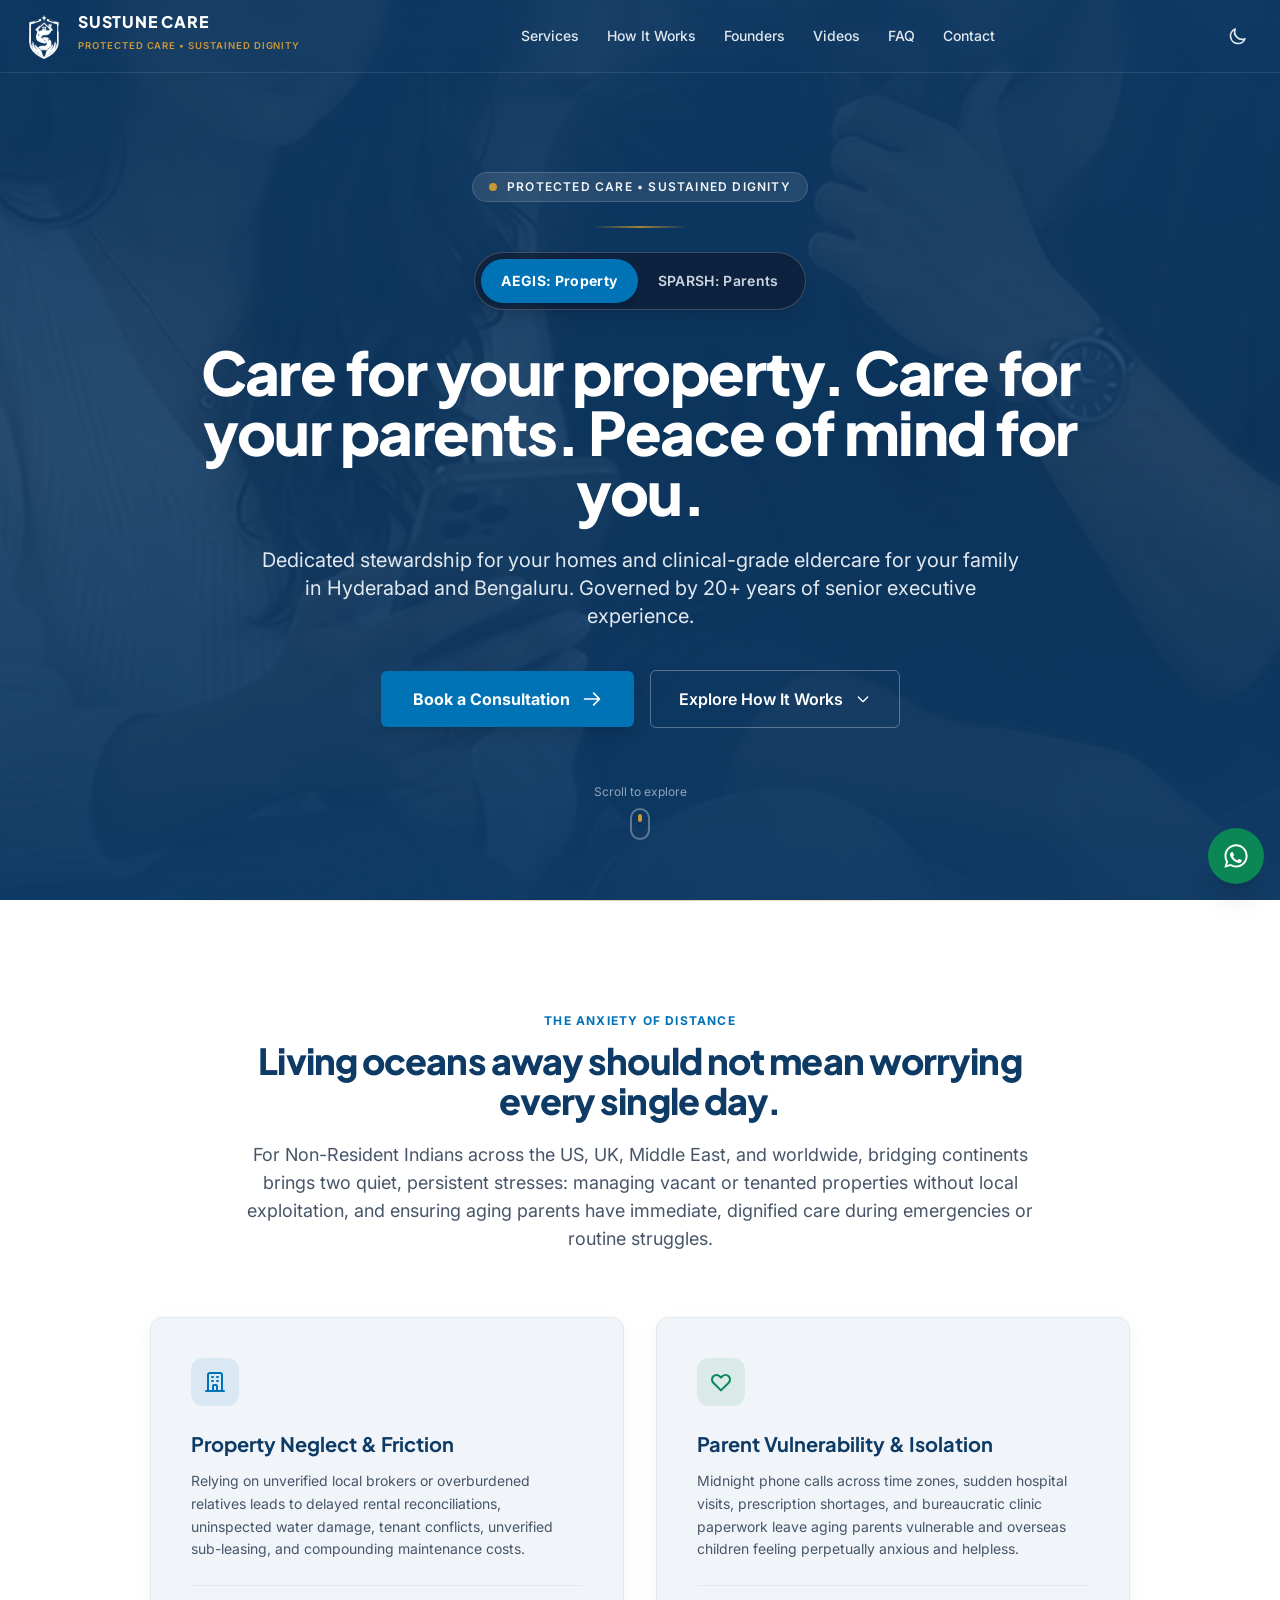
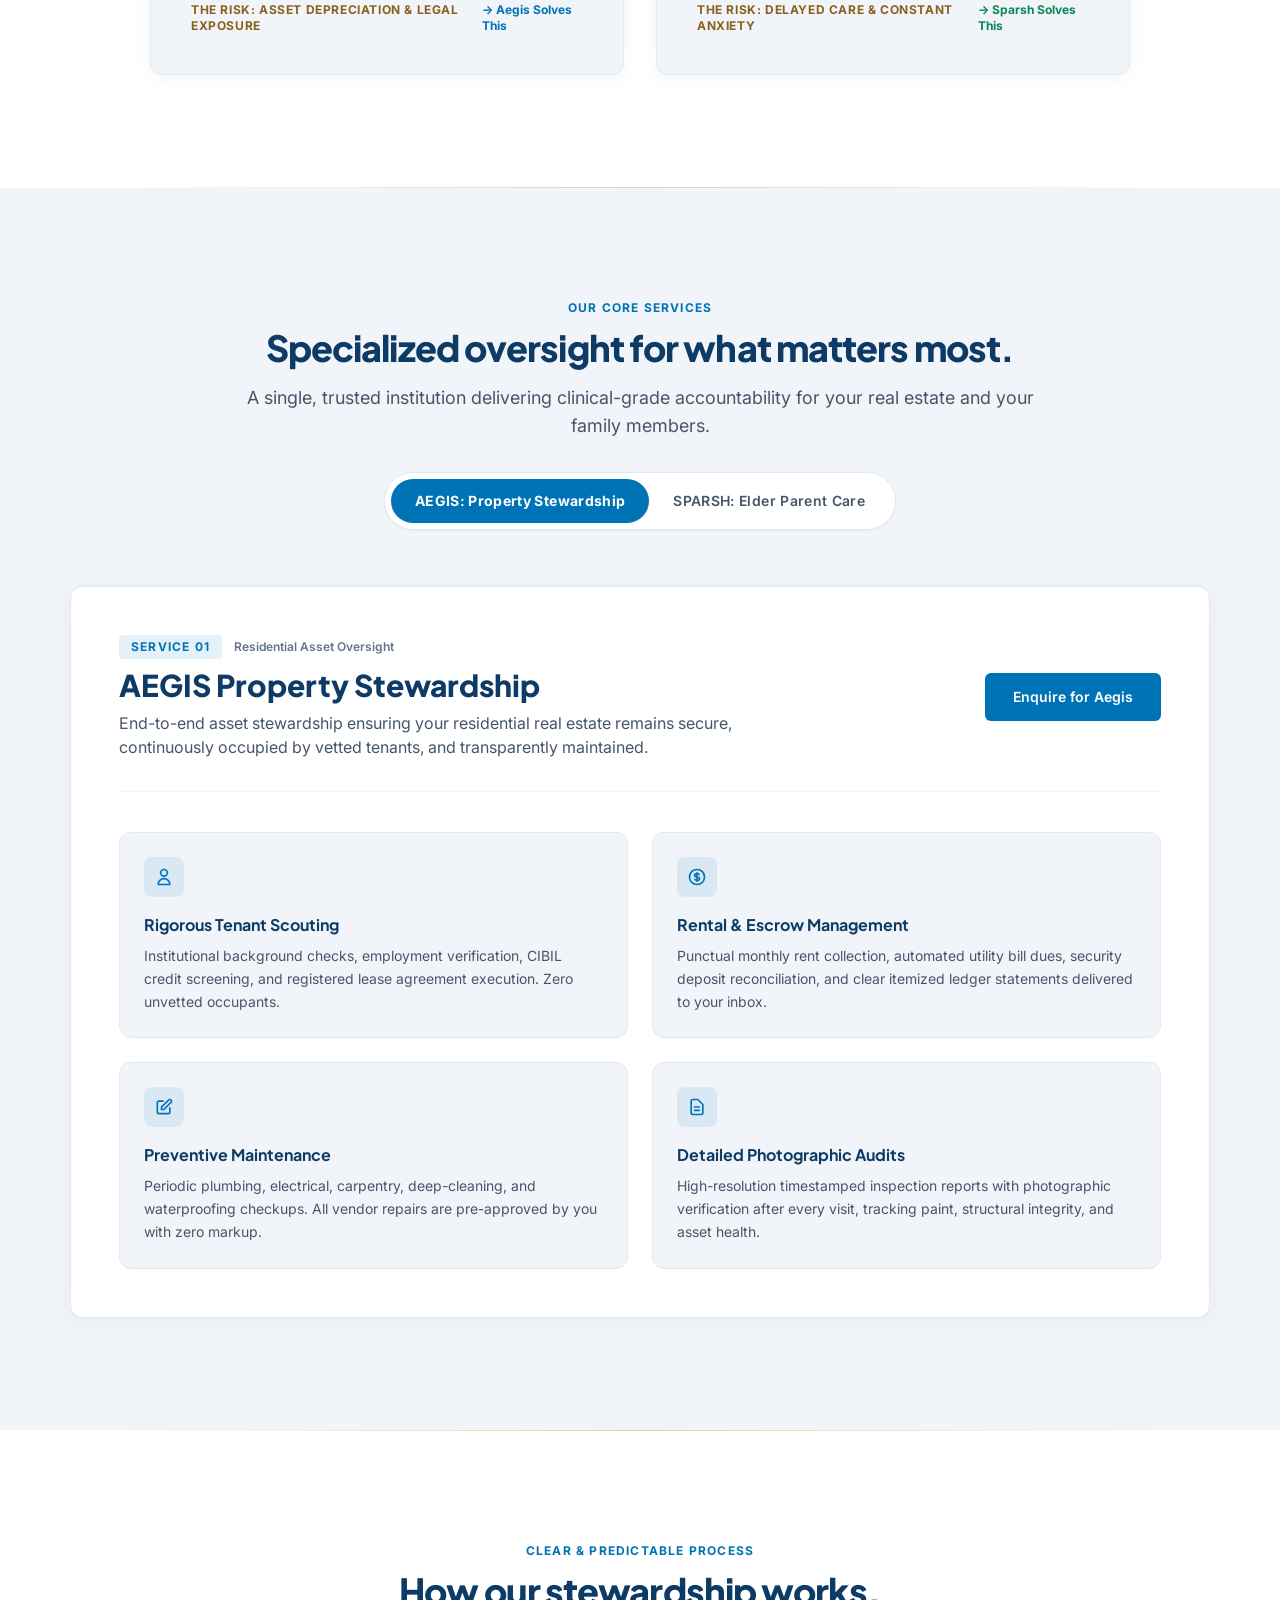
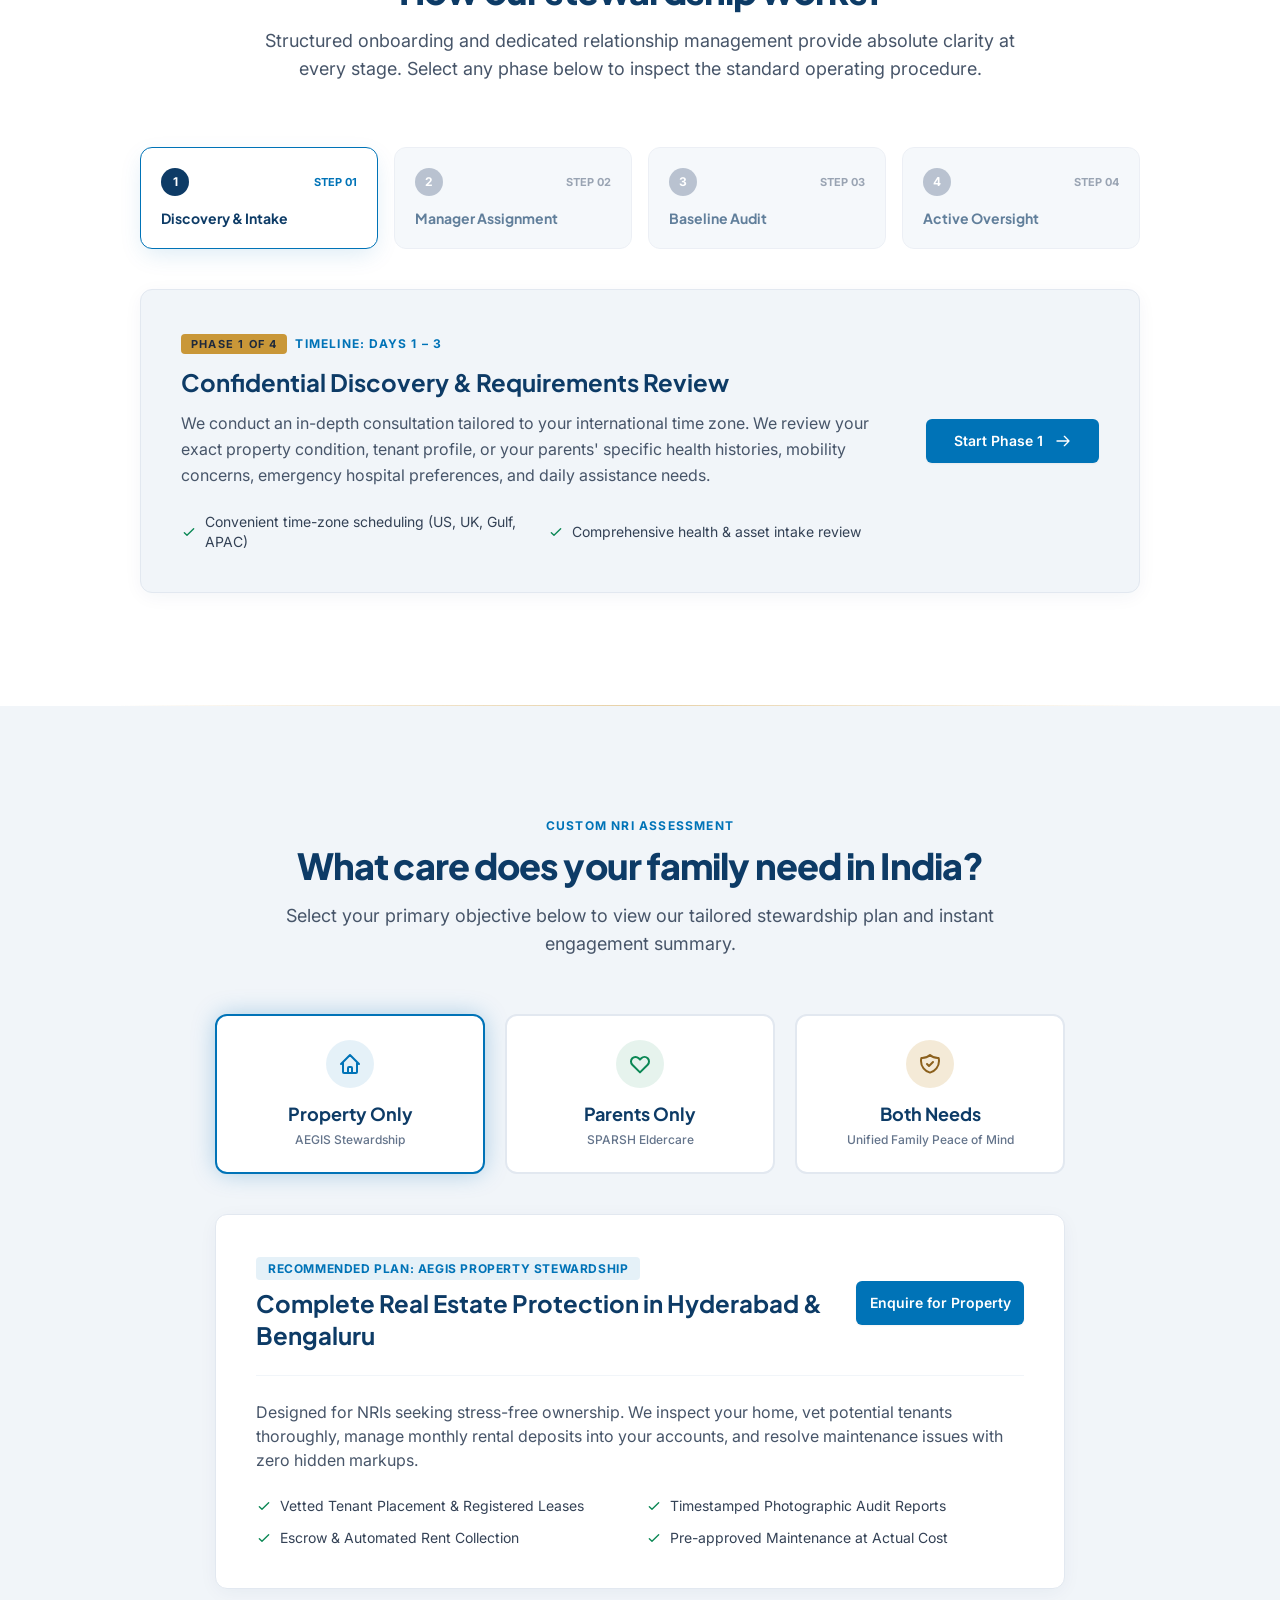
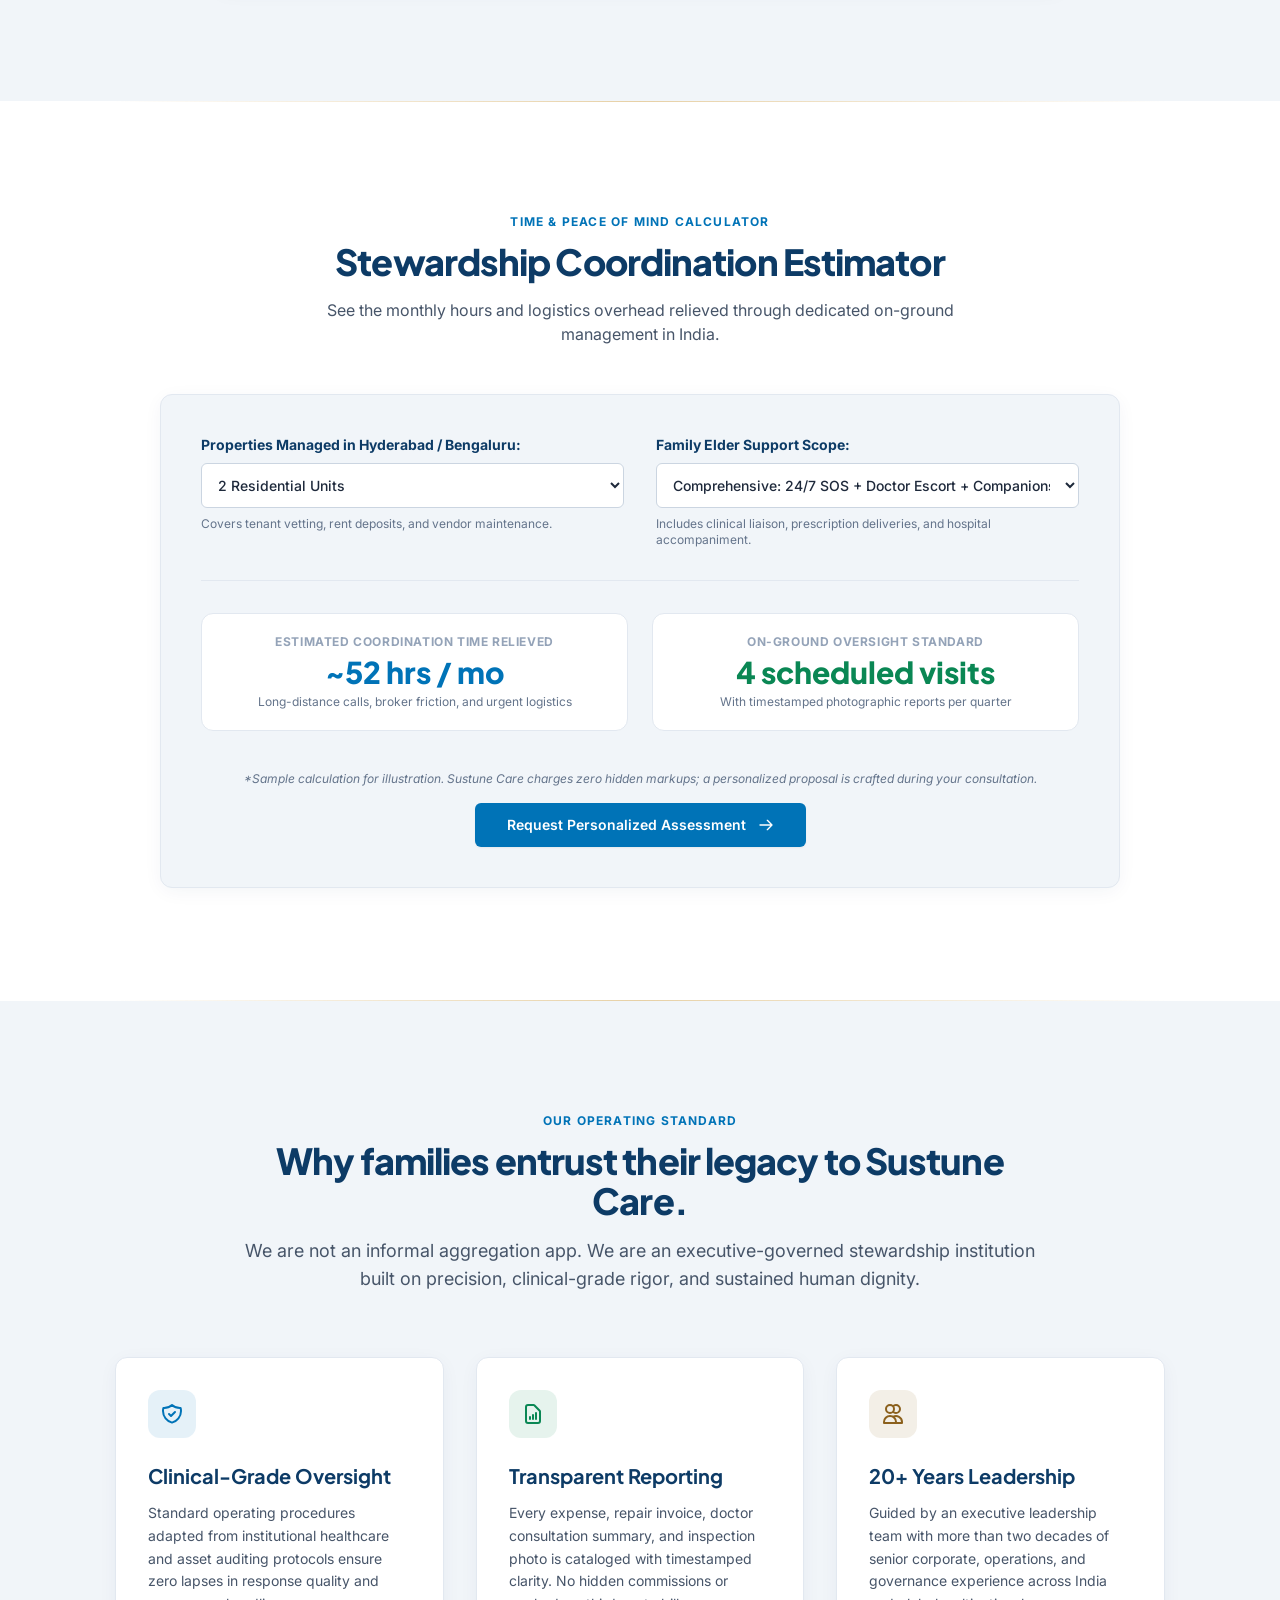
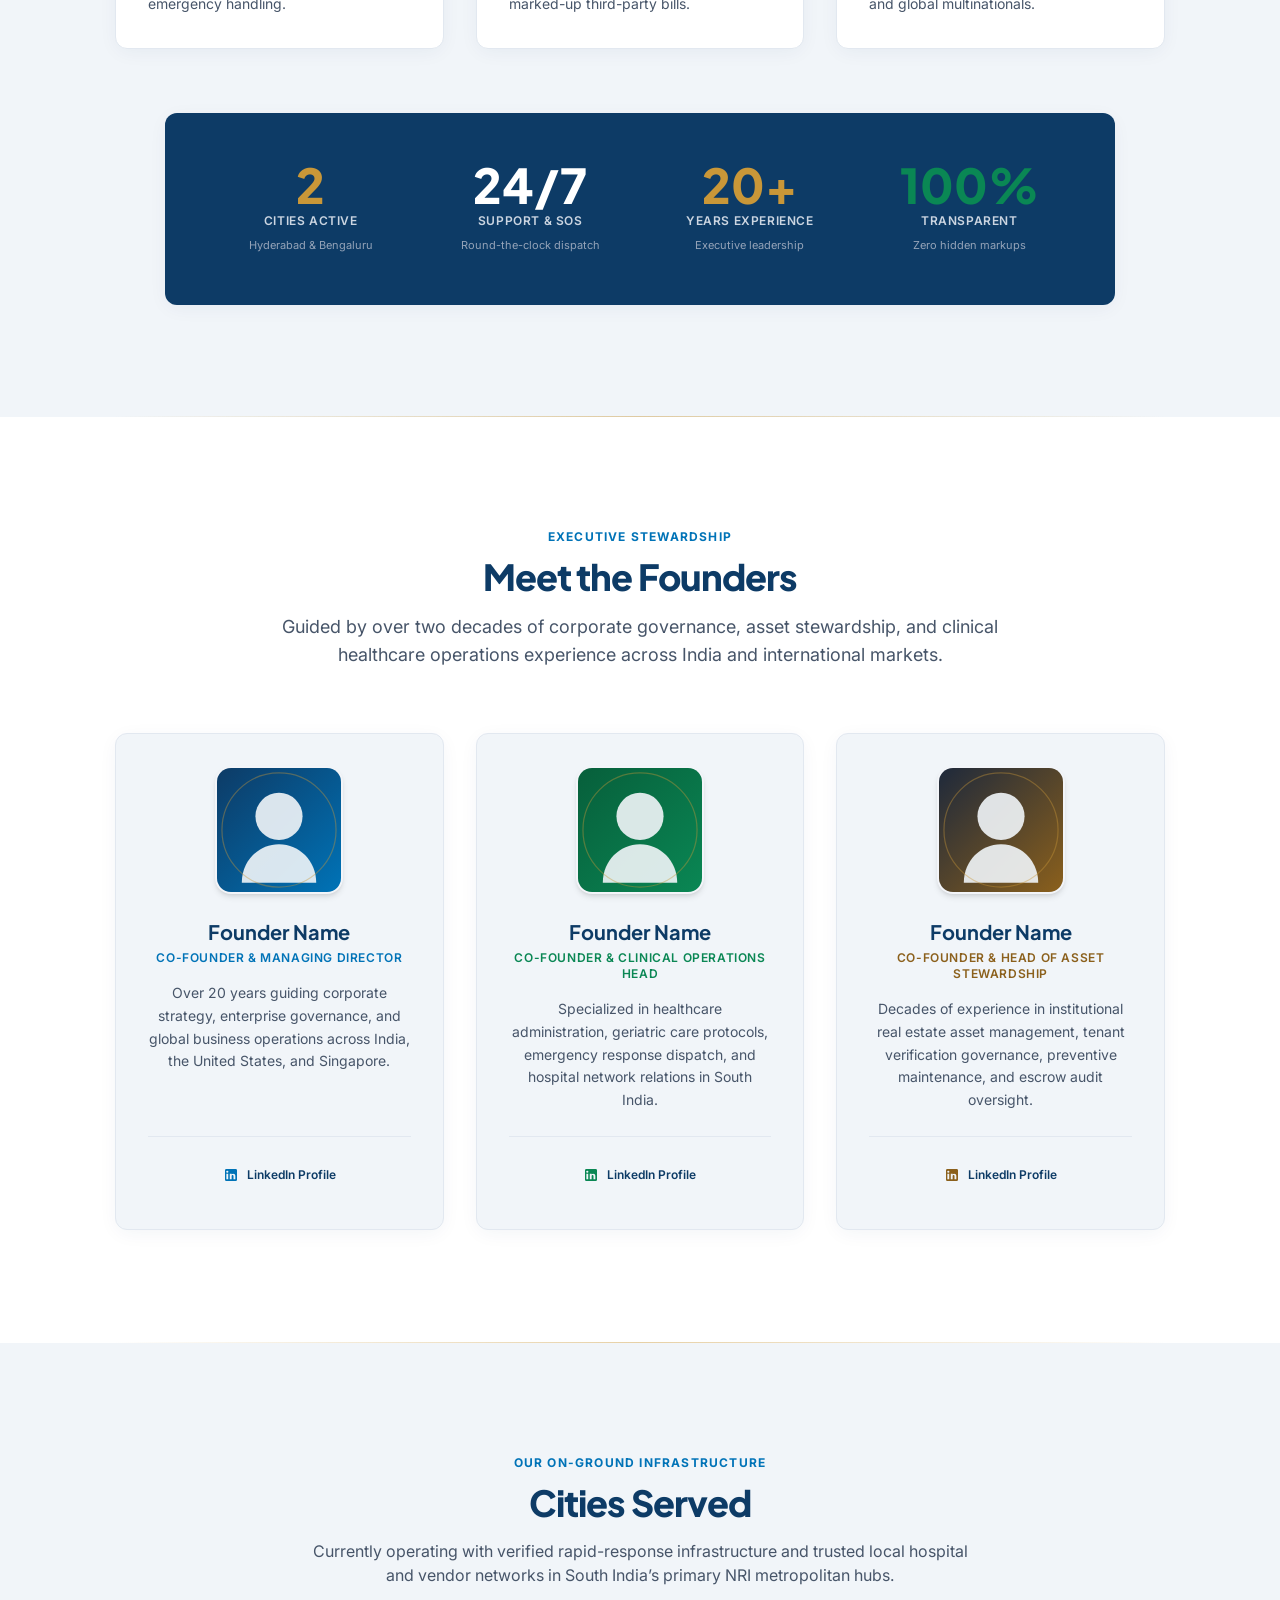
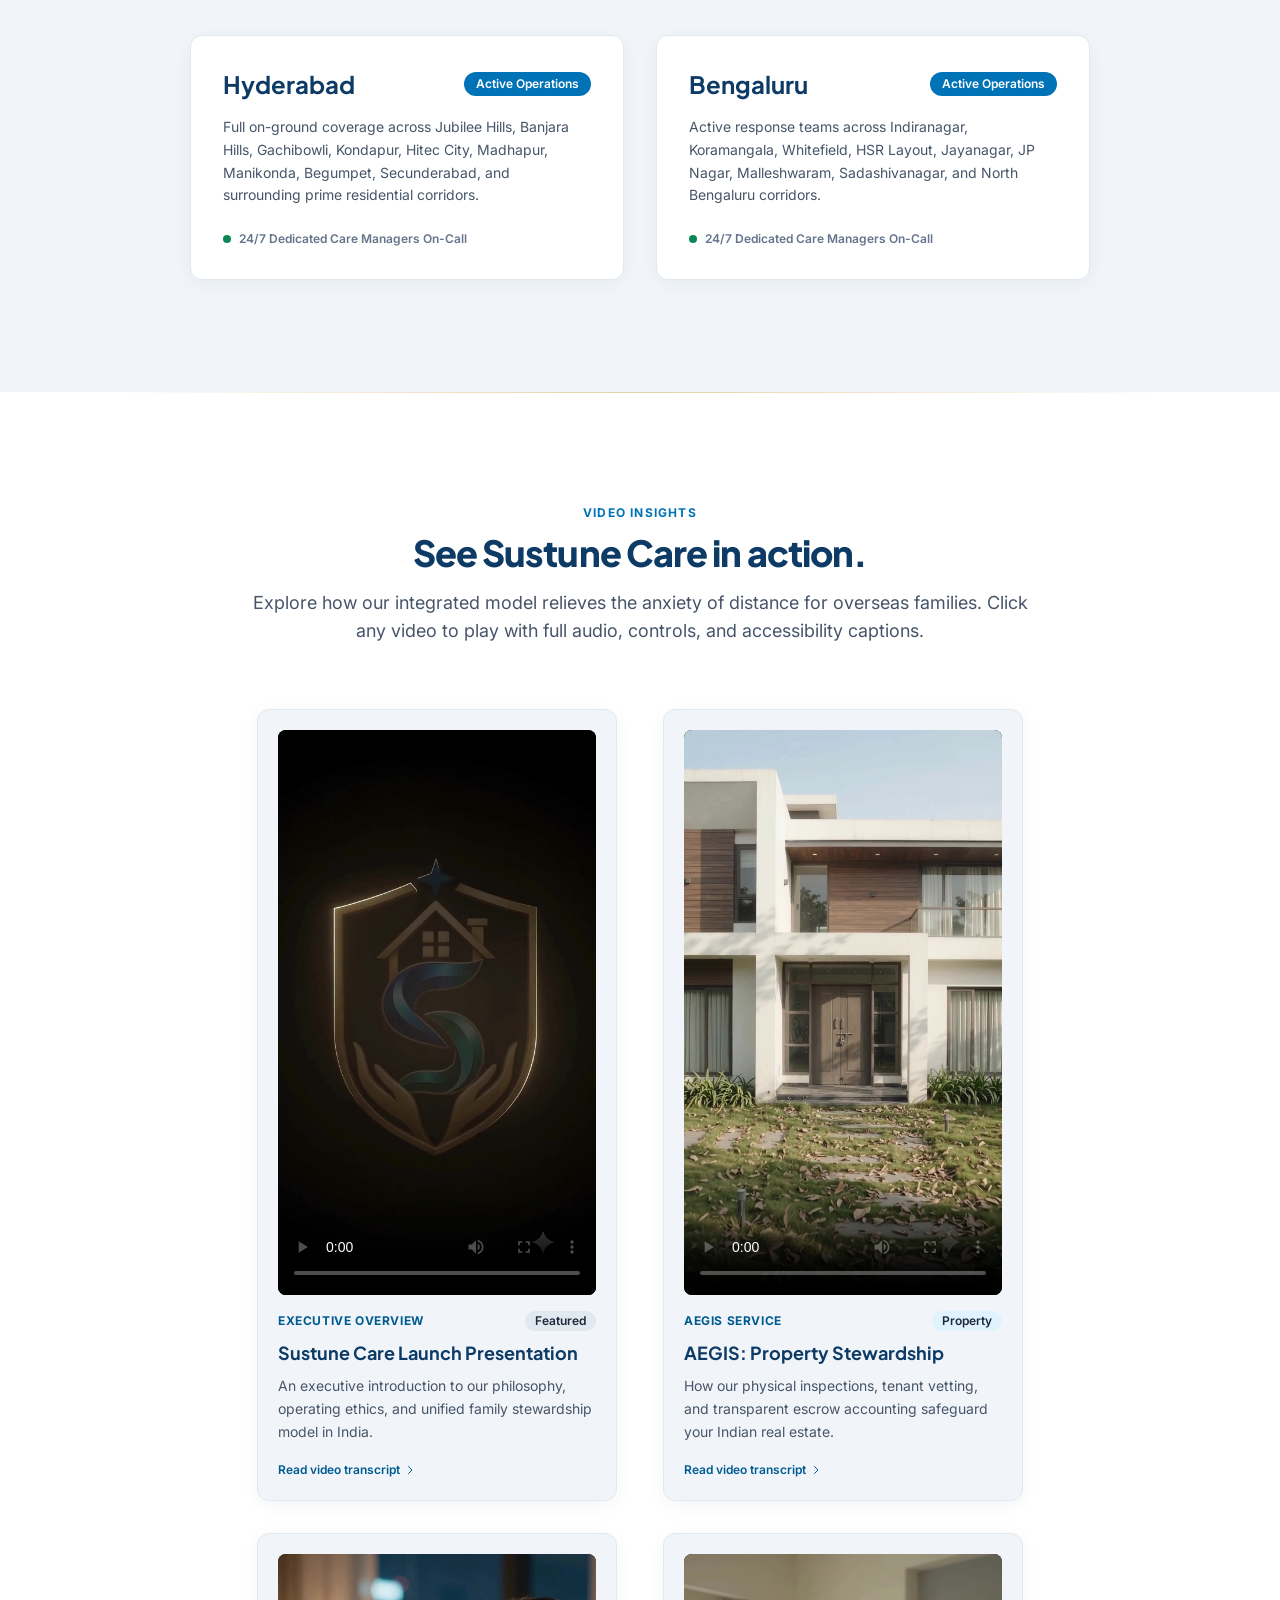
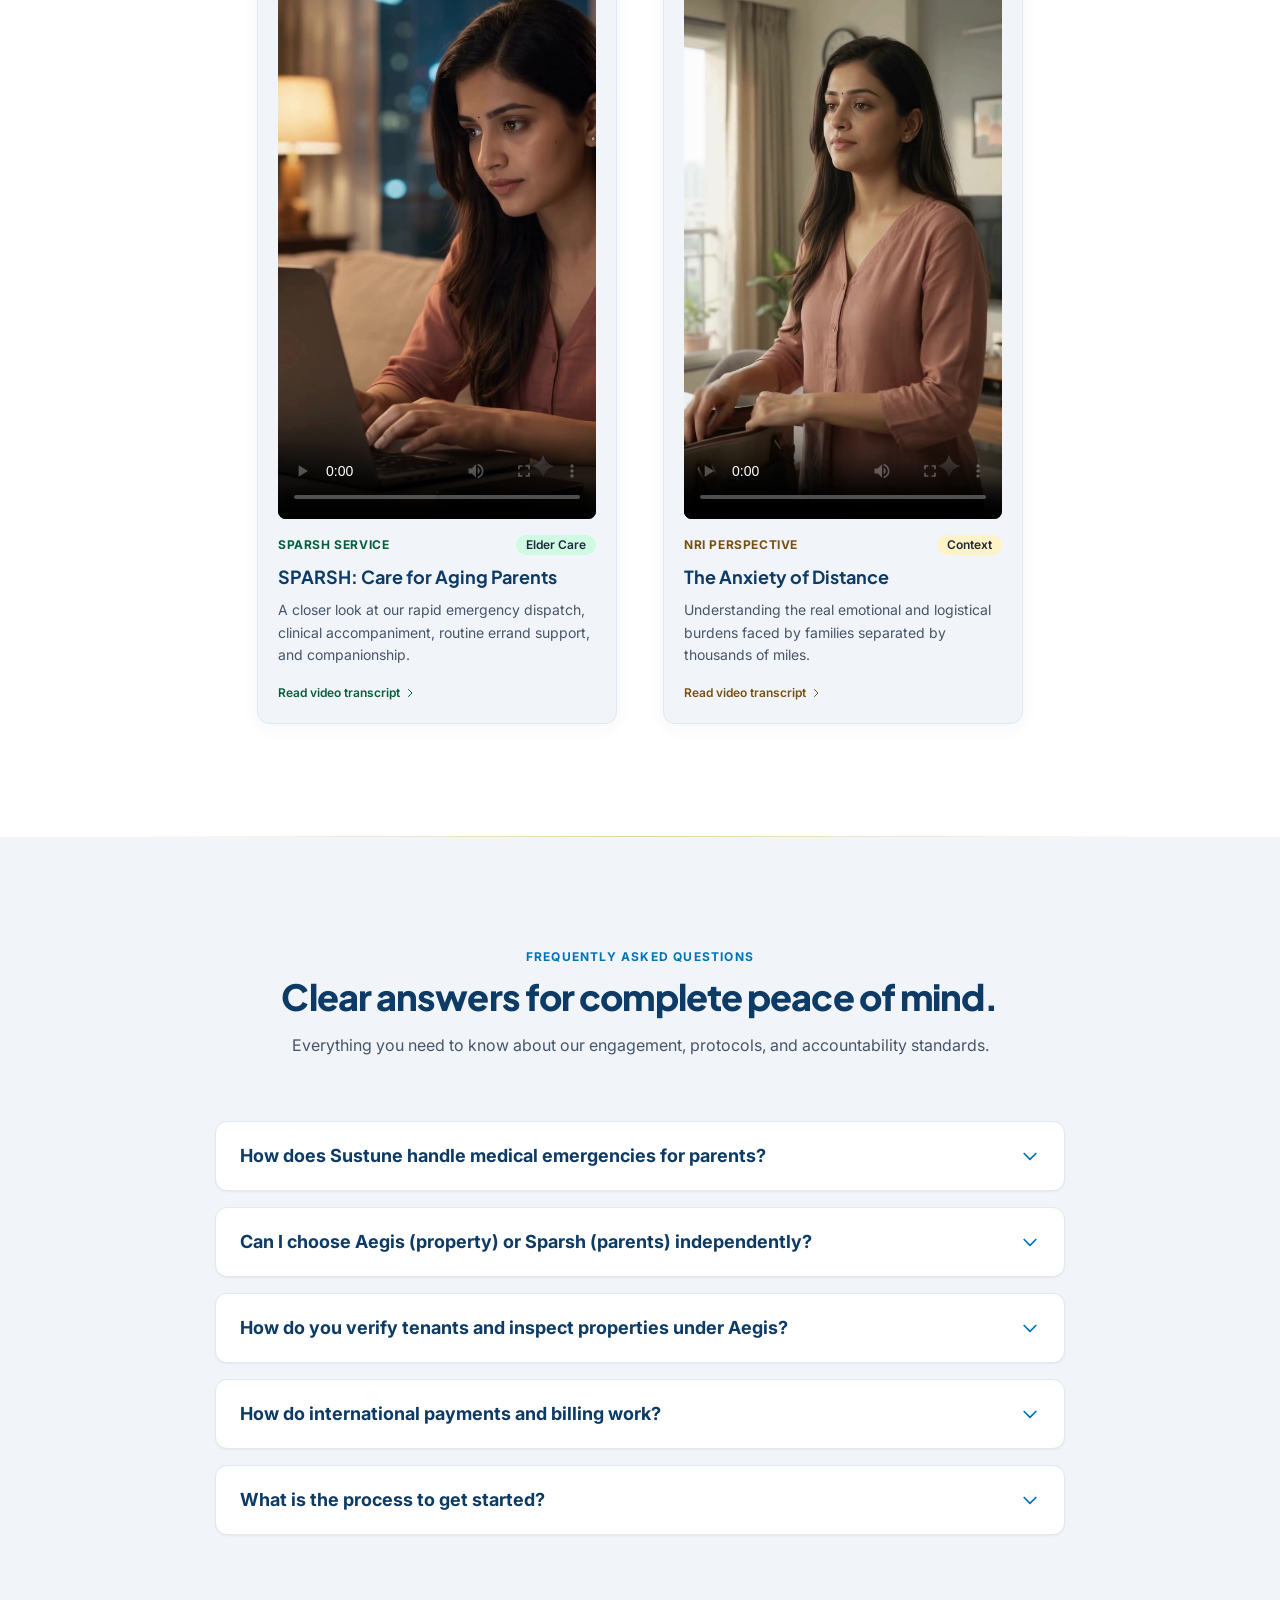
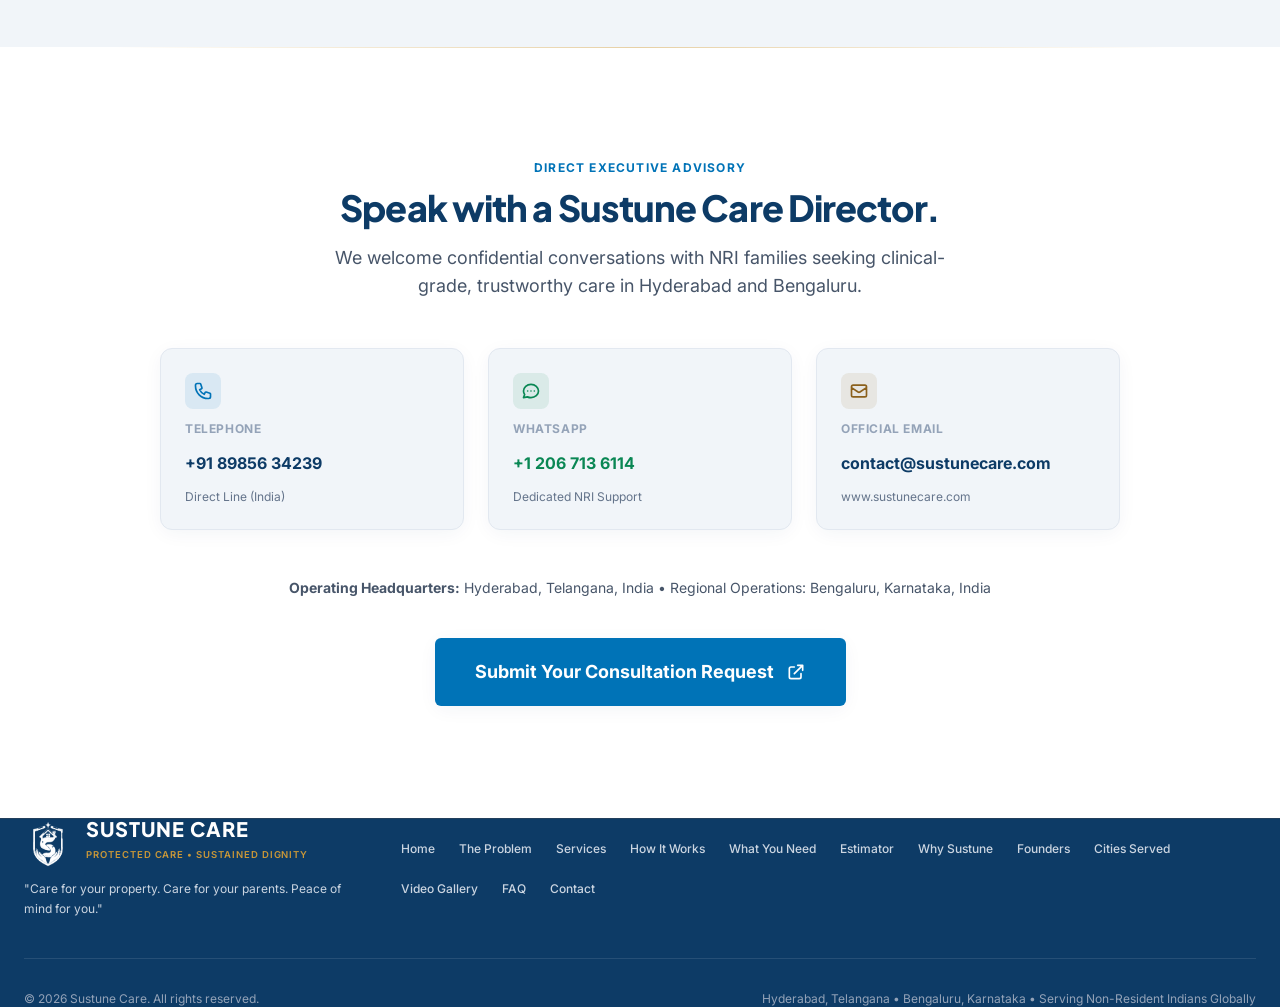
<file: index.html>
<!DOCTYPE html>
<html lang="en">
<head>
  <meta charset="UTF-8">
  <meta http-equiv="refresh" content="0; url=v2-modern/">
  <script>window.location.replace("v2-modern/");</script>
  <title>Sustune Care</title>
</head>
<body style="font-family: sans-serif; text-align: center; padding-top: 50px;">
  <p>Redirecting to <a href="v2-modern/">Sustune Care (Modern Version)</a>...</p>
</body>
</html>
</file>
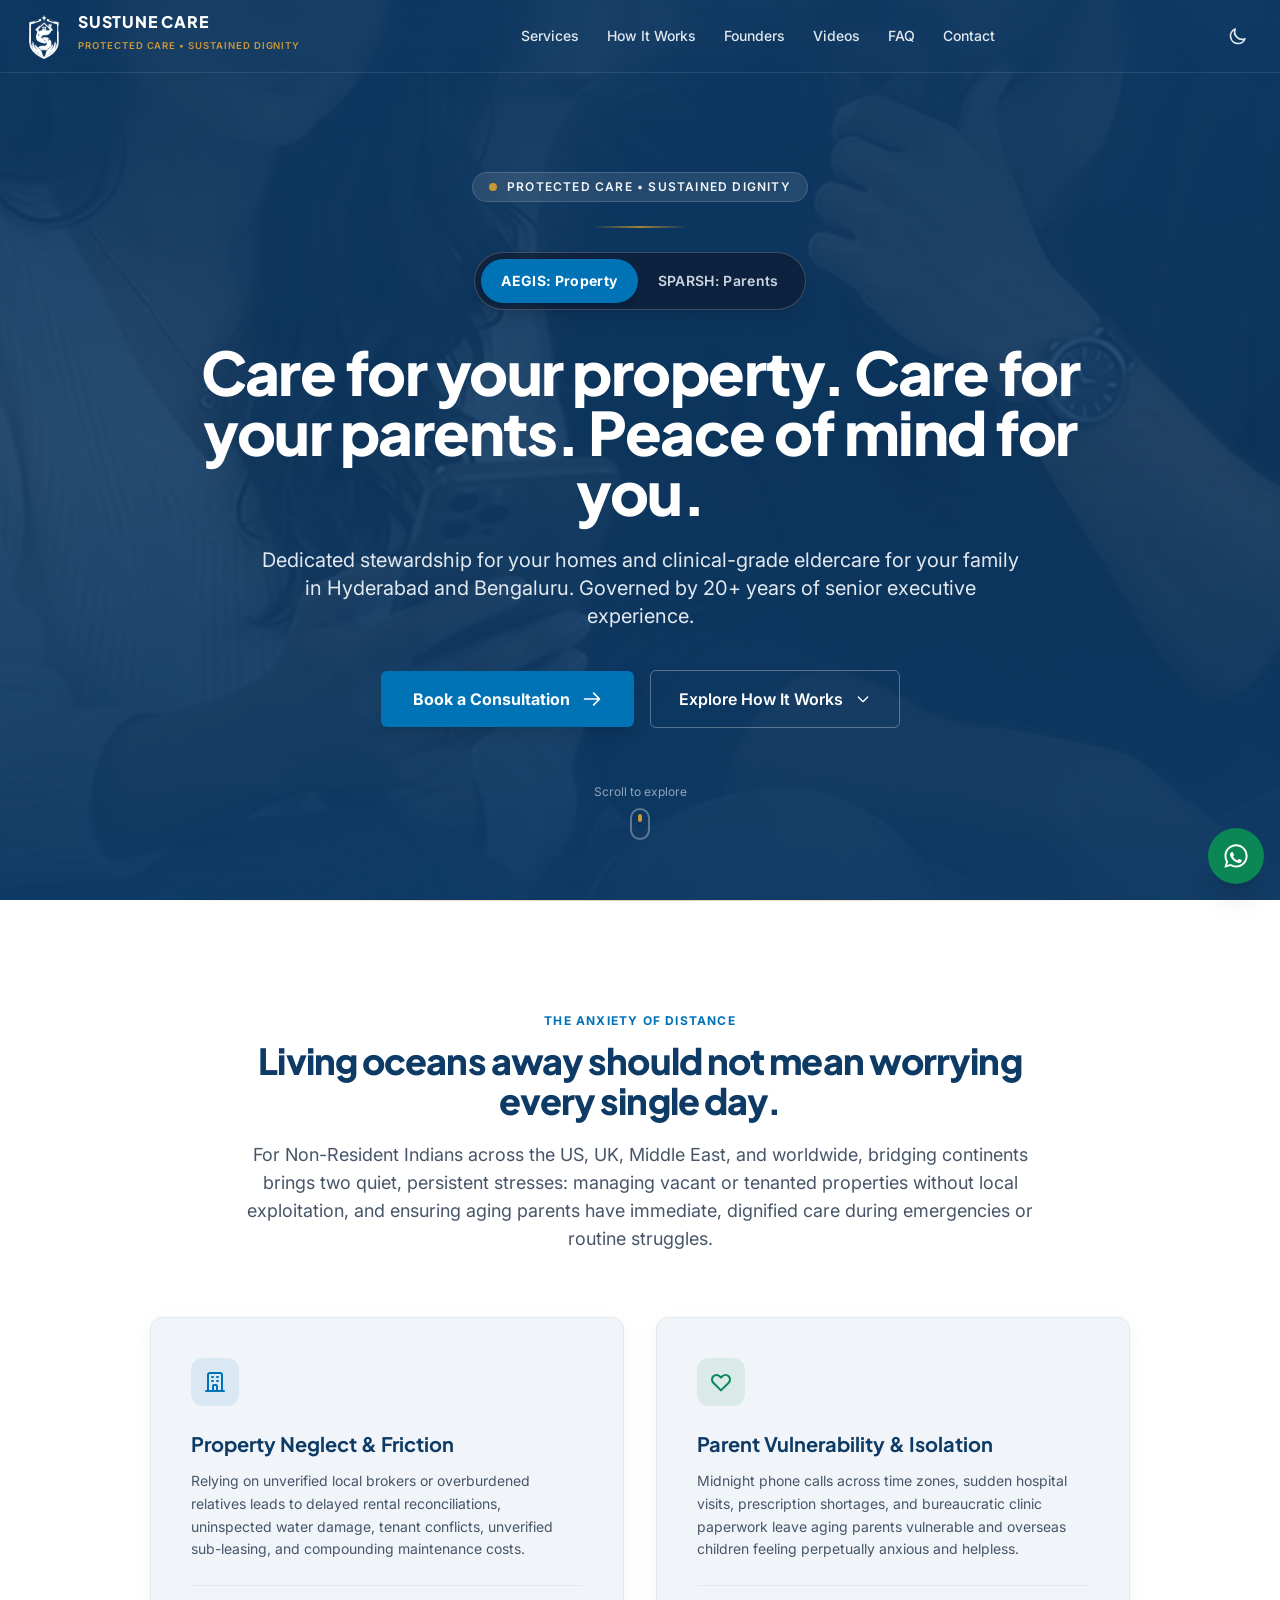
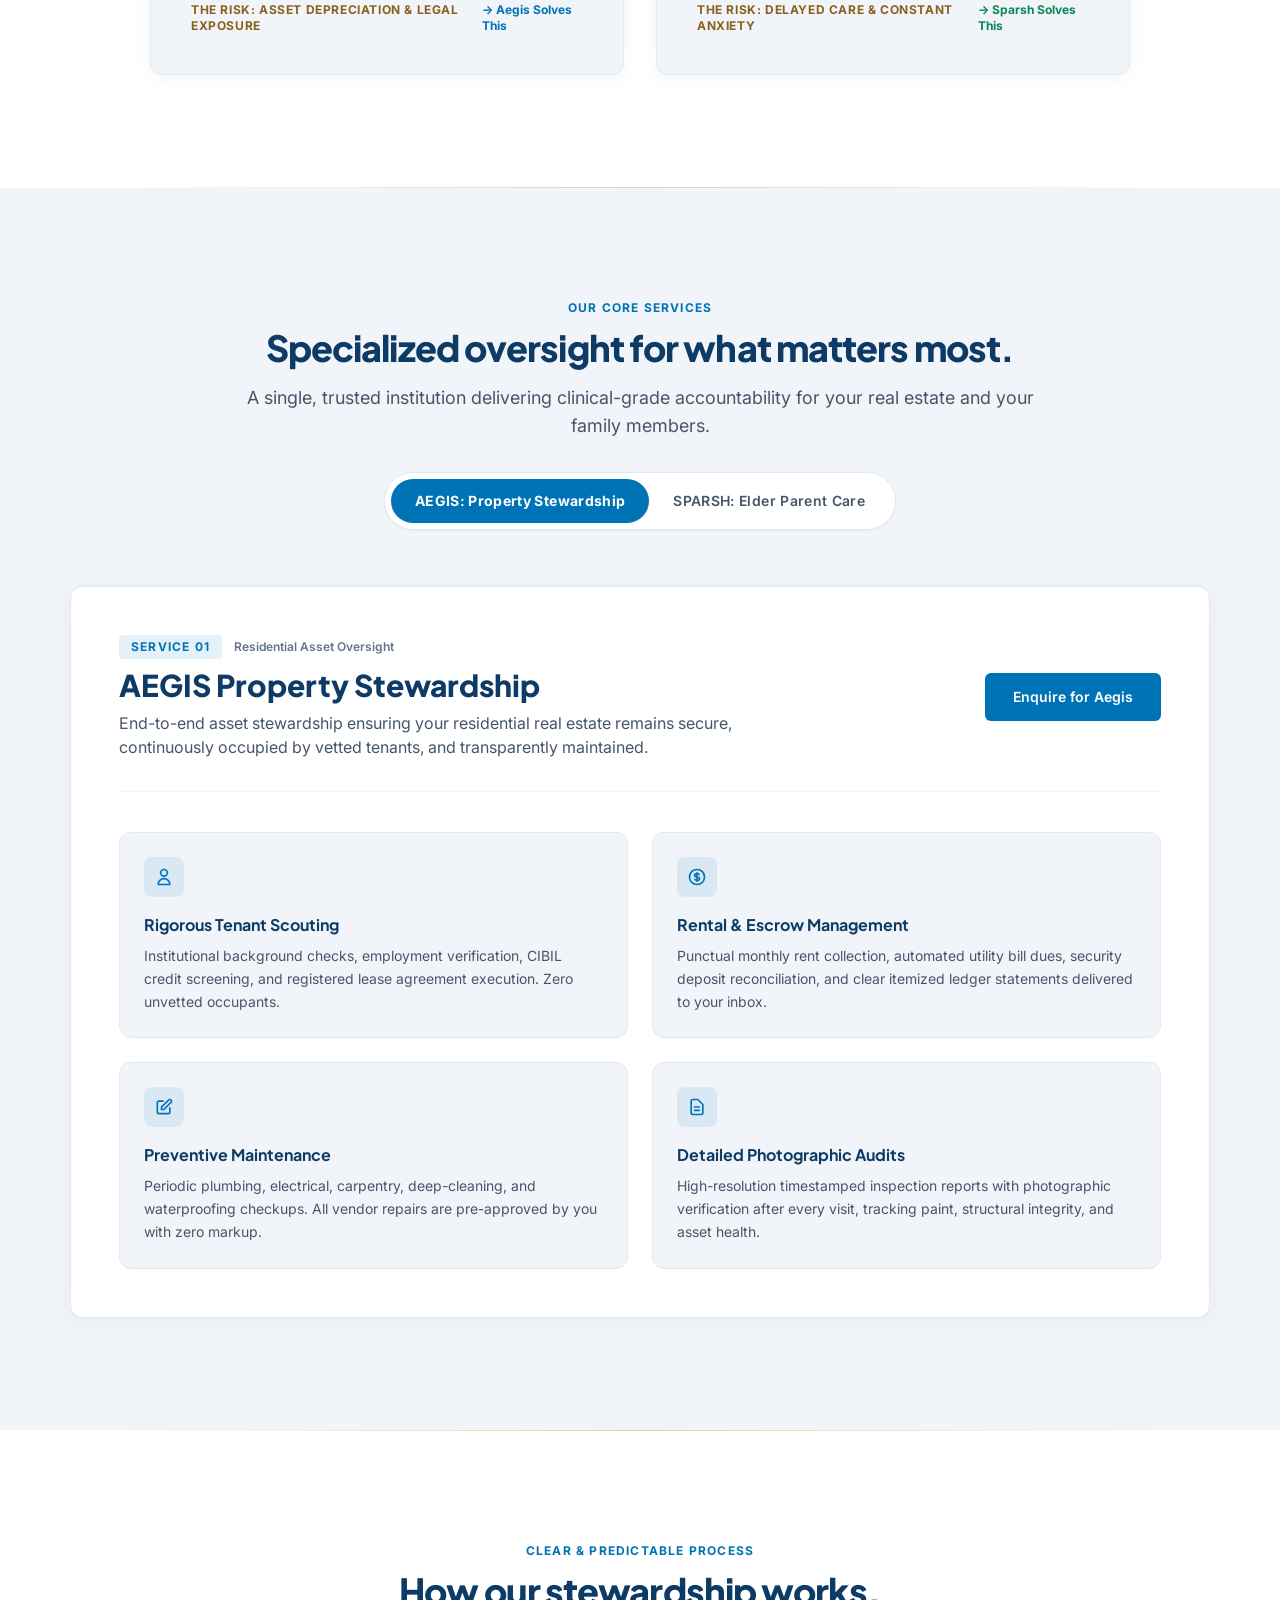
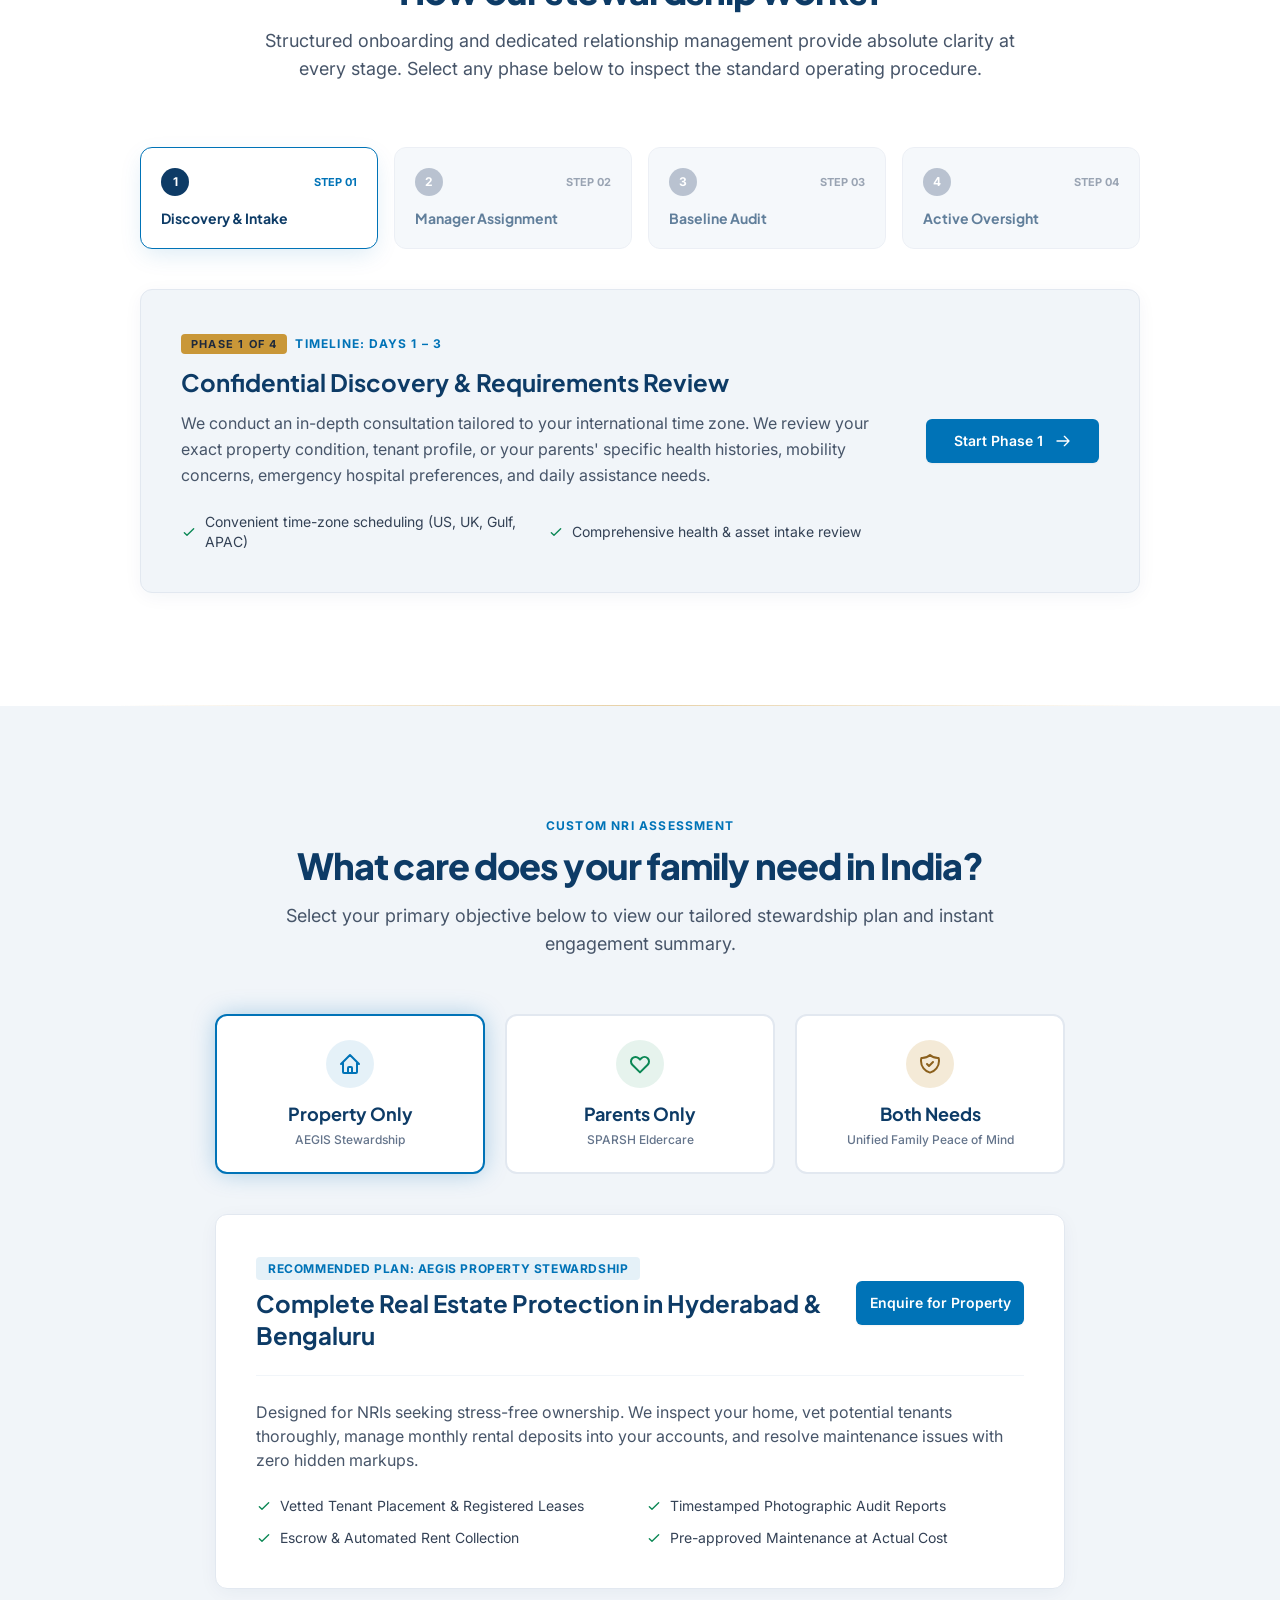
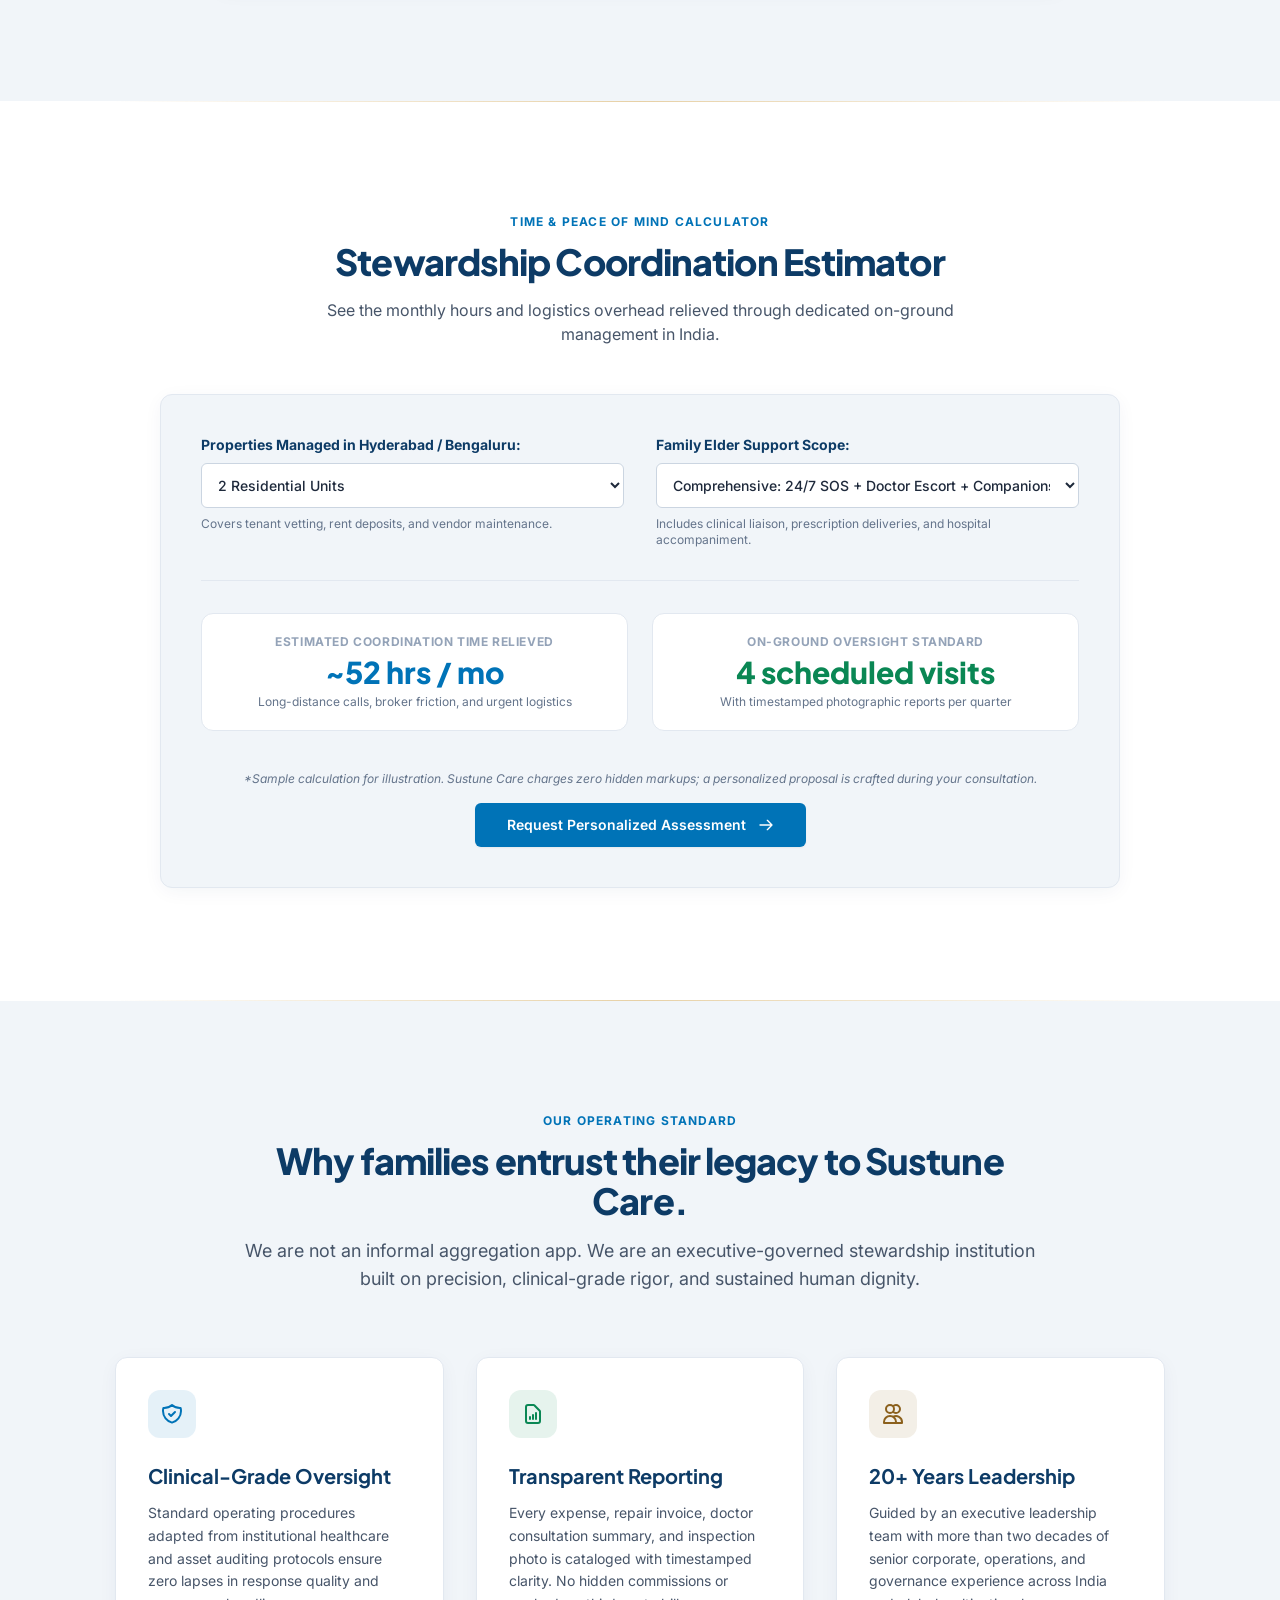
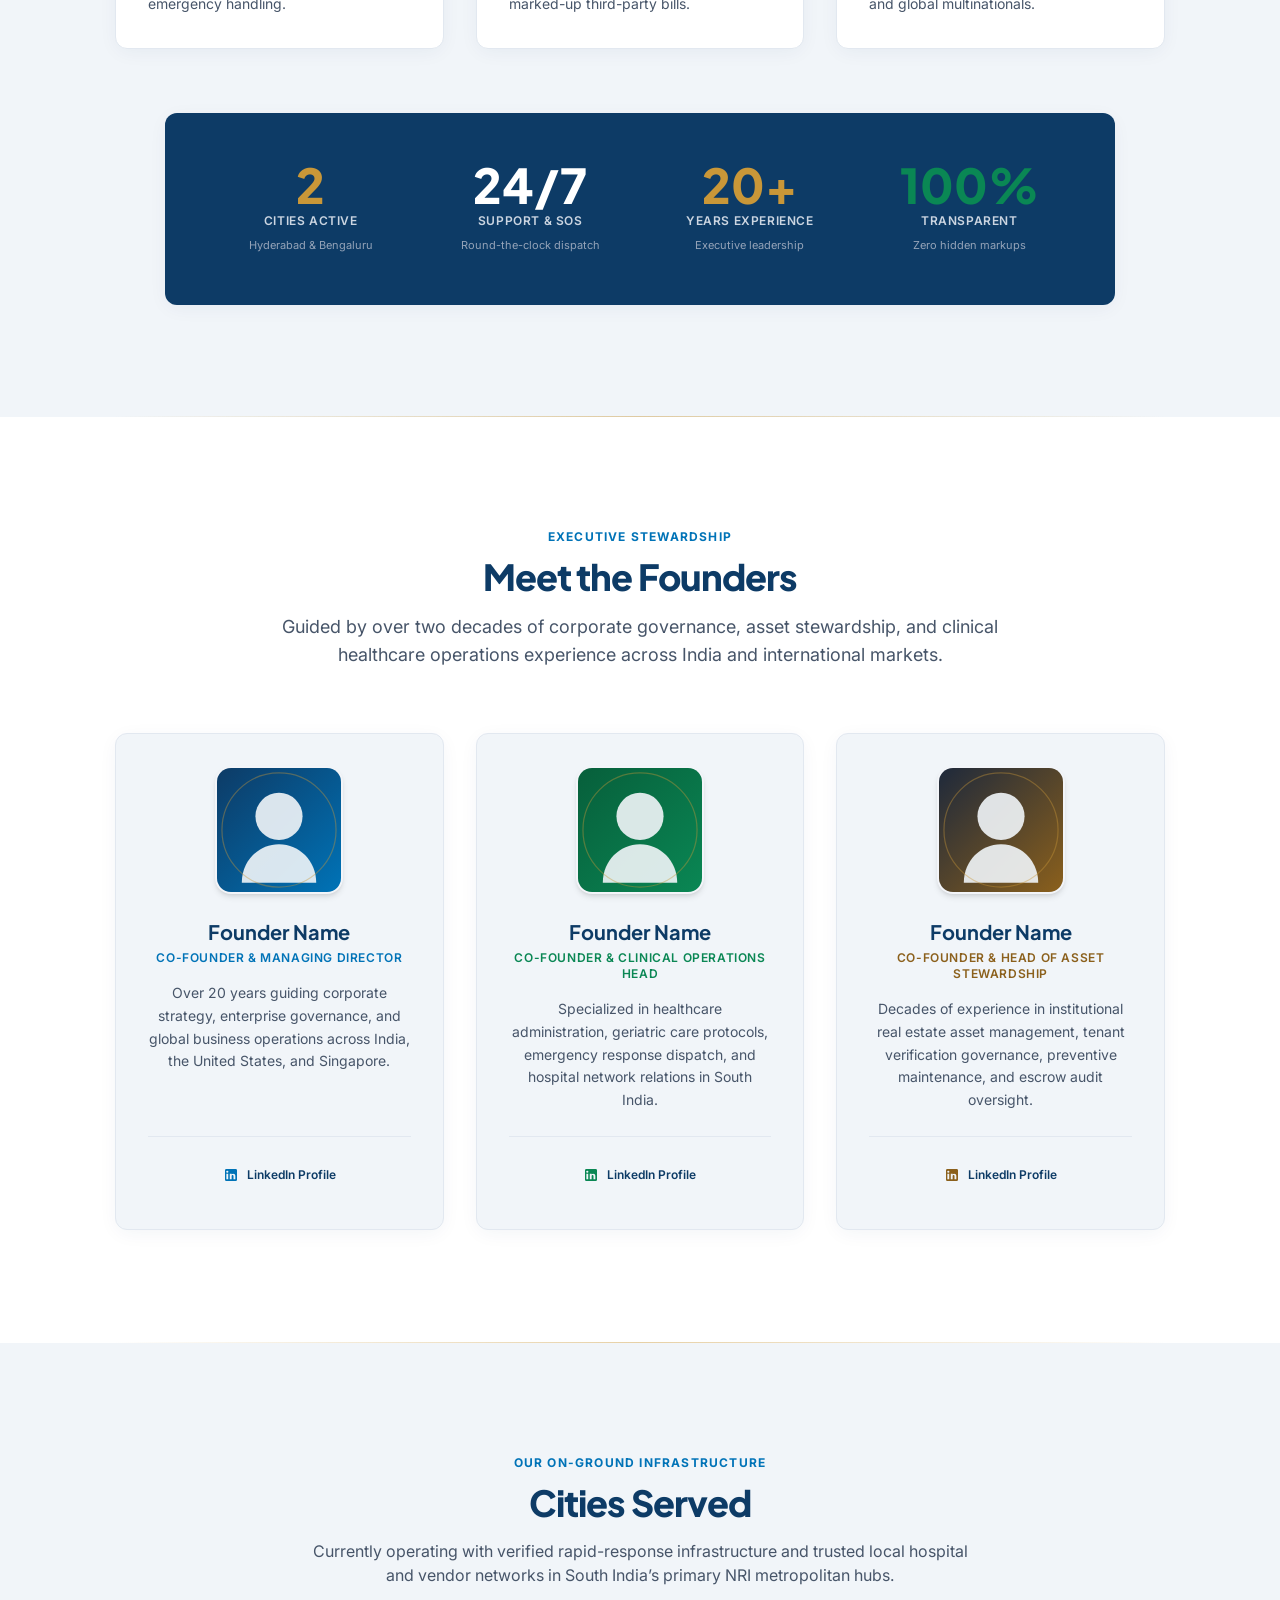
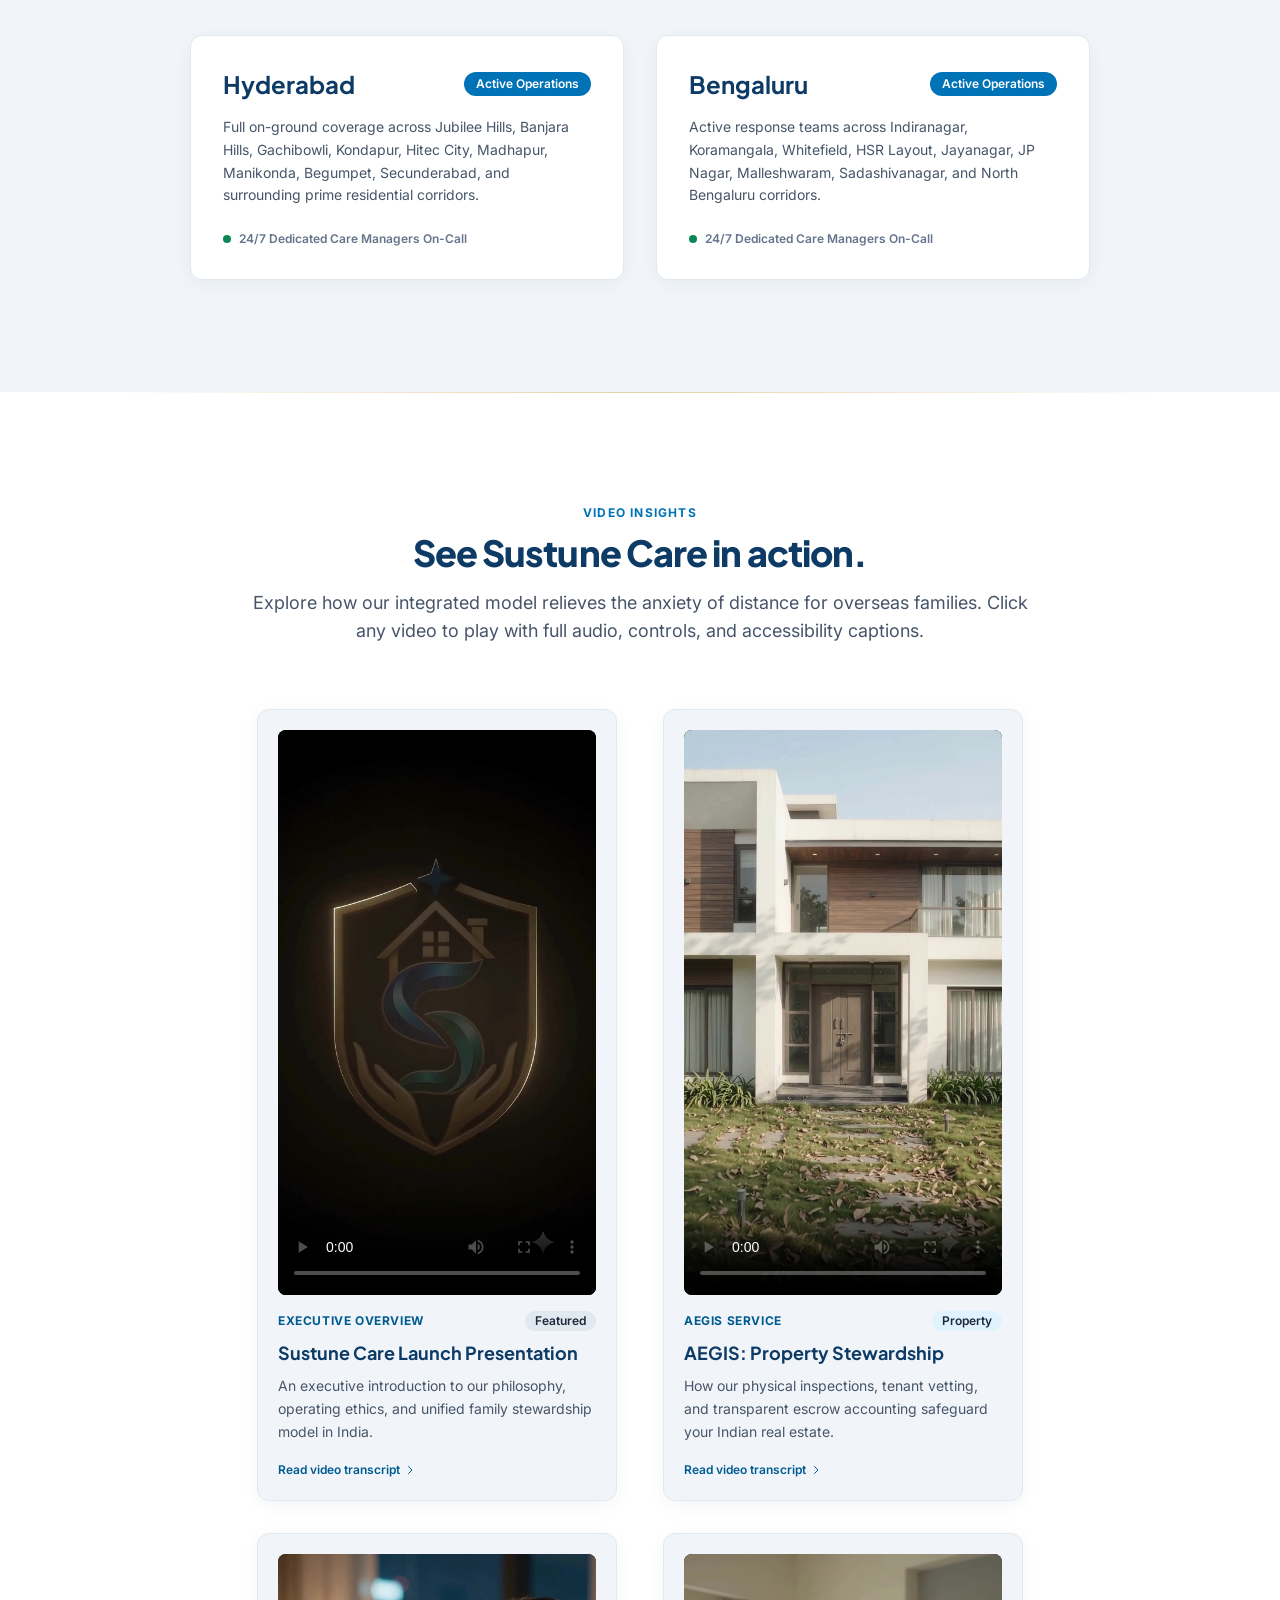
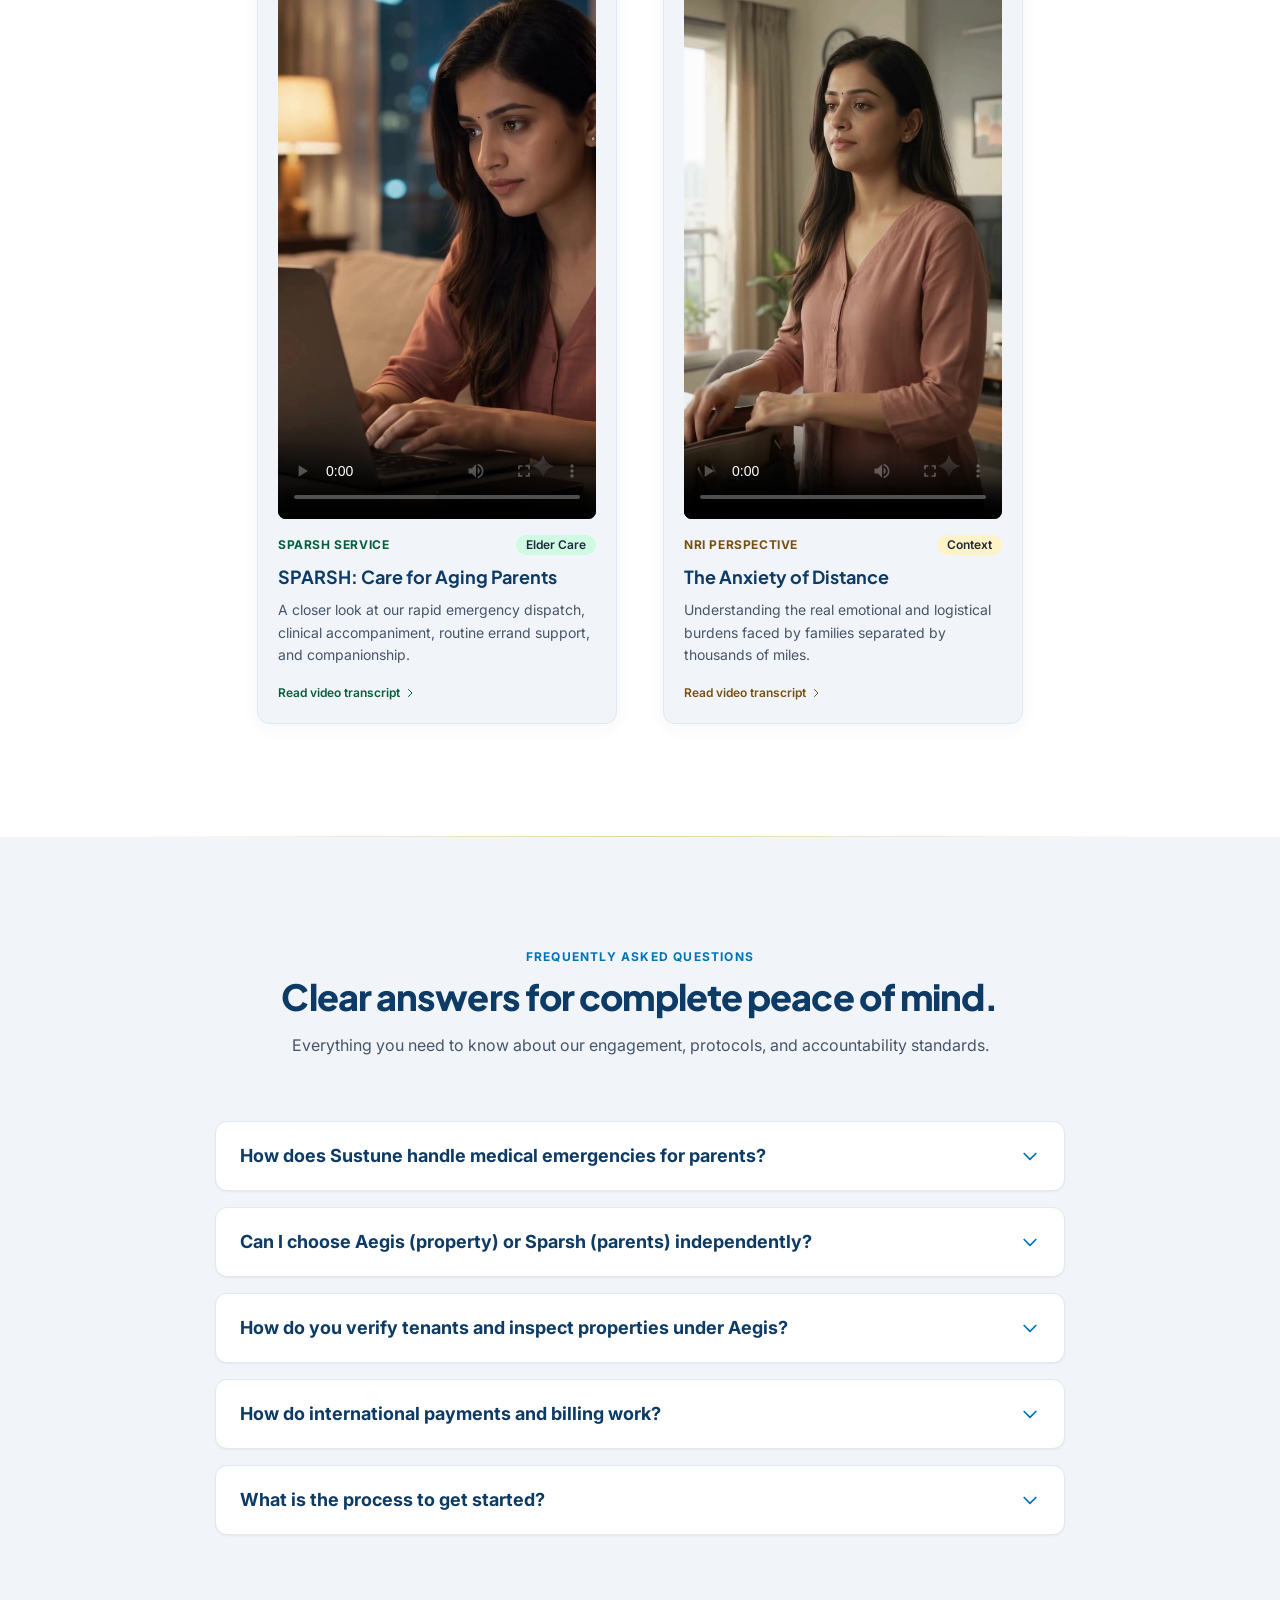
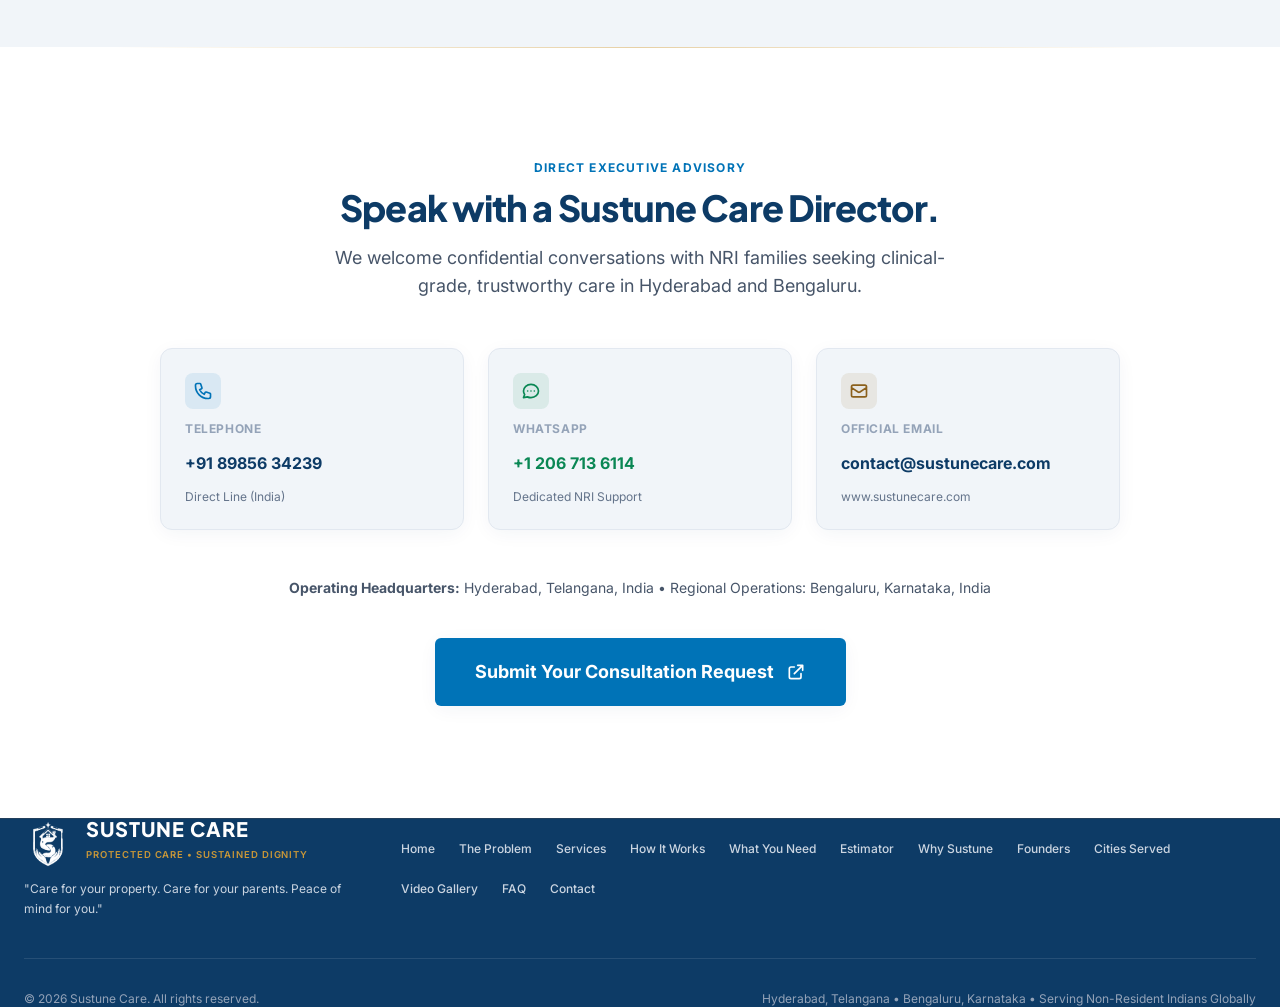
<file: v2-modern/index.html>
<!DOCTYPE html>
<html lang="en" class="scroll-smooth">
<head>
  <meta charset="UTF-8">
  <meta name="viewport" content="width=device-width, initial-scale=1.0">
  <title>Sustune Care | Protected Care. Sustained Dignity.</title>
  
  <!-- Primary Meta Tags -->
  <meta name="title" content="Sustune Care | Protected Care. Sustained Dignity.">
  <meta name="description" content="Dedicated property stewardship (Aegis) and comprehensive parent eldercare (Sparsh) for NRIs in Hyderabad and Bengaluru. Care for your property. Care for your parents. Peace of mind for you.">
  <meta name="keywords" content="NRI property management, elder care Hyderabad, elder care Bengaluru, parent care India, Aegis property stewardship, Sparsh parent care, Sustune Care">
  <meta name="author" content="Sustune Care">
  <meta name="robots" content="index, follow">

  <!-- Canonical URL Placeholder -->
  <link rel="canonical" href="https://www.sustunecare.com/v2-modern/">

  <!-- Open Graph / Facebook -->
  <meta property="og:type" content="website">
  <meta property="og:url" content="https://www.sustunecare.com/v2-modern/">
  <meta property="og:title" content="Sustune Care | Protected Care. Sustained Dignity.">
  <meta property="og:description" content="Dedicated property stewardship (Aegis) and comprehensive parent eldercare (Sparsh) for NRIs in Hyderabad and Bengaluru.">
  <meta property="og:image" content="https://www.sustunecare.com/assets/logo/sustune_emblem_@2x.webp">

  <!-- Twitter Card -->
  <meta name="twitter:card" content="summary_large_image">
  <meta name="twitter:url" content="https://www.sustunecare.com/v2-modern/">
  <meta name="twitter:title" content="Sustune Care | Protected Care. Sustained Dignity.">
  <meta name="twitter:description" content="Dedicated property stewardship (Aegis) and comprehensive parent eldercare (Sparsh) for NRIs in Hyderabad and Bengaluru.">
  <meta name="twitter:image" content="https://www.sustunecare.com/assets/logo/sustune_emblem_@2x.webp">

  <!-- Favicons -->
  <link rel="icon" type="image/x-icon" href="../assets/logo/favicon_32x32.ico">
  <link rel="icon" type="image/png" sizes="192x192" href="../assets/logo/favicon_192x192.png">
  <link rel="icon" type="image/x-icon" href="assets/logo/favicon_32x32.ico">
  <link rel="icon" type="image/png" sizes="192x192" href="assets/logo/favicon_192x192.png">

  <!-- Preconnect to Google Fonts for Performance -->
  <link rel="preconnect" href="https://fonts.googleapis.com">
  <link rel="preconnect" href="https://fonts.gstatic.com" crossorigin>
  <link href="https://fonts.googleapis.com/css2?family=Inter:wght@400;500;600;700&family=Plus+Jakarta+Sans:wght@700;800&display=swap" rel="stylesheet">

  <!-- Compiled, Minified Local CSS (No Runtime CDN / No Host Build Step Required) -->
  <link rel="stylesheet" href="assets/css/style.css">

  <!-- JSON-LD Structured Data Schema for Search Engines -->
  <script type="application/ld+json">
  {
    "@context": "https://schema.org",
    "@type": "Organization",
    "name": "Sustune Care",
    "url": "https://www.sustunecare.com",
    "logo": "https://www.sustunecare.com/assets/logo/sustune_logo_horizontal_lockup.svg",
    "description": "Protected Care. Sustained Dignity. Dedicated property stewardship and clinical-grade parent eldercare for Non-Resident Indians.",
    "telephone": "+91-89856-34239",
    "email": "contact@sustunecare.com",
    "address": {
      "@type": "PostalAddress",
      "addressLocality": "Hyderabad",
      "addressRegion": "Telangana",
      "addressCountry": "IN"
    },
    "areaServed": [
      {
        "@type": "City",
        "name": "Hyderabad"
      },
      {
        "@type": "City",
        "name": "Bengaluru"
      }
    ]
  }
  </script>
</head>
<body class="min-h-screen flex flex-col bg-white text-slate-dark text-base selection:bg-cerulean/20 selection:text-deep-marine overflow-x-hidden">

  <!-- ============================================================ -->
  <!-- ACCESSIBILITY: SKIP TO MAIN CONTENT LINK                     -->
  <!-- ============================================================ -->
  <a href="#main-content" class="skip-link">Skip to main content</a>

  <!-- ============================================================ -->
  <!-- SCROLL PROGRESS INDICATOR                                    -->
  <!-- ============================================================ -->
  <div id="scrollProgressBar" class="fixed top-0 left-0 h-[3px] bg-gradient-to-r from-cerulean via-imperial-gold to-emerald-care z-[60] transition-all duration-75 w-0" role="progressbar" aria-label="Reading progress" aria-valuemin="0" aria-valuemax="100"></div>

  <!-- ============================================================ -->
  <!-- STICKY GLASS-EFFECT NAVBAR                                   -->
  <!-- ============================================================ -->
  <header 
    id="mainNavbar" 
    class="fixed top-0 left-0 right-0 z-50 transition-all duration-300 py-3 md:py-4 px-4 sm:px-6 bg-[#0D3B66]/90 backdrop-blur-md border-b border-white/10"
    role="banner">
    <div class="max-w-[1240px] mx-auto flex items-center justify-between gap-3 min-w-0">
      
      <!-- Brand Logo Lockup (Reversed white version on dark header) -->
      <a href="#hero" class="flex items-center gap-2.5 sm:gap-3.5 focus-visible:ring-2 focus-visible:ring-cerulean rounded group min-w-0 flex-shrink" aria-label="Sustune Care Home">
        <img 
          src="../assets/logo/sustune_emblem_reversed_white.png" 
          onerror="this.onerror=null; this.src='assets/logo/sustune_emblem_reversed_white.png';" 
          alt="Sustune Care Logo" 
          width="48" 
          height="48"
          class="h-12 w-auto object-contain block transition-transform group-hover:scale-105 flex-shrink-0"
          style="min-height: 48px;"
        />
        <div class="flex flex-col text-left min-w-0">
          <span class="font-heading font-extrabold text-[17px] sm:text-xl tracking-wider text-white leading-none whitespace-nowrap">SUSTUNE CARE</span>
          <span class="hidden xl:inline-block text-[9.5px] font-semibold text-imperial-gold tracking-widest uppercase mt-1 whitespace-nowrap">Protected Care &bull; Sustained Dignity</span>
        </div>
      </a>

      <!-- Desktop Navigation Links (6 top-level links with whitespace-nowrap) -->
      <nav class="hidden lg:flex items-center gap-5 xl:gap-7" aria-label="Main Navigation">
        <a href="#services" class="text-sm font-medium text-slate-200 hover:text-white transition-colors whitespace-nowrap">Services</a>
        <a href="#how-it-works" class="text-sm font-medium text-slate-200 hover:text-white transition-colors whitespace-nowrap">How It Works</a>
        <a href="#founders" class="text-sm font-medium text-slate-200 hover:text-white transition-colors whitespace-nowrap">Founders</a>
        <a href="#videos" class="text-sm font-medium text-slate-200 hover:text-white transition-colors whitespace-nowrap">Videos</a>
        <a href="#faq" class="text-sm font-medium text-slate-200 hover:text-white transition-colors whitespace-nowrap">FAQ</a>
        <a href="#contact" class="text-sm font-medium text-slate-200 hover:text-white transition-colors whitespace-nowrap">Contact</a>
      </nav>

      <!-- Theme Toggle & Navigation Controls -->
      <div class="flex items-center gap-2 sm:gap-3 flex-shrink-0">
        
        <!-- Light / Dark Theme Toggle Button (44px target) -->
        <button 
          type="button" 
          id="themeToggleBtn" 
          class="p-2.5 rounded-full text-slate-200 hover:text-white hover:bg-white/10 transition-colors focus-visible:ring-2 focus-visible:ring-imperial-gold w-11 h-11 min-w-[44px] min-h-[44px] flex items-center justify-center flex-shrink-0"
          aria-label="Toggle color theme">
          <!-- Sun Icon (shown in dark mode) -->
          <svg id="themeSunIcon" class="w-5 h-5 hidden" fill="none" stroke="currentColor" viewBox="0 0 24 24">
            <path stroke-linecap="round" stroke-linejoin="round" stroke-width="2" d="M12 3v1m0 16v1m9-9h-1M4 12H3m15.364 6.364l-.707-.707M6.343 6.343l-.707-.707m12.728 0l-.707.707M6.343 17.657l-.707.707M16 12a4 4 0 11-8 0 4 4 0 018 0z" />
          </svg>
          <!-- Moon Icon (shown in light mode) -->
          <svg id="themeMoonIcon" class="w-5 h-5" fill="none" stroke="currentColor" viewBox="0 0 24 24">
            <path stroke-linecap="round" stroke-linejoin="round" stroke-width="2" d="M20.354 15.354A9 9 0 018.646 3.646 9.003 9.003 0 0012 21a9.003 9.003 0 008.354-5.646z" />
          </svg>
        </button>

        <!-- Desktop Enquire CTA (Hidden on mobile under md / 768px) -->
        <a 
          href="https://forms.gle/o1y5bqXmaM8fCLvF8" 
          target="_blank" 
          rel="noopener noreferrer" 
          class="hidden md:inline-flex enquiry-cta btn-primary px-5 py-2.5 text-sm font-semibold shadow-sm focus-visible:ring-2 focus-visible:ring-offset-2 focus-visible:ring-cerulean whitespace-nowrap items-center">
          <span>Enquire Now</span>
          <svg class="w-4 h-4 ml-1.5" fill="none" stroke="currentColor" viewBox="0 0 24 24"><path stroke-linecap="round" stroke-linejoin="round" stroke-width="2" d="M14 5l7 7m0 0l-7 7m7-7H3"/></svg>
        </a>

        <!-- Mobile Menu Toggle Button (Visible below 1024px, 44px touch target) -->
        <button 
          type="button" 
          id="mobileMenuToggle" 
          class="lg:hidden p-2 text-white hover:text-cerulean hover:bg-white/10 focus-visible:ring-2 focus-visible:ring-cerulean rounded w-11 h-11 min-h-[44px] min-w-[44px] flex items-center justify-center flex-shrink-0" 
          aria-expanded="false" 
          aria-haspopup="true" 
          aria-controls="mobileMenu" 
          aria-label="Open menu">
          <svg class="w-6 h-6" fill="none" stroke="currentColor" viewBox="0 0 24 24">
            <path id="hamburgerIcon" stroke-linecap="round" stroke-linejoin="round" stroke-width="2" d="M4 6h16M4 12h16M4 18h16" />
            <path id="closeIcon" class="hidden" stroke-linecap="round" stroke-linejoin="round" stroke-width="2" d="M6 18L18 6M6 6l12 12" />
          </svg>
        </button>
      </div>

    </div>

    <!-- Mobile Navigation Drawer (Visible below 1024px when expanded, max-height scrollable) -->
    <div 
      id="mobileMenu" 
      class="hidden lg:hidden border-t border-white/10 bg-[#0D3B66]/98 backdrop-blur-xl px-4 py-4 space-y-2 overflow-y-auto max-h-[calc(100vh-68px)] shadow-2xl">
      
      <!-- Top Full-Width Enquire CTA Button (First in drawer) -->
      <div class="pb-2.5 border-b border-white/10">
        <a 
          href="https://forms.gle/o1y5bqXmaM8fCLvF8" 
          target="_blank" 
          rel="noopener noreferrer" 
          class="enquiry-cta btn-primary w-full py-3.5 px-4 text-center text-sm font-bold shadow-md whitespace-nowrap min-h-[48px] flex items-center justify-center gap-2 rounded-lg">
          <span>Enquire Now (Free Consultation)</span>
          <svg class="w-4 h-4" fill="none" stroke="currentColor" viewBox="0 0 24 24"><path stroke-linecap="round" stroke-linejoin="round" stroke-width="2" d="M14 5l7 7m0 0l-7 7m7-7H3"/></svg>
        </a>
      </div>

      <!-- ALL Section Links as Large 48px Touch Targets with >= 4.5:1 Contrast -->
      <nav class="flex flex-col space-y-1" aria-label="Mobile Section Navigation">
        <a href="#problem" class="mobile-nav-link min-h-[48px] flex items-center px-3.5 rounded-lg text-[15px] font-semibold text-slate-100 hover:text-white hover:bg-white/10 transition-colors border-b border-white/5">
          <span>The Problem</span>
        </a>
        <a href="#services" class="mobile-nav-link min-h-[48px] flex items-center px-3.5 rounded-lg text-[15px] font-semibold text-slate-100 hover:text-white hover:bg-white/10 transition-colors border-b border-white/5">
          <span>Services (Aegis &amp; Sparsh)</span>
        </a>
        <a href="#how-it-works" class="mobile-nav-link min-h-[48px] flex items-center px-3.5 rounded-lg text-[15px] font-semibold text-slate-100 hover:text-white hover:bg-white/10 transition-colors border-b border-white/5">
          <span>How It Works</span>
        </a>
        <a href="#what-you-need" class="mobile-nav-link min-h-[48px] flex items-center px-3.5 rounded-lg text-[15px] font-semibold text-slate-100 hover:text-white hover:bg-white/10 transition-colors border-b border-white/5">
          <span>What You Need</span>
        </a>
        <a href="#estimator" class="mobile-nav-link min-h-[48px] flex items-center px-3.5 rounded-lg text-[15px] font-semibold text-slate-100 hover:text-white hover:bg-white/10 transition-colors border-b border-white/5">
          <span>Estimator</span>
        </a>
        <a href="#why-sustune" class="mobile-nav-link min-h-[48px] flex items-center px-3.5 rounded-lg text-[15px] font-semibold text-slate-100 hover:text-white hover:bg-white/10 transition-colors border-b border-white/5">
          <span>Why Sustune</span>
        </a>
        <a href="#founders" class="mobile-nav-link min-h-[48px] flex items-center px-3.5 rounded-lg text-[15px] font-semibold text-slate-100 hover:text-white hover:bg-white/10 transition-colors border-b border-white/5">
          <span>Meet the Founders</span>
        </a>
        <a href="#cities" class="mobile-nav-link min-h-[48px] flex items-center px-3.5 rounded-lg text-[15px] font-semibold text-slate-100 hover:text-white hover:bg-white/10 transition-colors border-b border-white/5">
          <span>Cities Served</span>
        </a>
        <a href="#videos" class="mobile-nav-link min-h-[48px] flex items-center px-3.5 rounded-lg text-[15px] font-semibold text-slate-100 hover:text-white hover:bg-white/10 transition-colors border-b border-white/5">
          <span>Video Gallery</span>
        </a>
        <a href="#faq" class="mobile-nav-link min-h-[48px] flex items-center px-3.5 rounded-lg text-[15px] font-semibold text-slate-100 hover:text-white hover:bg-white/10 transition-colors border-b border-white/5">
          <span>Frequently Asked Questions</span>
        </a>
        <a href="#contact" class="mobile-nav-link min-h-[48px] flex items-center px-3.5 rounded-lg text-[15px] font-semibold text-slate-100 hover:text-white hover:bg-white/10 transition-colors">
          <span>Contact Director</span>
        </a>
      </nav>

      <!-- Bottom Secondary Form Link -->
      <div class="pt-2.5 border-t border-white/10">
        <a 
          href="https://forms.gle/o1y5bqXmaM8fCLvF8" 
          target="_blank" 
          rel="noopener noreferrer" 
          class="enquiry-cta btn-secondary w-full py-3.5 px-4 text-center text-sm font-bold block shadow-sm whitespace-nowrap min-h-[48px] flex items-center justify-center rounded-lg">
          <span>Submit Consultation Request</span>
        </a>
      </div>

    </div>
  </header>

  <!-- ============================================================ -->
  <!-- MAIN CONTENT LANDMARK                                        -->
  <!-- ============================================================ -->
  <main id="main-content" class="flex-grow pt-0">

    <!-- ============================================================ -->
    <!-- 1. FULL-SCREEN HERO WITH VIDEO BG & INTERACTIVE TOGGLE       -->
    <!-- ============================================================ -->
    <section id="hero" class="relative min-h-screen flex items-center justify-center px-6 pt-28 pb-28 sm:pb-20 overflow-hidden bg-deep-marine text-white">
      
      <!-- Decorative Video Background with Muted Looping and Dark Marine Overlay -->
      <div class="absolute inset-0 overflow-hidden pointer-events-none z-0" aria-hidden="true">
        <video 
          id="heroVideo" 
          autoplay 
          loop 
          muted 
          playsinline 
          preload="auto"
          poster="assets/video/hero-poster.jpg"
          aria-hidden="true"
          tabindex="-1"
          class="w-full h-full object-cover"
          style="object-fit: cover; object-position: center; width: 100%; height: 100%;">
          <source src="assets/video/hero-landscape.mp4" type="video/mp4">
          <source src="assets/videos/hero-landscape.mp4" type="video/mp4">
          <source src="../assets/videos/hero-landscape.mp4" type="video/mp4">
        </video>
        <!-- Layered Dark Marine overlays for deep contrast & luxury atmosphere -->
        <div class="absolute inset-0 bg-gradient-to-b from-[#0D3B66]/90 via-[#0D3B66]/80 to-[#0D3B66]/95"></div>
        <div class="absolute inset-0 bg-[#0D3B66]/40 backdrop-blur-[1px]"></div>
      </div>

      <!-- Hero Main Content -->
      <div class="relative z-10 max-w-[1020px] mx-auto text-center flex flex-col items-center">
        
        <!-- Short Brand Tagline Badge -->
        <div class="inline-flex items-center gap-2.5 px-4 py-1.5 rounded-full bg-white/10 border border-white/15 backdrop-blur-md mb-6">
          <span class="w-2 h-2 rounded-full bg-imperial-gold animate-pulse"></span>
          <span class="text-xs uppercase tracking-widest font-semibold text-slate-100">
            Protected Care &bull; Sustained Dignity
          </span>
        </div>

        <!-- Gold Accent Line Above Headline -->
        <div class="w-24 h-[2px] bg-gradient-to-r from-transparent via-imperial-gold to-transparent mb-6 opacity-80"></div>

        <!-- INTERACTIVE SERVICE TOGGLE (AEGIS | SPARSH) -->
        <div class="mb-8 p-1.5 rounded-full bg-slate-900/60 border border-white/20 backdrop-blur-md inline-flex items-center shadow-lg" role="tablist" aria-label="Hero Service Switcher">
          <button 
            type="button" 
            id="heroToggleAegis" 
            role="tab" 
            aria-selected="true" 
            class="px-5 py-2.5 rounded-full text-xs sm:text-sm font-bold tracking-wide transition-all duration-300 bg-cerulean text-white shadow-md min-h-[44px]">
            AEGIS: Property
          </button>
          <button 
            type="button" 
            id="heroToggleSparsh" 
            role="tab" 
            aria-selected="false" 
            class="px-5 py-2.5 rounded-full text-xs sm:text-sm font-semibold tracking-wide transition-all duration-300 text-slate-300 hover:text-white min-h-[44px]">
            SPARSH: Parents
          </button>
        </div>

        <!-- Single H1 per Page (Strict Accessibility Requirement) -->
        <h1 
          id="heroHeadline" 
          class="text-3xl sm:text-4xl md:text-5xl lg:text-6xl font-extrabold text-white leading-[1.18] tracking-tight mb-6 transition-opacity duration-300 max-w-[920px]">
          Care for your property. Care for your parents. Peace of mind for you.
        </h1>

        <!-- Dynamic Subtext -->
        <p 
          id="heroSubtext" 
          class="text-base sm:text-lg md:text-xl text-slate-200 font-normal leading-relaxed mb-10 max-w-[760px] mx-auto transition-opacity duration-300">
          Dedicated stewardship for your homes and clinical-grade eldercare for your family in Hyderabad and Bengaluru. Governed by 20+ years of senior executive experience.
        </p>

        <!-- Dynamic Hero Action CTAs -->
        <div class="flex flex-col sm:flex-row items-center justify-center gap-4 w-full sm:w-auto">
          <a 
            href="https://forms.gle/o1y5bqXmaM8fCLvF8" 
            target="_blank" 
            rel="noopener noreferrer"
            id="heroPrimaryCTA" 
            class="enquiry-cta btn-primary px-8 py-4 text-base font-bold shadow-lg hover:shadow-glow-cerulean inline-flex items-center justify-center gap-3 w-full sm:w-auto">
            <span>Book a Consultation</span>
            <svg class="w-5 h-5" fill="none" stroke="currentColor" viewBox="0 0 24 24"><path stroke-linecap="round" stroke-linejoin="round" stroke-width="2" d="M14 5l7 7m0 0l-7 7m7-7H3"/></svg>
          </a>
          <a 
            href="#how-it-works" 
            class="btn-outline px-7 py-4 text-base font-semibold border-white/30 text-white hover:bg-white/10 hover:border-imperial-gold inline-flex items-center justify-center gap-2 w-full sm:w-auto">
            <span>Explore How It Works</span>
            <svg class="w-4 h-4 ml-1" fill="none" stroke="currentColor" viewBox="0 0 24 24"><path stroke-linecap="round" stroke-linejoin="round" stroke-width="2" d="M19 9l-7 7-7-7"/></svg>
          </a>
        </div>

        <!-- Scroll Indicator -->
        <div class="mt-14 hidden md:flex flex-col items-center gap-2 text-slate-400 text-xs">
          <span>Scroll to explore</span>
          <div class="w-5 h-8 border-2 border-slate-400/60 rounded-full flex justify-center p-1">
            <span class="w-1 h-2 bg-imperial-gold rounded-full animate-bounce"></span>
          </div>
        </div>

      </div>
    </section>

    <!-- THIN GOLD DIVIDER -->
    <div class="max-w-[1100px] mx-auto px-6">
      <div class="gold-divider"></div>
    </div>

    <!-- ============================================================ -->
    <!-- 2. THE PROBLEM SECTION: THE ANXIETY OF DISTANCE              -->
    <!-- ============================================================ -->
    <section id="problem" class="py-20 md:py-28 px-6 bg-white reveal-on-scroll scroll-mt-20" aria-labelledby="problem-heading">
      <div class="max-w-[1100px] mx-auto">
        
        <div class="max-w-[800px] mx-auto text-center mb-16">
          <span class="text-xs uppercase tracking-widest font-bold text-cerulean block mb-3">The Anxiety of Distance</span>
          <h2 id="problem-heading" class="text-2xl sm:text-3xl md:text-4xl font-extrabold text-deep-marine tracking-tight mb-5">
            Living oceans away should not mean worrying every single day.
          </h2>
          <p class="text-slate-600 text-base md:text-lg leading-relaxed">
            For Non-Resident Indians across the US, UK, Middle East, and worldwide, bridging continents brings two quiet, persistent stresses: managing vacant or tenanted properties without local exploitation, and ensuring aging parents have immediate, dignified care during emergencies or routine struggles.
          </p>
        </div>

        <!-- Problem Breakdown Cards with Hover-Lift -->
        <div class="grid grid-cols-1 md:grid-cols-2 gap-8 max-w-[980px] mx-auto">
          
          <!-- Problem 1: Property Stress -->
          <div class="bg-mist p-8 md:p-10 rounded-card border border-slate-200 shadow-soft hover-lift flex flex-col justify-between">
            <div>
              <div class="w-12 h-12 rounded-xl bg-cerulean/10 flex items-center justify-center text-cerulean mb-6">
                <svg class="w-6 h-6" fill="none" stroke="currentColor" viewBox="0 0 24 24"><path stroke-linecap="round" stroke-linejoin="round" stroke-width="2" d="M19 21V5a2 2 0 00-2-2H7a2 2 0 00-2 2v16m14 0h2m-2 0h-5m-9 0H3m2 0h5M9 7h1m-1 4h1m4-4h1m-1 4h1m-5 10v-5a1 1 0 011-1h2a1 1 0 011 1v5m-4 0h4"/></svg>
              </div>
              <h3 class="text-xl font-bold text-deep-marine mb-3">Property Neglect &amp; Friction</h3>
              <p class="text-slate-600 text-sm leading-relaxed mb-6">
                Relying on unverified local brokers or overburdened relatives leads to delayed rental reconciliations, uninspected water damage, tenant conflicts, unverified sub-leasing, and compounding maintenance costs.
              </p>
            </div>
            <div class="pt-4 border-t border-slate-200 flex items-center justify-between">
              <span class="text-xs font-bold text-burnished-bronze uppercase tracking-wider">The Risk: Asset Depreciation &amp; Legal Exposure</span>
              <span class="text-cerulean font-bold text-xs">&rarr; Aegis Solves This</span>
            </div>
          </div>

          <!-- Problem 2: Parent Care Stress -->
          <div class="bg-mist p-8 md:p-10 rounded-card border border-slate-200 shadow-soft hover-lift flex flex-col justify-between">
            <div>
              <div class="w-12 h-12 rounded-xl bg-emerald-care/10 flex items-center justify-center text-emerald-care mb-6">
                <svg class="w-6 h-6" fill="none" stroke="currentColor" viewBox="0 0 24 24"><path stroke-linecap="round" stroke-linejoin="round" stroke-width="2" d="M4.318 6.318a4.5 4.5 0 000 6.364L12 20.364l7.682-7.682a4.5 4.5 0 00-6.364-6.364L12 7.636l-1.318-1.318a4.5 4.5 0 00-6.364 0z"/></svg>
              </div>
              <h3 class="text-xl font-bold text-deep-marine mb-3">Parent Vulnerability &amp; Isolation</h3>
              <p class="text-slate-600 text-sm leading-relaxed mb-6">
                Midnight phone calls across time zones, sudden hospital visits, prescription shortages, and bureaucratic clinic paperwork leave aging parents vulnerable and overseas children feeling perpetually anxious and helpless.
              </p>
            </div>
            <div class="pt-4 border-t border-slate-200 flex items-center justify-between">
              <span class="text-xs font-bold text-burnished-bronze uppercase tracking-wider">The Risk: Delayed Care &amp; Constant Anxiety</span>
              <span class="text-emerald-care font-bold text-xs">&rarr; Sparsh Solves This</span>
            </div>
          </div>

        </div>

      </div>
    </section>

    <!-- THIN GOLD DIVIDER -->
    <div class="max-w-[1100px] mx-auto px-6">
      <div class="gold-divider"></div>
    </div>

    <!-- ============================================================ -->
    <!-- 3. SERVICES SECTION WITH INTERACTIVE TABS                    -->
    <!-- ============================================================ -->
    <section id="services" class="py-20 md:py-28 px-6 bg-mist reveal-on-scroll scroll-mt-20" aria-labelledby="services-heading">
      <div class="max-w-[1140px] mx-auto">
        
        <div class="max-w-[800px] mx-auto text-center mb-14">
          <span class="text-xs uppercase tracking-widest font-bold text-cerulean block mb-3">Our Core Services</span>
          <h2 id="services-heading" class="text-2xl sm:text-3xl md:text-4xl font-extrabold text-deep-marine tracking-tight mb-4">
            Specialized oversight for what matters most.
          </h2>
          <p class="text-slate-600 text-base md:text-lg leading-relaxed">
            A single, trusted institution delivering clinical-grade accountability for your real estate and your family members.
          </p>
          
          <!-- Services Tab Navigation Buttons -->
          <div class="mt-8 inline-flex p-1.5 rounded-full bg-white dark:bg-slate-800 border border-slate-200 dark:border-slate-700 shadow-sm" role="tablist" aria-label="Services Switcher">
            <button 
              type="button" 
              id="tabBtnAegis" 
              role="tab" 
              aria-selected="true" 
              class="px-6 py-2.5 rounded-full text-xs sm:text-sm font-bold tracking-wide transition-all duration-200 bg-cerulean text-white shadow-sm min-h-[44px]">
              AEGIS: Property Stewardship
            </button>
            <button 
              type="button" 
              id="tabBtnSparsh" 
              role="tab" 
              aria-selected="false" 
              class="px-6 py-2.5 rounded-full text-xs sm:text-sm font-semibold tracking-wide transition-all duration-200 text-slate-600 dark:text-slate-300 hover:text-deep-marine dark:hover:text-white min-h-[44px]">
              SPARSH: Elder Parent Care
            </button>
          </div>
        </div>

        <!-- AEGIS TAB CONTENT -->
        <div id="tabContentAegis" class="transition-opacity duration-300" role="tabpanel" aria-labelledby="tabBtnAegis">
          <div class="bg-white p-8 md:p-12 rounded-card border border-slate-200 shadow-soft">
            
            <div class="flex flex-col md:flex-row md:items-center justify-between gap-6 mb-10 pb-8 border-b border-slate-100">
              <div>
                <div class="flex items-center gap-3 mb-2">
                  <span class="text-xs font-bold tracking-widest text-cerulean uppercase bg-cerulean/10 px-3 py-1 rounded">Service 01</span>
                  <span class="text-xs font-semibold text-slate-500">Residential Asset Oversight</span>
                </div>
                <h3 class="text-2xl md:text-3xl font-extrabold text-deep-marine">AEGIS Property Stewardship</h3>
                <p class="text-slate-600 text-sm md:text-base mt-2 max-w-[700px]">
                  End-to-end asset stewardship ensuring your residential real estate remains secure, continuously occupied by vetted tenants, and transparently maintained.
                </p>
              </div>
              <a href="https://forms.gle/o1y5bqXmaM8fCLvF8" target="_blank" rel="noopener noreferrer" class="enquiry-cta btn-primary px-7 py-3.5 text-sm font-semibold flex-shrink-0 text-center shadow-sm">
                Enquire for Aegis
              </a>
            </div>

            <!-- Aegis 4 Pillars -->
            <div class="grid grid-cols-1 md:grid-cols-2 gap-6">
              
              <div class="p-6 bg-mist rounded-xl border border-slate-200 hover-lift">
                <div class="w-10 h-10 rounded-lg bg-cerulean/10 flex items-center justify-center text-cerulean mb-4">
                  <svg class="w-5 h-5" fill="none" stroke="currentColor" viewBox="0 0 24 24"><path stroke-linecap="round" stroke-linejoin="round" stroke-width="2" d="M16 7a4 4 0 11-8 0 4 4 0 018 0zM12 14a7 7 0 00-7 7h14a7 7 0 00-7-7z"/></svg>
                </div>
                <h4 class="text-base font-bold text-deep-marine mb-2">Rigorous Tenant Scouting</h4>
                <p class="text-slate-600 text-sm leading-relaxed">
                  Institutional background checks, employment verification, CIBIL credit screening, and registered lease agreement execution. Zero unvetted occupants.
                </p>
              </div>

              <div class="p-6 bg-mist rounded-xl border border-slate-200 hover-lift">
                <div class="w-10 h-10 rounded-lg bg-cerulean/10 flex items-center justify-center text-cerulean mb-4">
                  <svg class="w-5 h-5" fill="none" stroke="currentColor" viewBox="0 0 24 24"><path stroke-linecap="round" stroke-linejoin="round" stroke-width="2" d="M12 8c-1.657 0-3 .895-3 2s1.343 2 3 2 3 .895 3 2-1.343 2-3 2m0-8c1.11 0 2.08.402 2.599 1M12 8V7m0 1v8m0 0v1m0-1c-1.11 0-2.08-.402-2.599-1M21 12a9 9 0 11-18 0 9 9 0 0118 0z"/></svg>
                </div>
                <h4 class="text-base font-bold text-deep-marine mb-2">Rental &amp; Escrow Management</h4>
                <p class="text-slate-600 text-sm leading-relaxed">
                  Punctual monthly rent collection, automated utility bill dues, security deposit reconciliation, and clear itemized ledger statements delivered to your inbox.
                </p>
              </div>

              <div class="p-6 bg-mist rounded-xl border border-slate-200 hover-lift">
                <div class="w-10 h-10 rounded-lg bg-cerulean/10 flex items-center justify-center text-cerulean mb-4">
                  <svg class="w-5 h-5" fill="none" stroke="currentColor" viewBox="0 0 24 24"><path stroke-linecap="round" stroke-linejoin="round" stroke-width="2" d="M11 5H6a2 2 0 00-2 2v11a2 2 0 002 2h11a2 2 0 002-2v-5m-1.414-9.414a2 2 0 112.828 2.828L11.828 15H9v-2.828l8.586-8.586z"/></svg>
                </div>
                <h4 class="text-base font-bold text-deep-marine mb-2">Preventive Maintenance</h4>
                <p class="text-slate-600 text-sm leading-relaxed">
                  Periodic plumbing, electrical, carpentry, deep-cleaning, and waterproofing checkups. All vendor repairs are pre-approved by you with zero markup.
                </p>
              </div>

              <div class="p-6 bg-mist rounded-xl border border-slate-200 hover-lift">
                <div class="w-10 h-10 rounded-lg bg-cerulean/10 flex items-center justify-center text-cerulean mb-4">
                  <svg class="w-5 h-5" fill="none" stroke="currentColor" viewBox="0 0 24 24"><path stroke-linecap="round" stroke-linejoin="round" stroke-width="2" d="M9 12h6m-6 4h6m2 5H7a2 2 0 01-2-2V5a2 2 0 012-2h5.586a1 1 0 01.707.293l5.414 5.414a1 1 0 01.293.707V19a2 2 0 01-2 2z"/></svg>
                </div>
                <h4 class="text-base font-bold text-deep-marine mb-2">Detailed Photographic Audits</h4>
                <p class="text-slate-600 text-sm leading-relaxed">
                  High-resolution timestamped inspection reports with photographic verification after every visit, tracking paint, structural integrity, and asset health.
                </p>
              </div>

            </div>

          </div>
        </div>

        <!-- SPARSH TAB CONTENT -->
        <div id="tabContentSparsh" class="hidden transition-opacity duration-300" role="tabpanel" aria-labelledby="tabBtnSparsh">
          <div class="bg-white p-8 md:p-12 rounded-card border border-slate-200 shadow-soft">
            
            <div class="flex flex-col md:flex-row md:items-center justify-between gap-6 mb-10 pb-8 border-b border-slate-100">
              <div>
                <div class="flex items-center gap-3 mb-2">
                  <span class="text-xs font-bold tracking-widest text-emerald-care uppercase bg-emerald-care/10 px-3 py-1 rounded">Service 02</span>
                  <span class="text-xs font-semibold text-slate-500">Elder Parent Care</span>
                </div>
                <h3 class="text-2xl md:text-3xl font-extrabold text-deep-marine">SPARSH Parent Care</h3>
                <p class="text-slate-600 text-sm md:text-base mt-2 max-w-[700px]">
                  Compassionate, clinical-grade support for elderly parents, preserving their autonomy and dignity while guaranteeing rapid crisis response across South India.
                </p>
              </div>
              <a href="https://forms.gle/o1y5bqXmaM8fCLvF8" target="_blank" rel="noopener noreferrer" class="enquiry-cta btn-secondary px-7 py-3.5 text-sm font-semibold flex-shrink-0 text-center shadow-sm">
                Enquire for Sparsh
              </a>
            </div>

            <!-- Sparsh 4 Pillars -->
            <div class="grid grid-cols-1 md:grid-cols-2 gap-6">
              
              <div class="p-6 bg-mist rounded-xl border border-slate-200 hover-lift">
                <div class="w-10 h-10 rounded-lg bg-emerald-care/10 flex items-center justify-center text-emerald-care mb-4">
                  <svg class="w-5 h-5" fill="none" stroke="currentColor" viewBox="0 0 24 24"><path stroke-linecap="round" stroke-linejoin="round" stroke-width="2" d="M12 9v2m0 4h.01m-6.938 4h13.856c1.54 0 2.502-1.667 1.732-3L13.732 4c-.77-1.333-2.694-1.333-3.464 0L3.34 16c-.77 1.333.192 3 1.732 3z"/></svg>
                </div>
                <h4 class="text-base font-bold text-deep-marine mb-2">24/7 Rapid SOS &amp; Emergency Dispatch</h4>
                <p class="text-slate-600 text-sm leading-relaxed">
                  Immediate on-ground response protocol, ambulance coordination to your family's preferred tertiary hospital, emergency admission handling, and real-time overseas updates.
                </p>
              </div>

              <div class="p-6 bg-mist rounded-xl border border-slate-200 hover-lift">
                <div class="w-10 h-10 rounded-lg bg-emerald-care/10 flex items-center justify-center text-emerald-care mb-4">
                  <svg class="w-5 h-5" fill="none" stroke="currentColor" viewBox="0 0 24 24"><path stroke-linecap="round" stroke-linejoin="round" stroke-width="2" d="M19 21V5a2 2 0 00-2-2H7a2 2 0 00-2 2v16m14 0h2m-2 0h-5m-9 0H3m2 0h5M9 7h1m-1 4h1m4-4h1m-1 4h1m-5 10v-5a1 1 0 011-1h2a1 1 0 011 1v5m-4 0h4"/></svg>
                </div>
                <h4 class="text-base font-bold text-deep-marine mb-2">Doctor Escort &amp; Clinical Visits</h4>
                <p class="text-slate-600 text-sm leading-relaxed">
                  Dedicated Care Managers accompany parents to specialist consultations, diagnostic centers, and follow-ups, documenting physician notes directly for children abroad.
                </p>
              </div>

              <div class="p-6 bg-mist rounded-xl border border-slate-200 hover-lift">
                <div class="w-10 h-10 rounded-lg bg-emerald-care/10 flex items-center justify-center text-emerald-care mb-4">
                  <svg class="w-5 h-5" fill="none" stroke="currentColor" viewBox="0 0 24 24"><path stroke-linecap="round" stroke-linejoin="round" stroke-width="2" d="M16 11V7a4 4 0 00-8 0v4M5 9h14l1 12H4L5 9z"/></svg>
                </div>
                <h4 class="text-base font-bold text-deep-marine mb-2">Daily Errands &amp; Medication Refills</h4>
                <p class="text-slate-600 text-sm leading-relaxed">
                  Reliable coordination of recurring prescription refills, medical device maintenance, groceries, banking logistics, and domestic assistance without parent distress.
                </p>
              </div>

              <div class="p-6 bg-mist rounded-xl border border-slate-200 hover-lift">
                <div class="w-10 h-10 rounded-lg bg-emerald-care/10 flex items-center justify-center text-emerald-care mb-4">
                  <svg class="w-5 h-5" fill="none" stroke="currentColor" viewBox="0 0 24 24"><path stroke-linecap="round" stroke-linejoin="round" stroke-width="2" d="M14.828 14.828a4 4 0 01-5.656 0M9 10h.01M15 10h.01M21 12a9 9 0 11-18 0 9 9 0 0118 0z"/></svg>
                </div>
                <h4 class="text-base font-bold text-deep-marine mb-2">Warm Companionship &amp; Wellness Visits</h4>
                <p class="text-slate-600 text-sm leading-relaxed">
                  Regular, dignified in-person visits by senior care coordinators to foster connection, check physical safety, celebrate milestones, and combat social isolation.
                </p>
              </div>

            </div>

          </div>
        </div>

      </div>
    </section>

    <!-- THIN GOLD DIVIDER -->
    <div class="max-w-[1100px] mx-auto px-6">
      <div class="gold-divider"></div>
    </div>

    <!-- ============================================================ -->
    <!-- 4. INTERACTIVE "HOW IT WORKS" STEPPER                        -->
    <!-- ============================================================ -->
    <section id="how-it-works" class="py-20 md:py-28 px-6 bg-white reveal-on-scroll scroll-mt-20" aria-labelledby="how-it-works-heading">
      <div class="max-w-[1100px] mx-auto">
        
        <div class="max-w-[780px] mx-auto text-center mb-16">
          <span class="text-xs uppercase tracking-widest font-bold text-cerulean block mb-3">Clear &amp; Predictable Process</span>
          <h2 id="how-it-works-heading" class="text-2xl sm:text-3xl md:text-4xl font-extrabold text-deep-marine tracking-tight mb-4">
            How our stewardship works.
          </h2>
          <p class="text-slate-600 text-base md:text-lg">
            Structured onboarding and dedicated relationship management provide absolute clarity at every stage. Select any phase below to inspect the standard operating procedure.
          </p>
        </div>

        <!-- Interactive Step Selector Buttons -->
        <div class="grid grid-cols-2 md:grid-cols-4 gap-4 mb-10 max-w-[1000px] mx-auto" role="tablist" aria-label="Stewardship Phases">
          
          <button 
            type="button" 
            data-step="1"
            role="tab"
            aria-selected="true"
            class="step-nav-btn p-5 rounded-card border transition-all text-left step-active cursor-pointer min-h-[44px]">
            <div class="flex items-center justify-between mb-3">
              <span class="w-7 h-7 rounded-full bg-deep-marine text-white text-xs font-bold flex items-center justify-center">1</span>
              <span class="text-[11px] font-bold text-cerulean uppercase">Step 01</span>
            </div>
            <h3 class="text-sm font-bold text-deep-marine">Discovery &amp; Intake</h3>
          </button>

          <button 
            type="button" 
            data-step="2"
            role="tab"
            aria-selected="false"
            class="step-nav-btn p-5 rounded-card border border-slate-200 transition-all text-left step-inactive bg-mist hover:bg-white cursor-pointer min-h-[44px]">
            <div class="flex items-center justify-between mb-3">
              <span class="w-7 h-7 rounded-full bg-slate-400 text-white text-xs font-bold flex items-center justify-center">2</span>
              <span class="text-[11px] font-bold text-slate-500 uppercase">Step 02</span>
            </div>
            <h3 class="text-sm font-bold text-deep-marine">Manager Assignment</h3>
          </button>

          <button 
            type="button" 
            data-step="3"
            role="tab"
            aria-selected="false"
            class="step-nav-btn p-5 rounded-card border border-slate-200 transition-all text-left step-inactive bg-mist hover:bg-white cursor-pointer min-h-[44px]">
            <div class="flex items-center justify-between mb-3">
              <span class="w-7 h-7 rounded-full bg-slate-400 text-white text-xs font-bold flex items-center justify-center">3</span>
              <span class="text-[11px] font-bold text-slate-500 uppercase">Step 03</span>
            </div>
            <h3 class="text-sm font-bold text-deep-marine">Baseline Audit</h3>
          </button>

          <button 
            type="button" 
            data-step="4"
            role="tab"
            aria-selected="false"
            class="step-nav-btn p-5 rounded-card border border-slate-200 transition-all text-left step-inactive bg-mist hover:bg-white cursor-pointer min-h-[44px]">
            <div class="flex items-center justify-between mb-3">
              <span class="w-7 h-7 rounded-full bg-slate-400 text-white text-xs font-bold flex items-center justify-center">4</span>
              <span class="text-[11px] font-bold text-slate-500 uppercase">Step 04</span>
            </div>
            <h3 class="text-sm font-bold text-deep-marine">Active Oversight</h3>
          </button>

        </div>

        <!-- Dynamic Step Detail Card -->
        <div class="max-w-[1000px] mx-auto bg-mist p-8 md:p-10 rounded-card border border-slate-200 shadow-soft">
          <div class="flex flex-col md:flex-row items-start md:items-center justify-between gap-6">
            
            <div class="flex-1">
              <div class="inline-flex items-center gap-2 text-xs font-bold tracking-widest text-cerulean uppercase mb-3">
                <span id="stepNumberBadge" class="badge-gold px-2.5 py-0.5 rounded text-[11px]">Phase 1 of 4</span>
                <span id="stepTimeline">Timeline: Days 1 &ndash; 3</span>
              </div>
              <h3 id="stepTitle" class="text-2xl font-bold text-deep-marine mb-3">
                Confidential Discovery &amp; Requirements Review
              </h3>
              <p id="stepDescription" class="text-slate-600 text-base leading-relaxed mb-6">
                We conduct an in-depth consultation tailored to your international time zone. We review your exact property condition, tenant profile, or your parents' specific health histories, mobility concerns, emergency hospital preferences, and daily assistance needs.
              </p>
              
              <div class="grid grid-cols-1 sm:grid-cols-2 gap-3 text-sm text-slate-700" id="stepChecklist">
                <div class="flex items-center gap-2">
                  <svg class="w-4 h-4 text-emerald-care flex-shrink-0" fill="none" stroke="currentColor" viewBox="0 0 24 24"><path stroke-linecap="round" stroke-linejoin="round" stroke-width="2" d="M5 13l4 4L19 7"/></svg>
                  <span>Convenient time-zone scheduling (US, UK, Gulf, APAC)</span>
                </div>
                <div class="flex items-center gap-2">
                  <svg class="w-4 h-4 text-emerald-care flex-shrink-0" fill="none" stroke="currentColor" viewBox="0 0 24 24"><path stroke-linecap="round" stroke-linejoin="round" stroke-width="2" d="M5 13l4 4L19 7"/></svg>
                  <span>Comprehensive health &amp; asset intake review</span>
                </div>
              </div>
            </div>

            <div class="flex-shrink-0 w-full md:w-auto text-center md:text-right">
              <a href="https://forms.gle/o1y5bqXmaM8fCLvF8" target="_blank" rel="noopener noreferrer" class="enquiry-cta btn-primary px-7 py-3 text-sm font-semibold inline-flex items-center gap-2 shadow-sm">
                <span>Start Phase 1</span>
                <svg class="w-4 h-4 ml-1" fill="none" stroke="currentColor" viewBox="0 0 24 24"><path stroke-linecap="round" stroke-linejoin="round" stroke-width="2" d="M14 5l7 7m0 0l-7 7m7-7H3"/></svg>
              </a>
            </div>

          </div>
        </div>

      </div>
    </section>

    <!-- THIN GOLD DIVIDER -->
    <div class="max-w-[1100px] mx-auto px-6">
      <div class="gold-divider"></div>
    </div>

    <!-- ============================================================ -->
    <!-- 5. INTERACTIVE "WHAT DO YOU NEED?" SELECTOR                  -->
    <!-- ============================================================ -->
    <section id="what-you-need" class="py-20 md:py-28 px-6 bg-mist reveal-on-scroll scroll-mt-20" aria-labelledby="selector-heading">
      <span id="selector" class="scroll-mt-20" aria-hidden="true"></span>
      <div class="max-w-[1100px] mx-auto">
        
        <div class="max-w-[780px] mx-auto text-center mb-14">
          <span class="text-xs uppercase tracking-widest font-bold text-cerulean block mb-3">Custom NRI Assessment</span>
          <h2 id="selector-heading" class="text-2xl sm:text-3xl md:text-4xl font-extrabold text-deep-marine tracking-tight mb-4">
            What care does your family need in India?
          </h2>
          <p class="text-slate-600 text-base md:text-lg">
            Select your primary objective below to view our tailored stewardship plan and instant engagement summary.
          </p>
        </div>

        <!-- 3 Interactive Selection Chips -->
        <div class="grid grid-cols-1 sm:grid-cols-3 gap-5 max-w-[850px] mx-auto mb-10" role="tablist" aria-label="Objective Selection">
          
          <button 
            type="button" 
            data-need="property"
            role="tab"
            aria-selected="true"
            class="selector-btn p-6 rounded-card border-2 transition-all duration-200 text-center bg-white border-cerulean shadow-glow-cerulean cursor-pointer min-h-[44px]">
            <div class="w-12 h-12 rounded-full bg-cerulean/10 text-cerulean flex items-center justify-center mx-auto mb-3">
              <svg class="w-6 h-6" fill="none" stroke="currentColor" viewBox="0 0 24 24"><path stroke-linecap="round" stroke-linejoin="round" stroke-width="2" d="M3 12l2-2m0 0l7-7 7 7M5 10v10a1 1 0 001 1h3m10-11l2 2m-2-2v10a1 1 0 01-1 1h-3m-6 0a1 1 0 001-1v-4a1 1 0 011-1h2a1 1 0 011 1v4a1 1 0 001 1m-6 0h6"/></svg>
            </div>
            <h3 class="text-lg font-bold text-deep-marine mb-1">Property Only</h3>
            <p class="text-xs text-slate-500 font-medium">AEGIS Stewardship</p>
          </button>

          <button 
            type="button" 
            data-need="parents"
            role="tab"
            aria-selected="false"
            class="selector-btn p-6 rounded-card border-2 transition-all duration-200 text-center bg-white border-slate-200 hover:border-slate-300 cursor-pointer min-h-[44px]">
            <div class="w-12 h-12 rounded-full bg-emerald-care/10 text-emerald-care flex items-center justify-center mx-auto mb-3">
              <svg class="w-6 h-6" fill="none" stroke="currentColor" viewBox="0 0 24 24"><path stroke-linecap="round" stroke-linejoin="round" stroke-width="2" d="M4.318 6.318a4.5 4.5 0 000 6.364L12 20.364l7.682-7.682a4.5 4.5 0 00-6.364-6.364L12 7.636l-1.318-1.318a4.5 4.5 0 00-6.364 0z"/></svg>
            </div>
            <h3 class="text-lg font-bold text-deep-marine mb-1">Parents Only</h3>
            <p class="text-xs text-slate-500 font-medium">SPARSH Eldercare</p>
          </button>

          <button 
            type="button" 
            data-need="both"
            role="tab"
            aria-selected="false"
            class="selector-btn p-6 rounded-card border-2 transition-all duration-200 text-center bg-white border-slate-200 hover:border-slate-300 cursor-pointer min-h-[44px]">
            <div class="w-12 h-12 rounded-full bg-imperial-gold/20 text-burnished-bronze flex items-center justify-center mx-auto mb-3">
              <svg class="w-6 h-6" fill="none" stroke="currentColor" viewBox="0 0 24 24"><path stroke-linecap="round" stroke-linejoin="round" stroke-width="2" d="M9 12l2 2 4-4m5.618-4.016A11.955 11.955 0 0112 2.944a11.955 11.955 0 01-8.618 3.04A12.02 12.02 0 003 9c0 5.591 3.824 10.29 9 11.622 5.176-1.332 9-6.03 9-11.622 0-1.042-.133-2.052-.382-3.016z"/></svg>
            </div>
            <h3 class="text-lg font-bold text-deep-marine mb-1">Both Needs</h3>
            <p class="text-xs text-slate-500 font-medium">Unified Family Peace of Mind</p>
          </button>

        </div>

        <!-- Dynamic Matching Summary Display -->
        <div id="selectorResultCard" class="max-w-[850px] mx-auto bg-white p-8 md:p-10 rounded-card border border-slate-200 shadow-soft">
          <div class="flex flex-col sm:flex-row items-start sm:items-center justify-between gap-4 mb-6 pb-6 border-b border-slate-100">
            <div>
              <span id="selectorBadge" class="text-xs font-bold uppercase tracking-wider text-cerulean bg-cerulean/10 px-3 py-1 rounded">
                Recommended Plan: Aegis Property Stewardship
              </span>
              <h3 id="selectorResultTitle" class="text-2xl font-bold text-deep-marine mt-2">
                Complete Real Estate Protection in Hyderabad &amp; Bengaluru
              </h3>
            </div>
            <a href="https://forms.gle/o1y5bqXmaM8fCLvF8" target="_blank" rel="noopener noreferrer" id="selectorResultCTA" class="enquiry-cta btn-primary px-6 py-3 text-sm font-semibold whitespace-nowrap shadow-sm">
              Enquire for Property
            </a>
          </div>

          <p id="selectorResultDesc" class="text-slate-600 text-sm md:text-base leading-relaxed mb-6">
            Designed for NRIs seeking stress-free ownership. We inspect your home, vet potential tenants thoroughly, manage monthly rental deposits into your accounts, and resolve maintenance issues with zero hidden markups.
          </p>

          <div class="grid grid-cols-1 sm:grid-cols-2 gap-3 text-sm text-slate-700" id="selectorHighlights">
            <div class="flex items-center gap-2">
              <svg class="w-4 h-4 text-emerald-care flex-shrink-0" fill="none" stroke="currentColor" viewBox="0 0 24 24"><path stroke-linecap="round" stroke-linejoin="round" stroke-width="2" d="M5 13l4 4L19 7"/></svg>
              <span>Vetted Tenant Placement &amp; Registered Leases</span>
            </div>
            <div class="flex items-center gap-2">
              <svg class="w-4 h-4 text-emerald-care flex-shrink-0" fill="none" stroke="currentColor" viewBox="0 0 24 24"><path stroke-linecap="round" stroke-linejoin="round" stroke-width="2" d="M5 13l4 4L19 7"/></svg>
              <span>Timestamped Photographic Audit Reports</span>
            </div>
            <div class="flex items-center gap-2">
              <svg class="w-4 h-4 text-emerald-care flex-shrink-0" fill="none" stroke="currentColor" viewBox="0 0 24 24"><path stroke-linecap="round" stroke-linejoin="round" stroke-width="2" d="M5 13l4 4L19 7"/></svg>
              <span>Escrow &amp; Automated Rent Collection</span>
            </div>
            <div class="flex items-center gap-2">
              <svg class="w-4 h-4 text-emerald-care flex-shrink-0" fill="none" stroke="currentColor" viewBox="0 0 24 24"><path stroke-linecap="round" stroke-linejoin="round" stroke-width="2" d="M5 13l4 4L19 7"/></svg>
              <span>Pre-approved Maintenance at Actual Cost</span>
            </div>
          </div>
        </div>

      </div>
    </section>

    <!-- THIN GOLD DIVIDER -->
    <div class="max-w-[1100px] mx-auto px-6">
      <div class="gold-divider"></div>
    </div>

    <!-- ============================================================ -->
    <!-- 6. SAMPLE EFFORT & COORDINATION ESTIMATOR                   -->
    <!-- ============================================================ -->
    <section id="estimator" class="py-20 md:py-28 px-6 bg-white reveal-on-scroll scroll-mt-20" aria-labelledby="estimator-heading">
      <div class="max-w-[960px] mx-auto">
        
        <div class="text-center mb-12">
          <span class="text-xs uppercase tracking-widest font-bold text-cerulean block mb-3">Time &amp; Peace of Mind Calculator</span>
          <h2 id="estimator-heading" class="text-2xl sm:text-3xl md:text-4xl font-extrabold text-deep-marine tracking-tight mb-4">
            Stewardship Coordination Estimator
          </h2>
          <p class="text-slate-600 text-base max-w-[680px] mx-auto">
            See the monthly hours and logistics overhead relieved through dedicated on-ground management in India.
          </p>
        </div>

        <div class="bg-mist p-8 md:p-10 rounded-card border border-slate-200 shadow-soft">
          
          <div class="grid grid-cols-1 md:grid-cols-2 gap-8 mb-8 pb-8 border-b border-slate-200">
            
            <!-- Input 1: Properties -->
            <div>
              <label for="estPropertyCount" class="block text-sm font-bold text-deep-marine mb-2">
                Properties Managed in Hyderabad / Bengaluru:
              </label>
              <select id="estPropertyCount" class="w-full bg-white dark:bg-slate-800 border border-slate-300 dark:border-slate-700 rounded-btn p-3 text-sm font-medium text-slate-dark focus-visible:ring-2 focus-visible:ring-cerulean">
                <option value="1">1 Residential Unit (Apartment / Villa)</option>
                <option value="2" selected>2 Residential Units</option>
                <option value="3">3+ Residential Units</option>
              </select>
              <p class="text-xs text-slate-500 mt-2">Covers tenant vetting, rent deposits, and vendor maintenance.</p>
            </div>

            <!-- Input 2: Parents Care Level -->
            <div>
              <label for="estParentCareType" class="block text-sm font-bold text-deep-marine mb-2">
                Family Elder Support Scope:
              </label>
              <select id="estParentCareType" class="w-full bg-white dark:bg-slate-800 border border-slate-300 dark:border-slate-700 rounded-btn p-3 text-sm font-medium text-slate-dark focus-visible:ring-2 focus-visible:ring-cerulean">
                <option value="none">Property Stewardship Only</option>
                <option value="errands">Routine Errands &amp; Monthly Wellness Visits</option>
                <option value="comprehensive" selected>Comprehensive: 24/7 SOS + Doctor Escort + Companionship</option>
              </select>
              <p class="text-xs text-slate-500 mt-2">Includes clinical liaison, prescription deliveries, and hospital accompaniment.</p>
            </div>

          </div>

          <!-- Dynamic Output Metrics -->
          <div class="grid grid-cols-1 sm:grid-cols-2 gap-6 items-center">
            
            <div class="p-5 bg-white dark:bg-slate-800 rounded-xl border border-slate-200 dark:border-slate-700 text-center">
              <span class="text-xs font-bold text-slate-400 uppercase tracking-wider block mb-1">Estimated Coordination Time Relieved</span>
              <span id="estHoursSaved" class="text-3xl font-extrabold text-cerulean font-heading block">~52 hrs / mo</span>
              <span class="text-xs text-slate-500 mt-1 block">Long-distance calls, broker friction, and urgent logistics</span>
            </div>

            <div class="p-5 bg-white dark:bg-slate-800 rounded-xl border border-slate-200 dark:border-slate-700 text-center">
              <span class="text-xs font-bold text-slate-400 uppercase tracking-wider block mb-1">On-Ground Oversight Standard</span>
              <span id="estInspectionVisits" class="text-3xl font-extrabold text-emerald-care font-heading block">4 scheduled visits</span>
              <span class="text-xs text-slate-500 mt-1 block">With timestamped photographic reports per quarter</span>
            </div>

          </div>

          <div class="mt-6 pt-4 text-center">
            <p class="text-xs text-slate-500 italic mb-4">
              *Sample calculation for illustration. Sustune Care charges zero hidden markups; a personalized proposal is crafted during your consultation.
            </p>
            <a href="https://forms.gle/o1y5bqXmaM8fCLvF8" target="_blank" rel="noopener noreferrer" class="enquiry-cta btn-primary px-8 py-3 text-sm font-semibold shadow-sm inline-flex items-center gap-2">
              <span>Request Personalized Assessment</span>
              <svg class="w-4 h-4 ml-1" fill="none" stroke="currentColor" viewBox="0 0 24 24"><path stroke-linecap="round" stroke-linejoin="round" stroke-width="2" d="M14 5l7 7m0 0l-7 7m7-7H3"/></svg>
            </a>
          </div>

        </div>

      </div>
    </section>

    <!-- THIN GOLD DIVIDER -->
    <div class="max-w-[1100px] mx-auto px-6">
      <div class="gold-divider"></div>
    </div>

    <!-- ============================================================ -->
    <!-- 7. WHY SUSTUNE SECTION WITH ANIMATED COUNTERS                -->
    <!-- ============================================================ -->
    <section id="why-sustune" class="py-20 md:py-28 px-6 bg-mist reveal-on-scroll scroll-mt-20" aria-labelledby="why-heading">
      <div class="max-w-[1140px] mx-auto">
        
        <div class="max-w-[800px] mx-auto text-center mb-16">
          <span class="text-xs uppercase tracking-widest font-bold text-cerulean block mb-3">Our Operating Standard</span>
          <h2 id="why-heading" class="text-2xl sm:text-3xl md:text-4xl font-extrabold text-deep-marine tracking-tight mb-4">
            Why families entrust their legacy to Sustune Care.
          </h2>
          <p class="text-slate-600 text-base md:text-lg">
            We are not an informal aggregation app. We are an executive-governed stewardship institution built on precision, clinical-grade rigor, and sustained human dignity.
          </p>
        </div>

        <!-- 3 Core Governance Pillars -->
        <div class="grid grid-cols-1 md:grid-cols-3 gap-8 max-w-[1050px] mx-auto mb-16">
          
          <!-- Pillar 1 -->
          <div class="bg-white p-8 rounded-card border border-slate-200 shadow-soft hover-lift">
            <div class="w-12 h-12 rounded-xl bg-cerulean/10 flex items-center justify-center text-cerulean mb-6">
              <svg class="w-6 h-6" fill="none" stroke="currentColor" viewBox="0 0 24 24"><path stroke-linecap="round" stroke-linejoin="round" stroke-width="2" d="M9 12l2 2 4-4m5.618-4.016A11.955 11.955 0 0112 2.944a11.955 11.955 0 01-8.618 3.04A12.02 12.02 0 003 9c0 5.591 3.824 10.29 9 11.622 5.176-1.332 9-6.03 9-11.622 0-1.042-.133-2.052-.382-3.016z"/></svg>
            </div>
            <h3 class="text-xl font-bold text-deep-marine mb-3">Clinical-Grade Oversight</h3>
            <p class="text-slate-600 text-sm leading-relaxed">
              Standard operating procedures adapted from institutional healthcare and asset auditing protocols ensure zero lapses in response quality and emergency handling.
            </p>
          </div>

          <!-- Pillar 2 -->
          <div class="bg-white p-8 rounded-card border border-slate-200 shadow-soft hover-lift">
            <div class="w-12 h-12 rounded-xl bg-emerald-care/10 flex items-center justify-center text-emerald-care mb-6">
              <svg class="w-6 h-6" fill="none" stroke="currentColor" viewBox="0 0 24 24"><path stroke-linecap="round" stroke-linejoin="round" stroke-width="2" d="M9 17v-2m3 2v-4m3 4v-6m2 10H7a2 2 0 01-2-2V5a2 2 0 012-2h5.586a1 1 0 01.707.293l5.414 5.414a1 1 0 01.293.707V19a2 2 0 01-2 2z"/></svg>
            </div>
            <h3 class="text-xl font-bold text-deep-marine mb-3">Transparent Reporting</h3>
            <p class="text-slate-600 text-sm leading-relaxed">
              Every expense, repair invoice, doctor consultation summary, and inspection photo is cataloged with timestamped clarity. No hidden commissions or marked-up third-party bills.
            </p>
          </div>

          <!-- Pillar 3 -->
          <div class="bg-white p-8 rounded-card border border-slate-200 shadow-soft hover-lift">
            <div class="w-12 h-12 rounded-xl bg-burnished-bronze/10 flex items-center justify-center text-burnished-bronze mb-6">
              <svg class="w-6 h-6" fill="none" stroke="currentColor" viewBox="0 0 24 24"><path stroke-linecap="round" stroke-linejoin="round" stroke-width="2" d="M12 4.354a4 4 0 110 5.292M15 21H3v-1a6 6 0 0112 0v1zm0 0h6v-1a6 6 0 00-9-5.197M13 7a4 4 0 11-8 0 4 4 0 018 0z"/></svg>
            </div>
            <h3 class="text-xl font-bold text-deep-marine mb-3">20+ Years Leadership</h3>
            <p class="text-slate-600 text-sm leading-relaxed">
              Guided by an executive leadership team with more than two decades of senior corporate, operations, and governance experience across India and global multinationals.
            </p>
          </div>

        </div>

        <!-- Animated Fact Counters (Verified / Allowed labels only) -->
        <div class="max-w-[950px] mx-auto bg-deep-marine text-white p-8 md:p-12 rounded-card shadow-soft grid grid-cols-2 md:grid-cols-4 gap-6 text-center">
          
          <div>
            <div class="text-3xl md:text-5xl font-extrabold text-imperial-gold font-heading mb-1">
              <span class="counter-value" data-target="2">0</span>
            </div>
            <div class="text-xs uppercase tracking-wider font-semibold text-slate-300">Cities Active</div>
            <div class="text-[11px] text-slate-400 mt-1">Hyderabad &amp; Bengaluru</div>
          </div>

          <div>
            <div class="text-3xl md:text-5xl font-extrabold text-white font-heading mb-1">
              <span>24/7</span>
            </div>
            <div class="text-xs uppercase tracking-wider font-semibold text-slate-300">Support &amp; SOS</div>
            <div class="text-[11px] text-slate-400 mt-1">Round-the-clock dispatch</div>
          </div>

          <div>
            <div class="text-3xl md:text-5xl font-extrabold text-imperial-gold font-heading mb-1">
              <span class="counter-value" data-target="20">0</span>+
            </div>
            <div class="text-xs uppercase tracking-wider font-semibold text-slate-300">Years Experience</div>
            <div class="text-[11px] text-slate-400 mt-1">Executive leadership</div>
          </div>

          <div>
            <div class="text-3xl md:text-5xl font-extrabold text-emerald-care font-heading mb-1">
              <span>100%</span>
            </div>
            <div class="text-xs uppercase tracking-wider font-semibold text-slate-300">Transparent</div>
            <div class="text-[11px] text-slate-400 mt-1">Zero hidden markups</div>
          </div>

        </div>

      </div>
    </section>

    <!-- THIN GOLD DIVIDER -->
    <div class="max-w-[1100px] mx-auto px-6">
      <div class="gold-divider"></div>
    </div>

    <!-- ============================================================ -->
    <!-- 8. MEET THE FOUNDERS SECTION (BENCHMARK INTERN TEMPLATE)     -->
    <!-- ============================================================ -->
    <section id="founders" class="py-20 md:py-28 px-6 bg-white reveal-on-scroll scroll-mt-20" aria-labelledby="founders-heading">
      <div class="max-w-[1140px] mx-auto">
        
        <div class="max-w-[800px] mx-auto text-center mb-16">
          <span class="text-xs uppercase tracking-widest font-bold text-cerulean block mb-3">Executive Stewardship</span>
          <h2 id="founders-heading" class="text-2xl sm:text-3xl md:text-4xl font-extrabold text-deep-marine tracking-tight mb-4">
            Meet the Founders
          </h2>
          <p class="text-slate-600 text-base md:text-lg">
            Guided by over two decades of corporate governance, asset stewardship, and clinical healthcare operations experience across India and international markets.
          </p>
        </div>

        <div class="grid grid-cols-1 md:grid-cols-3 gap-8 max-w-[1050px] mx-auto">
          
          <!-- FOUNDER CARD 1 -->
          <!-- REPLACE ME: Founder 1 Details -->
          <div class="bg-mist p-8 rounded-card border border-slate-200 shadow-soft hover-lift flex flex-col justify-between text-center items-center">
            <div class="w-full flex flex-col items-center">
              
              <!-- REPLACE ME: Founder 1 Photo Placeholder -->
              <div class="w-32 h-32 rounded-2xl overflow-hidden mb-6 shadow-md border-2 border-white/60 bg-slate-200">
                <img 
                  src="assets/avatars/founder1.svg" 
                  alt="Portrait placeholder for Co-Founder & Managing Director" 
                  width="128" 
                  height="128" 
                  loading="lazy" 
                  class="w-full h-full object-cover"
                />
              </div>

              <!-- REPLACE ME: Founder 1 Name -->
              <h3 class="text-xl font-bold text-deep-marine mb-1">Founder Name</h3>

              <!-- REPLACE ME: Founder 1 Title -->
              <p class="text-xs font-semibold text-cerulean uppercase tracking-wider mb-4">
                Co-Founder &amp; Managing Director
              </p>

              <!-- REPLACE ME: Founder 1 Bio Placeholder -->
              <p class="text-slate-600 text-sm leading-relaxed mb-6">
                Over 20 years guiding corporate strategy, enterprise governance, and global business operations across India, the United States, and Singapore.
              </p>
            </div>

            <!-- REPLACE ME: Founder 1 LinkedIn Link -->
            <div class="pt-4 border-t border-slate-200 w-full flex justify-center">
              <a 
                href="#" 
                target="_blank" 
                rel="noopener noreferrer" 
                class="inline-flex items-center gap-2 text-xs font-semibold text-deep-marine hover:text-cerulean transition-colors min-h-[44px] px-3 focus-visible:ring-2 focus-visible:ring-cerulean rounded"
                aria-label="LinkedIn profile for Founder 1 (Opens in new tab)">
                <svg class="w-4 h-4 fill-current text-cerulean" viewBox="0 0 24 24" aria-hidden="true">
                  <path d="M19 3a2 2 0 0 1 2 2v14a2 2 0 0 1-2 2H5a2 2 0 0 1-2-2V5a2 2 0 0 1 2-2h14m-.5 15.5v-5.3a3.26 3.26 0 0 0-3.26-3.26c-.85 0-1.84.52-2.28 1.3v-1.11h-2.79v8.37h2.79v-4.93c0-.77.62-1.4 1.39-1.4a1.4 1.4 0 0 1 1.4 1.4v4.93h2.75M6.46 8.76a1.63 1.63 0 1 0 0-3.26 1.63 1.63 0 0 0 0 3.26m1.39 9.74v-8.37H5.07v8.37h2.78z"/>
                </svg>
                <span>LinkedIn Profile</span>
              </a>
            </div>
          </div>

          <!-- FOUNDER CARD 2 -->
          <!-- REPLACE ME: Founder 2 Details -->
          <div class="bg-mist p-8 rounded-card border border-slate-200 shadow-soft hover-lift flex flex-col justify-between text-center items-center">
            <div class="w-full flex flex-col items-center">
              
              <!-- REPLACE ME: Founder 2 Photo Placeholder -->
              <div class="w-32 h-32 rounded-2xl overflow-hidden mb-6 shadow-md border-2 border-white/60 bg-slate-200">
                <img 
                  src="assets/avatars/founder2.svg" 
                  alt="Portrait placeholder for Head of Clinical Care Operations" 
                  width="128" 
                  height="128" 
                  loading="lazy" 
                  class="w-full h-full object-cover"
                />
              </div>

              <!-- REPLACE ME: Founder 2 Name -->
              <h3 class="text-xl font-bold text-deep-marine mb-1">Founder Name</h3>

              <!-- REPLACE ME: Founder 2 Title -->
              <p class="text-xs font-semibold text-emerald-care uppercase tracking-wider mb-4">
                Co-Founder &amp; Clinical Operations Head
              </p>

              <!-- REPLACE ME: Founder 2 Bio Placeholder -->
              <p class="text-slate-600 text-sm leading-relaxed mb-6">
                Specialized in healthcare administration, geriatric care protocols, emergency response dispatch, and hospital network relations in South India.
              </p>
            </div>

            <!-- REPLACE ME: Founder 2 LinkedIn Link -->
            <div class="pt-4 border-t border-slate-200 w-full flex justify-center">
              <a 
                href="#" 
                target="_blank" 
                rel="noopener noreferrer" 
                class="inline-flex items-center gap-2 text-xs font-semibold text-deep-marine hover:text-emerald-care transition-colors min-h-[44px] px-3 focus-visible:ring-2 focus-visible:ring-emerald-care rounded"
                aria-label="LinkedIn profile for Founder 2 (Opens in new tab)">
                <svg class="w-4 h-4 fill-current text-emerald-care" viewBox="0 0 24 24" aria-hidden="true">
                  <path d="M19 3a2 2 0 0 1 2 2v14a2 2 0 0 1-2 2H5a2 2 0 0 1-2-2V5a2 2 0 0 1 2-2h14m-.5 15.5v-5.3a3.26 3.26 0 0 0-3.26-3.26c-.85 0-1.84.52-2.28 1.3v-1.11h-2.79v8.37h2.79v-4.93c0-.77.62-1.4 1.39-1.4a1.4 1.4 0 0 1 1.4 1.4v4.93h2.75M6.46 8.76a1.63 1.63 0 1 0 0-3.26 1.63 1.63 0 0 0 0 3.26m1.39 9.74v-8.37H5.07v8.37h2.78z"/>
                </svg>
                <span>LinkedIn Profile</span>
              </a>
            </div>
          </div>

          <!-- FOUNDER CARD 3 -->
          <!-- REPLACE ME: Founder 3 Details -->
          <div class="bg-mist p-8 rounded-card border border-slate-200 shadow-soft hover-lift flex flex-col justify-between text-center items-center">
            <div class="w-full flex flex-col items-center">
              
              <!-- REPLACE ME: Founder 3 Photo Placeholder -->
              <div class="w-32 h-32 rounded-2xl overflow-hidden mb-6 shadow-md border-2 border-white/60 bg-slate-200">
                <img 
                  src="assets/avatars/founder3.svg" 
                  alt="Portrait placeholder for Head of Asset Stewardship" 
                  width="128" 
                  height="128" 
                  loading="lazy" 
                  class="w-full h-full object-cover"
                />
              </div>

              <!-- REPLACE ME: Founder 3 Name -->
              <h3 class="text-xl font-bold text-deep-marine mb-1">Founder Name</h3>

              <!-- REPLACE ME: Founder 3 Title -->
              <p class="text-xs font-semibold text-burnished-bronze uppercase tracking-wider mb-4">
                Co-Founder &amp; Head of Asset Stewardship
              </p>

              <!-- REPLACE ME: Founder 3 Bio Placeholder -->
              <p class="text-slate-600 text-sm leading-relaxed mb-6">
                Decades of experience in institutional real estate asset management, tenant verification governance, preventive maintenance, and escrow audit oversight.
              </p>
            </div>

            <!-- REPLACE ME: Founder 3 LinkedIn Link -->
            <div class="pt-4 border-t border-slate-200 w-full flex justify-center">
              <a 
                href="#" 
                target="_blank" 
                rel="noopener noreferrer" 
                class="inline-flex items-center gap-2 text-xs font-semibold text-deep-marine hover:text-burnished-bronze transition-colors min-h-[44px] px-3 focus-visible:ring-2 focus-visible:ring-imperial-gold rounded"
                aria-label="LinkedIn profile for Founder 3 (Opens in new tab)">
                <svg class="w-4 h-4 fill-current text-burnished-bronze" viewBox="0 0 24 24" aria-hidden="true">
                  <path d="M19 3a2 2 0 0 1 2 2v14a2 2 0 0 1-2 2H5a2 2 0 0 1-2-2V5a2 2 0 0 1 2-2h14m-.5 15.5v-5.3a3.26 3.26 0 0 0-3.26-3.26c-.85 0-1.84.52-2.28 1.3v-1.11h-2.79v8.37h2.79v-4.93c0-.77.62-1.4 1.39-1.4a1.4 1.4 0 0 1 1.4 1.4v4.93h2.75M6.46 8.76a1.63 1.63 0 1 0 0-3.26 1.63 1.63 0 0 0 0 3.26m1.39 9.74v-8.37H5.07v8.37h2.78z"/>
                </svg>
                <span>LinkedIn Profile</span>
              </a>
            </div>
          </div>

        </div>

      </div>
    </section>

    <!-- THIN GOLD DIVIDER -->
    <div class="max-w-[1100px] mx-auto px-6">
      <div class="gold-divider"></div>
    </div>

    <!-- ============================================================ -->
    <!-- 9. CITIES SERVED SECTION                                     -->
    <!-- ============================================================ -->
    <section id="cities" class="py-20 md:py-28 px-6 bg-mist reveal-on-scroll scroll-mt-20" aria-labelledby="cities-heading">
      <div class="max-w-[1100px] mx-auto text-center">
        
        <span class="text-xs uppercase tracking-widest font-bold text-cerulean block mb-3">Our On-Ground Infrastructure</span>
        <h2 id="cities-heading" class="text-2xl sm:text-3xl md:text-4xl font-extrabold text-deep-marine tracking-tight mb-4">
          Cities Served
        </h2>
        <p class="text-slate-600 text-base max-w-[680px] mx-auto mb-12">
          Currently operating with verified rapid-response infrastructure and trusted local hospital and vendor networks in South India’s primary NRI metropolitan hubs.
        </p>

        <div class="grid grid-cols-1 md:grid-cols-2 gap-8 max-w-[900px] mx-auto text-left">
          
          <!-- Hyderabad -->
          <div class="p-8 bg-white rounded-card border border-slate-200 shadow-soft hover-lift">
            <div class="flex items-center justify-between mb-4">
              <h3 class="text-2xl font-bold text-deep-marine">Hyderabad</h3>
              <span class="text-xs px-3 py-1 bg-cerulean text-white font-semibold rounded-full">Active Operations</span>
            </div>
            <p class="text-slate-600 text-sm leading-relaxed mb-6">
              Full on-ground coverage across Jubilee Hills, Banjara Hills, Gachibowli, Kondapur, Hitec City, Madhapur, Manikonda, Begumpet, Secunderabad, and surrounding prime residential corridors.
            </p>
            <div class="flex items-center gap-2 text-xs font-semibold text-slate-500">
              <span class="w-2 h-2 rounded-full bg-emerald-care"></span>
              <span>24/7 Dedicated Care Managers On-Call</span>
            </div>
          </div>

          <!-- Bengaluru -->
          <div class="p-8 bg-white rounded-card border border-slate-200 shadow-soft hover-lift">
            <div class="flex items-center justify-between mb-4">
              <h3 class="text-2xl font-bold text-deep-marine">Bengaluru</h3>
              <span class="text-xs px-3 py-1 bg-cerulean text-white font-semibold rounded-full">Active Operations</span>
            </div>
            <p class="text-slate-600 text-sm leading-relaxed mb-6">
              Active response teams across Indiranagar, Koramangala, Whitefield, HSR Layout, Jayanagar, JP Nagar, Malleshwaram, Sadashivanagar, and North Bengaluru corridors.
            </p>
            <div class="flex items-center gap-2 text-xs font-semibold text-slate-500">
              <span class="w-2 h-2 rounded-full bg-emerald-care"></span>
              <span>24/7 Dedicated Care Managers On-Call</span>
            </div>
          </div>

        </div>

      </div>
    </section>

    <!-- THIN GOLD DIVIDER -->
    <div class="max-w-[1100px] mx-auto px-6">
      <div class="gold-divider"></div>
    </div>

    <!-- ============================================================ -->
    <!-- 10. VIDEO GALLERY WITH PLAY-ON-CLICK CARDS                   -->
    <!-- ============================================================ -->
    <section id="videos" class="py-20 md:py-28 px-6 bg-white reveal-on-scroll scroll-mt-20" aria-labelledby="videos-heading">
      <div class="max-w-[1140px] mx-auto">
        
        <div class="max-w-[800px] mx-auto text-center mb-16">
          <span class="text-xs uppercase tracking-widest font-bold text-cerulean block mb-3">Video Insights</span>
          <h2 id="videos-heading" class="text-2xl sm:text-3xl md:text-4xl font-extrabold text-deep-marine tracking-tight mb-4">
            See Sustune Care in action.
          </h2>
          <p class="text-slate-600 text-base md:text-lg">
            Explore how our integrated model relieves the anxiety of distance for overseas families. Click any video to play with full audio, controls, and accessibility captions.
          </p>
        </div>

        <!-- Video Gallery Grid (4 Play-on-Click Cards in Centered Responsive Layout) -->
        <div class="grid grid-cols-1 sm:grid-cols-2 gap-8 max-w-[780px] mx-auto items-start justify-center">
          
          <!-- Video 1: Launch Presentation -->
          <div class="bg-mist rounded-card border border-slate-200 overflow-hidden shadow-soft hover-lift p-4 sm:p-5 flex flex-col justify-between max-w-[360px] w-full mx-auto" style="max-width: 360px;">
            <div>
              <div class="w-full rounded-lg overflow-hidden mb-4 relative bg-black flex items-center justify-center" style="aspect-ratio: 9 / 16; width: 100%; background: #000;">
                <video 
                  controls 
                  preload="metadata" 
                  poster="assets/videos/launch-poster.jpg"
                  playsinline 
                  class="w-full h-full object-contain block bg-black"
                  style="object-fit: contain; width: 100%; height: 100%; background: #000;"
                  aria-label="Sustune Care Launch Presentation Video">
                  <source src="assets/videos/launch.mp4" type="video/mp4">
                  <source src="../assets/videos/launch.mp4" type="video/mp4">
                  <source src="/assets/videos/launch.mp4" type="video/mp4">
                  <track kind="captions" src="assets/captions/launch.vtt" srclang="en" label="English" default>
                  Your browser does not support the video tag.
                </video>
              </div>
              <div class="flex items-center justify-between mb-2">
                <span class="text-xs font-bold text-[#005B91] dark:text-[#7CC4F0] uppercase tracking-wider">Executive Overview</span>
                <span class="text-xs px-2.5 py-0.5 bg-slate-200 text-[#1E293B] dark:bg-slate-800 dark:text-[#E2E8F0] dark:border dark:border-slate-700 font-semibold rounded-full">Featured</span>
              </div>
              <h3 class="text-lg font-bold text-deep-marine mb-2">Sustune Care Launch Presentation</h3>
              <p class="text-slate-600 text-sm leading-relaxed mb-3">
                An executive introduction to our philosophy, operating ethics, and unified family stewardship model in India.
              </p>
              <a href="#transcript-launch" class="text-xs font-semibold text-[#005B91] dark:text-[#7CC4F0] hover:underline inline-flex items-center gap-1">
                <span>Read video transcript</span>
                <svg class="w-3 h-3" fill="none" stroke="currentColor" viewBox="0 0 24 24"><path stroke-linecap="round" stroke-linejoin="round" stroke-width="2" d="M9 5l7 7-7 7"/></svg>
              </a>
            </div>
          </div>

          <!-- Video 2: Aegis Property -->
          <div class="bg-mist rounded-card border border-slate-200 overflow-hidden shadow-soft hover-lift p-4 sm:p-5 flex flex-col justify-between max-w-[360px] w-full mx-auto" style="max-width: 360px;">
            <div>
              <div class="w-full rounded-lg overflow-hidden mb-4 relative bg-black flex items-center justify-center" style="aspect-ratio: 9 / 16; width: 100%; background: #000;">
                <video 
                  controls 
                  preload="metadata" 
                  poster="assets/videos/aegis-poster.jpg"
                  playsinline 
                  class="w-full h-full object-contain block bg-black"
                  style="object-fit: contain; width: 100%; height: 100%; background: #000;"
                  aria-label="Aegis Property Stewardship Video">
                  <source src="assets/videos/aegis.mp4" type="video/mp4">
                  <source src="../assets/videos/aegis.mp4" type="video/mp4">
                  <source src="/assets/videos/aegis.mp4" type="video/mp4">
                  <track kind="captions" src="assets/captions/aegis.vtt" srclang="en" label="English" default>
                  Your browser does not support the video tag.
                </video>
              </div>
              <div class="flex items-center justify-between mb-2">
                <span class="text-xs font-bold text-[#005B91] dark:text-[#7CC4F0] uppercase tracking-wider">Aegis Service</span>
                <span class="text-xs px-2.5 py-0.5 bg-sky-100 text-[#1E293B] dark:bg-sky-950/80 dark:text-[#E2E8F0] dark:border dark:border-sky-800 font-semibold rounded-full">Property</span>
              </div>
              <h3 class="text-lg font-bold text-deep-marine mb-2">AEGIS: Property Stewardship</h3>
              <p class="text-slate-600 text-sm leading-relaxed mb-3">
                How our physical inspections, tenant vetting, and transparent escrow accounting safeguard your Indian real estate.
              </p>
              <a href="#transcript-aegis" class="text-xs font-semibold text-[#005B91] dark:text-[#7CC4F0] hover:underline inline-flex items-center gap-1">
                <span>Read video transcript</span>
                <svg class="w-3 h-3" fill="none" stroke="currentColor" viewBox="0 0 24 24"><path stroke-linecap="round" stroke-linejoin="round" stroke-width="2" d="M9 5l7 7-7 7"/></svg>
              </a>
            </div>
          </div>

          <!-- Video 3: Sparsh Eldercare -->
          <div class="bg-mist rounded-card border border-slate-200 overflow-hidden shadow-soft hover-lift p-4 sm:p-5 flex flex-col justify-between max-w-[360px] w-full mx-auto" style="max-width: 360px;">
            <div>
              <div class="w-full rounded-lg overflow-hidden mb-4 relative bg-black flex items-center justify-center" style="aspect-ratio: 9 / 16; width: 100%; background: #000;">
                <video 
                  controls 
                  preload="metadata" 
                  poster="assets/videos/sparsh-poster.jpg"
                  playsinline 
                  class="w-full h-full object-contain block bg-black"
                  style="object-fit: contain; width: 100%; height: 100%; background: #000;"
                  aria-label="Sparsh Elder Parent Care Video">
                  <source src="assets/videos/sparsh.mp4" type="video/mp4">
                  <source src="../assets/videos/sparsh.mp4" type="video/mp4">
                  <source src="/assets/videos/sparsh.mp4" type="video/mp4">
                  <track kind="captions" src="assets/captions/sparsh.vtt" srclang="en" label="English" default>
                  Your browser does not support the video tag.
                </video>
              </div>
              <div class="flex items-center justify-between mb-2">
                <span class="text-xs font-bold text-[#075F3B] dark:text-[#6EE7B7] uppercase tracking-wider">Sparsh Service</span>
                <span class="text-xs px-2.5 py-0.5 bg-emerald-100 text-[#1E293B] dark:bg-emerald-950/80 dark:text-[#E2E8F0] dark:border dark:border-emerald-800 font-semibold rounded-full">Elder Care</span>
              </div>
              <h3 class="text-lg font-bold text-deep-marine mb-2">SPARSH: Care for Aging Parents</h3>
              <p class="text-slate-600 text-sm leading-relaxed mb-3">
                A closer look at our rapid emergency dispatch, clinical accompaniment, routine errand support, and companionship.
              </p>
              <a href="#transcript-sparsh" class="text-xs font-semibold text-[#075F3B] dark:text-[#6EE7B7] hover:underline inline-flex items-center gap-1">
                <span>Read video transcript</span>
                <svg class="w-3 h-3" fill="none" stroke="currentColor" viewBox="0 0 24 24"><path stroke-linecap="round" stroke-linejoin="round" stroke-width="2" d="M9 5l7 7-7 7"/></svg>
              </a>
            </div>
          </div>

          <!-- Video 4: The Problem -->
          <div class="bg-mist rounded-card border border-slate-200 overflow-hidden shadow-soft hover-lift p-4 sm:p-5 flex flex-col justify-between max-w-[360px] w-full mx-auto" style="max-width: 360px;">
            <div>
              <div class="w-full rounded-lg overflow-hidden mb-4 relative bg-black flex items-center justify-center" style="aspect-ratio: 9 / 16; width: 100%; background: #000;">
                <video 
                  controls 
                  preload="metadata" 
                  poster="assets/videos/problem-poster.jpg"
                  playsinline 
                  class="w-full h-full object-contain block bg-black"
                  style="object-fit: contain; width: 100%; height: 100%; background: #000;"
                  aria-label="The Anxiety of Distance Video">
                  <source src="assets/videos/problem.mp4" type="video/mp4">
                  <source src="../assets/videos/problem.mp4" type="video/mp4">
                  <source src="/assets/videos/problem.mp4" type="video/mp4">
                  <track kind="captions" src="assets/captions/problem.vtt" srclang="en" label="English" default>
                  Your browser does not support the video tag.
                </video>
              </div>
              <div class="flex items-center justify-between mb-2">
                <span class="text-xs font-bold text-[#785112] dark:text-[#F6D28B] uppercase tracking-wider">NRI Perspective</span>
                <span class="text-xs px-2.5 py-0.5 bg-amber-100 text-[#1E293B] dark:bg-amber-950/80 dark:text-[#E2E8F0] dark:border dark:border-amber-800 font-semibold rounded-full">Context</span>
              </div>
              <h3 class="text-lg font-bold text-deep-marine mb-2">The Anxiety of Distance</h3>
              <p class="text-slate-600 text-sm leading-relaxed mb-3">
                Understanding the real emotional and logistical burdens faced by families separated by thousands of miles.
              </p>
              <a href="#transcript-problem" class="text-xs font-semibold text-[#785112] dark:text-[#F6D28B] hover:underline inline-flex items-center gap-1">
                <span>Read video transcript</span>
                <svg class="w-3 h-3" fill="none" stroke="currentColor" viewBox="0 0 24 24"><path stroke-linecap="round" stroke-linejoin="round" stroke-width="2" d="M9 5l7 7-7 7"/></svg>
              </a>
            </div>
          </div>

        </div>

      </div>
    </section>

    <!-- THIN GOLD DIVIDER -->
    <div class="max-w-[1100px] mx-auto px-6">
      <div class="gold-divider"></div>
    </div>

    <!-- ============================================================ -->
    <!-- 11. FAQ ACCORDION SECTION                                    -->
    <!-- ============================================================ -->
    <section id="faq" class="py-20 md:py-28 px-6 bg-mist reveal-on-scroll scroll-mt-20" aria-labelledby="faq-heading">
      <div class="max-w-[1000px] mx-auto">
        
        <div class="max-w-[780px] mx-auto text-center mb-16">
          <span class="text-xs uppercase tracking-widest font-bold text-cerulean block mb-3">Frequently Asked Questions</span>
          <h2 id="faq-heading" class="text-2xl sm:text-3xl md:text-4xl font-extrabold text-deep-marine tracking-tight mb-4">
            Clear answers for complete peace of mind.
          </h2>
          <p class="text-slate-600 text-base">
            Everything you need to know about our engagement, protocols, and accountability standards.
          </p>
        </div>

        <div class="space-y-4 max-w-[850px] mx-auto">
          
          <!-- FAQ Item 1 -->
          <div class="bg-white rounded-card border border-slate-200 shadow-sm overflow-hidden">
            <button 
              type="button" 
              class="faq-toggle w-full px-6 py-5 text-left flex items-center justify-between gap-4 font-bold text-deep-marine text-base md:text-lg focus-visible:ring-2 focus-visible:ring-cerulean min-h-[44px]"
              aria-expanded="false">
              <span>How does Sustune handle medical emergencies for parents?</span>
              <span class="faq-icon text-cerulean transform transition-transform duration-200">
                <svg class="w-5 h-5" fill="none" stroke="currentColor" viewBox="0 0 24 24"><path stroke-linecap="round" stroke-linejoin="round" stroke-width="2" d="M19 9l-7 7-7-7"/></svg>
              </span>
            </button>
            <div class="faq-answer hidden px-6 pb-6 text-slate-600 text-sm leading-relaxed border-t border-slate-100 pt-3">
              Every Sparsh family has a dedicated Care Manager and 24/7 SOS dispatch protocol. In an emergency, our team immediately dispatches assistance, coordinates an ambulance to the family’s pre-registered preferred hospital, accompanies your parent through emergency admissions, and provides real-time updates to you overseas.
            </div>
          </div>

          <!-- FAQ Item 2 -->
          <div class="bg-white rounded-card border border-slate-200 shadow-sm overflow-hidden">
            <button 
              type="button" 
              class="faq-toggle w-full px-6 py-5 text-left flex items-center justify-between gap-4 font-bold text-deep-marine text-base md:text-lg focus-visible:ring-2 focus-visible:ring-cerulean min-h-[44px]"
              aria-expanded="false">
              <span>Can I choose Aegis (property) or Sparsh (parents) independently?</span>
              <span class="faq-icon text-cerulean transform transition-transform duration-200">
                <svg class="w-5 h-5" fill="none" stroke="currentColor" viewBox="0 0 24 24"><path stroke-linecap="round" stroke-linejoin="round" stroke-width="2" d="M19 9l-7 7-7-7"/></svg>
              </span>
            </button>
            <div class="faq-answer hidden px-6 pb-6 text-slate-600 text-sm leading-relaxed border-t border-slate-100 pt-3">
              Yes. Many clients engage us solely for Aegis property stewardship, while others engage us exclusively for Sparsh eldercare. If you require both, we integrate management under one lead Care Manager for complete family peace of mind.
            </div>
          </div>

          <!-- FAQ Item 3 -->
          <div class="bg-white rounded-card border border-slate-200 shadow-sm overflow-hidden">
            <button 
              type="button" 
              class="faq-toggle w-full px-6 py-5 text-left flex items-center justify-between gap-4 font-bold text-deep-marine text-base md:text-lg focus-visible:ring-2 focus-visible:ring-cerulean min-h-[44px]"
              aria-expanded="false">
              <span>How do you verify tenants and inspect properties under Aegis?</span>
              <span class="faq-icon text-cerulean transform transition-transform duration-200">
                <svg class="w-5 h-5" fill="none" stroke="currentColor" viewBox="0 0 24 24"><path stroke-linecap="round" stroke-linejoin="round" stroke-width="2" d="M19 9l-7 7-7-7"/></svg>
              </span>
            </button>
            <div class="faq-answer hidden px-6 pb-6 text-slate-600 text-sm leading-relaxed border-t border-slate-100 pt-3">
              We conduct institutional-grade employment and identity checks prior to lease execution. Our team performs periodic physical audits examining civil structures, fixtures, electrical systems, and pest intrusion, compiling a comprehensive photo audit report uploaded for your review.
            </div>
          </div>

          <!-- FAQ Item 4 -->
          <div class="bg-white rounded-card border border-slate-200 shadow-sm overflow-hidden">
            <button 
              type="button" 
              class="faq-toggle w-full px-6 py-5 text-left flex items-center justify-between gap-4 font-bold text-deep-marine text-base md:text-lg focus-visible:ring-2 focus-visible:ring-cerulean min-h-[44px]"
              aria-expanded="false">
              <span>How do international payments and billing work?</span>
              <span class="faq-icon text-cerulean transform transition-transform duration-200">
                <svg class="w-5 h-5" fill="none" stroke="currentColor" viewBox="0 0 24 24"><path stroke-linecap="round" stroke-linejoin="round" stroke-width="2" d="M19 9l-7 7-7-7"/></svg>
              </span>
            </button>
            <div class="faq-answer hidden px-6 pb-6 text-slate-600 text-sm leading-relaxed border-t border-slate-100 pt-3">
              We provide fully compliant international and domestic billing options with itemized monthly account statements. Third-party vendor expenses (such as major hardware repairs or diagnostic fees) require prior approval and are billed at cost with zero hidden markups.
            </div>
          </div>

          <!-- FAQ Item 5 -->
          <div class="bg-white rounded-card border border-slate-200 shadow-sm overflow-hidden">
            <button 
              type="button" 
              class="faq-toggle w-full px-6 py-5 text-left flex items-center justify-between gap-4 font-bold text-deep-marine text-base md:text-lg focus-visible:ring-2 focus-visible:ring-cerulean min-h-[44px]"
              aria-expanded="false">
              <span>What is the process to get started?</span>
              <span class="faq-icon text-cerulean transform transition-transform duration-200">
                <svg class="w-5 h-5" fill="none" stroke="currentColor" viewBox="0 0 24 24"><path stroke-linecap="round" stroke-linejoin="round" stroke-width="2" d="M19 9l-7 7-7-7"/></svg>
              </span>
            </button>
            <div class="faq-answer hidden px-6 pb-6 text-slate-600 text-sm leading-relaxed border-t border-slate-100 pt-3">
              Click the "Enquire Now" button to submit your details via our secure form. Our executive advisory team will schedule a private discovery call accommodating your time zone, followed by an initial property or family care assessment.
            </div>
          </div>

        </div>

      </div>
    </section>

    <!-- THIN GOLD DIVIDER -->
    <div class="max-w-[1100px] mx-auto px-6">
      <div class="gold-divider"></div>
    </div>

    <!-- ============================================================ -->
    <!-- 12. CONTACT SECTION WITH ONE BIG ENQUIRY BUTTON              -->
    <!-- ============================================================ -->
    <section id="contact" class="py-20 md:py-28 px-6 bg-white reveal-on-scroll scroll-mt-20" aria-labelledby="contact-heading">
      <div class="max-w-[960px] mx-auto text-center">
        
        <span class="text-xs uppercase tracking-widest font-bold text-cerulean block mb-3">Direct Executive Advisory</span>
        <h2 id="contact-heading" class="text-2xl sm:text-3xl md:text-4xl font-extrabold text-deep-marine tracking-tight mb-4">
          Speak with a Sustune Care Director.
        </h2>
        <p class="text-slate-600 text-base md:text-lg mb-12 max-w-[640px] mx-auto">
          We welcome confidential conversations with NRI families seeking clinical-grade, trustworthy care in Hyderabad and Bengaluru.
        </p>

        <!-- Official Contact Detail Cards -->
        <div class="grid grid-cols-1 sm:grid-cols-3 gap-6 mb-12 text-left">
          
          <!-- Telephone Line -->
          <div class="bg-mist p-6 rounded-card border border-slate-200 shadow-soft hover-lift">
            <div class="w-9 h-9 rounded-lg bg-cerulean/10 text-cerulean flex items-center justify-center mb-3">
              <svg class="w-5 h-5" fill="none" stroke="currentColor" viewBox="0 0 24 24"><path stroke-linecap="round" stroke-linejoin="round" stroke-width="2" d="M3 5a2 2 0 012-2h3.28a1 1 0 01.948.684l1.498 4.493a1 1 0 01-.502 1.21l-2.257 1.13a11.042 11.042 0 005.516 5.516l1.13-2.257a1 1 0 011.21-.502l4.493 1.498a1 1 0 01.684.949V19a2 2 0 01-2 2h-1C9.716 21 3 14.284 3 6V5z"/></svg>
            </div>
            <p class="text-xs font-bold text-slate-400 uppercase tracking-wider mb-1">Telephone</p>
            <a href="tel:+918985634239" class="text-base font-bold text-deep-marine hover:text-cerulean transition-colors block min-h-[44px] flex items-center">
              +91 89856 34239
            </a>
            <p class="text-xs text-slate-500 mt-1">Direct Line (India)</p>
          </div>

          <!-- WhatsApp NRI Line -->
          <div class="bg-mist p-6 rounded-card border border-slate-200 shadow-soft hover-lift">
            <div class="w-9 h-9 rounded-lg bg-emerald-care/10 text-emerald-care flex items-center justify-center mb-3">
              <svg class="w-5 h-5" fill="none" stroke="currentColor" viewBox="0 0 24 24"><path stroke-linecap="round" stroke-linejoin="round" stroke-width="2" d="M8 12h.01M12 12h.01M16 12h.01M21 12c0 4.418-4.03 8-9 8a9.863 9.863 0 01-4.255-.949L3 20l1.395-3.72C3.512 15.042 3 13.574 3 12c0-4.418 4.03-8 9-8s9 3.582 9 8z"/></svg>
            </div>
            <p class="text-xs font-bold text-slate-400 uppercase tracking-wider mb-1">WhatsApp</p>
            <a href="https://wa.me/12067136114" target="_blank" rel="noopener noreferrer" class="text-base font-bold text-emerald-care hover:underline transition-colors block min-h-[44px] flex items-center">
              +1 206 713 6114
            </a>
            <p class="text-xs text-slate-500 mt-1">Dedicated NRI Support</p>
          </div>

          <!-- Official Email -->
          <div class="bg-mist p-6 rounded-card border border-slate-200 shadow-soft hover-lift">
            <div class="w-9 h-9 rounded-lg bg-burnished-bronze/10 text-burnished-bronze flex items-center justify-center mb-3">
              <svg class="w-5 h-5" fill="none" stroke="currentColor" viewBox="0 0 24 24"><path stroke-linecap="round" stroke-linejoin="round" stroke-width="2" d="M3 8l7.89 5.26a2 2 0 002.22 0L21 8M5 19h14a2 2 0 002-2V7a2 2 0 00-2-2H5a2 2 0 00-2 2v10a2 2 0 002 2z"/></svg>
            </div>
            <p class="text-xs font-bold text-slate-400 uppercase tracking-wider mb-1">Official Email</p>
            <a href="mailto:contact@sustunecare.com" class="text-base font-bold text-deep-marine hover:text-cerulean transition-colors block min-h-[44px] flex items-center">
              contact@sustunecare.com
            </a>
            <p class="text-xs text-slate-500 mt-1">www.sustunecare.com</p>
          </div>

        </div>

        <!-- Headquarters location line -->
        <div class="mb-10 text-sm text-slate-600">
          <strong>Operating Headquarters:</strong> Hyderabad, Telangana, India &bull; Regional Operations: Bengaluru, Karnataka, India
        </div>

        <!-- ONE BIG ENQUIRY BUTTON (Required: opens GOOGLE_FORM_URL in new tab) -->
        <div class="flex justify-center">
          <a 
            href="https://forms.gle/o1y5bqXmaM8fCLvF8" 
            target="_blank" 
            rel="noopener noreferrer"
            class="enquiry-cta btn-primary px-10 py-5 text-base sm:text-lg font-bold shadow-soft hover:shadow-soft-hover inline-flex items-center gap-3">
            <span>Submit Your Consultation Request</span>
            <svg class="w-5 h-5" fill="none" stroke="currentColor" viewBox="0 0 24 24"><path stroke-linecap="round" stroke-linejoin="round" stroke-width="2" d="M10 6H6a2 2 0 00-2 2v10a2 2 0 002 2h10a2 2 0 002-2v-4M14 4h6m0 0v6m0-6L10 14"/></svg>
          </a>
        </div>

      </div>
    </section>

  </main>

  <!-- ============================================================ -->
  <!-- 13. FOOTER                                                   -->
  <!-- ============================================================ -->
  <footer class="bg-deep-marine text-white border-t border-slate-700/60 pt-14 pb-28 sm:pb-20 px-6" role="contentinfo">
    <div class="max-w-[1240px] mx-auto">
      
      <div class="flex flex-col md:flex-row items-start md:items-center justify-between gap-8 mb-10">
        
        <!-- Brand Emblem reversed white and Taglines -->
        <div>
          <a href="#hero" class="flex items-center gap-3.5 mb-3 group focus-visible:ring-2 focus-visible:ring-cerulean rounded" aria-label="Sustune Care Home">
            <img 
              src="../assets/logo/sustune_emblem_reversed_white.png" 
              onerror="this.onerror=null; this.src='assets/logo/sustune_emblem_reversed_white.png';" 
              alt="Sustune Care Logo" 
              width="48" 
              height="48"
              class="h-12 w-auto object-contain block transition-transform group-hover:scale-105"
              style="min-height: 48px;"
            />
            <div class="flex flex-col text-left">
              <span class="font-heading font-extrabold text-xl tracking-wider text-white leading-none">SUSTUNE CARE</span>
              <span class="text-[9.5px] font-semibold text-imperial-gold tracking-widest uppercase mt-1">Protected Care &bull; Sustained Dignity</span>
            </div>
          </a>
          <p class="text-xs text-slate-300 max-w-[420px] leading-relaxed">
            "Care for your property. Care for your parents. Peace of mind for you."
          </p>
        </div>

        <!-- Quick Navigation Footer Links -->
        <nav class="flex flex-wrap gap-6 text-xs font-medium text-slate-300" aria-label="Footer Navigation">
          <a href="#hero" class="hover:text-white transition-colors">Home</a>
          <a href="#problem" class="hover:text-white transition-colors">The Problem</a>
          <a href="#services" class="hover:text-white transition-colors">Services</a>
          <a href="#how-it-works" class="hover:text-white transition-colors">How It Works</a>
          <a href="#selector" class="hover:text-white transition-colors">What You Need</a>
          <a href="#estimator" class="hover:text-white transition-colors">Estimator</a>
          <a href="#why-sustune" class="hover:text-white transition-colors">Why Sustune</a>
          <a href="#founders" class="hover:text-white transition-colors">Founders</a>
          <a href="#cities" class="hover:text-white transition-colors">Cities Served</a>
          <a href="#videos" class="hover:text-white transition-colors">Video Gallery</a>
          <a href="#faq" class="hover:text-white transition-colors">FAQ</a>
          <a href="#contact" class="hover:text-white transition-colors">Contact</a>
        </nav>

      </div>

      <div class="w-full h-px bg-white/10 mb-8"></div>

      <div class="flex flex-col sm:flex-row items-center justify-between gap-4 text-xs text-slate-400">
        <p>&copy; <span id="currentYear">2026</span> Sustune Care. All rights reserved.</p>
        <p>Hyderabad, Telangana &bull; Bengaluru, Karnataka &bull; Serving Non-Resident Indians Globally</p>
      </div>

    </div>
  </footer>

  <!-- ============================================================ -->
  <!-- FLOATING WHATSAPP BUTTON (56px circle on mobile, no overlap) -->
  <!-- ============================================================ -->
  <aside aria-label="Quick WhatsApp Contact">
    <a 
      href="https://wa.me/12067136114" 
      target="_blank" 
      rel="noopener noreferrer" 
      id="floatingWhatsApp"
      class="fixed z-40 bg-emerald-care hover:bg-emerald-hover text-white shadow-xl hover:shadow-2xl rounded-full flex items-center justify-center transition-transform hover:scale-105 focus-visible:ring-4 focus-visible:ring-emerald-care/50"
      style="right: 16px; bottom: calc(16px + env(safe-area-inset-bottom, 0px)); width: 56px; height: 56px; min-width: 56px; min-height: 56px;"
      aria-label="Chat with Sustune Care on WhatsApp">
      <svg class="w-7 h-7 fill-current" viewBox="0 0 24 24" aria-hidden="true">
        <path d="M12.04 2c-5.46 0-9.91 4.45-9.91 9.91 0 1.75.46 3.45 1.32 4.95L2.05 22l5.25-1.38c1.45.79 3.08 1.21 4.74 1.21 5.46 0 9.91-4.45 9.91-9.91 0-2.65-1.03-5.14-2.9-7.01A9.816 9.816 0 0 0 12.04 2m.01 1.67c2.2 0 4.26.86 5.82 2.42a8.225 8.225 0 0 1 2.41 5.83c0 4.54-3.7 8.24-8.24 8.24-1.48 0-2.93-.4-4.2-1.15l-.3-.18-3.12.82.83-3.04-.2-.31a8.196 8.196 0 0 1-1.26-4.38c0-4.54 3.7-8.24 8.24-8.24m4.52 11.66c-.25-.13-1.47-.72-1.7-.81-.23-.08-.39-.13-.56.13-.17.25-.64.81-.79.97-.14.17-.29.19-.54.06-.25-.13-1.06-.39-2.03-1.25-.75-.67-1.26-1.5-1.41-1.75-.15-.25-.02-.39.11-.51.11-.11.25-.29.37-.43.13-.15.17-.25.25-.42.08-.17.04-.31-.02-.44-.06-.13-.56-1.35-.77-1.85-.2-.49-.4-.42-.56-.43h-.47c-.16 0-.43.06-.66.31-.23.25-.87.85-.87 2.07 0 1.22.89 2.4 1.01 2.56.13.17 1.75 2.67 4.23 3.74.59.26 1.05.41 1.41.53.59.19 1.13.16 1.56.1.48-.07 1.47-.6 1.68-1.18.21-.58.21-1.07.15-1.18-.07-.1-.23-.17-.48-.29z"/>
      </svg>
    </a>
  </aside>

  <!-- ============================================================ -->
  <!-- MODULAR JAVASCRIPT ENGINE                                    -->
  <!-- ============================================================ -->
  <script defer src="assets/js/main.js"></script>

</body>
</html>
</file>
<file: v2-modern/assets/css/style.css>
*,:after,:before{--tw-border-spacing-x:0;--tw-border-spacing-y:0;--tw-translate-x:0;--tw-translate-y:0;--tw-rotate:0;--tw-skew-x:0;--tw-skew-y:0;--tw-scale-x:1;--tw-scale-y:1;--tw-pan-x: ;--tw-pan-y: ;--tw-pinch-zoom: ;--tw-scroll-snap-strictness:proximity;--tw-gradient-from-position: ;--tw-gradient-via-position: ;--tw-gradient-to-position: ;--tw-ordinal: ;--tw-slashed-zero: ;--tw-numeric-figure: ;--tw-numeric-spacing: ;--tw-numeric-fraction: ;--tw-ring-inset: ;--tw-ring-offset-width:0px;--tw-ring-offset-color:#fff;--tw-ring-color:rgba(59,130,246,.5);--tw-ring-offset-shadow:0 0 #0000;--tw-ring-shadow:0 0 #0000;--tw-shadow:0 0 #0000;--tw-shadow-colored:0 0 #0000;--tw-blur: ;--tw-brightness: ;--tw-contrast: ;--tw-grayscale: ;--tw-hue-rotate: ;--tw-invert: ;--tw-saturate: ;--tw-sepia: ;--tw-drop-shadow: ;--tw-backdrop-blur: ;--tw-backdrop-brightness: ;--tw-backdrop-contrast: ;--tw-backdrop-grayscale: ;--tw-backdrop-hue-rotate: ;--tw-backdrop-invert: ;--tw-backdrop-opacity: ;--tw-backdrop-saturate: ;--tw-backdrop-sepia: ;--tw-contain-size: ;--tw-contain-layout: ;--tw-contain-paint: ;--tw-contain-style: }::backdrop{--tw-border-spacing-x:0;--tw-border-spacing-y:0;--tw-translate-x:0;--tw-translate-y:0;--tw-rotate:0;--tw-skew-x:0;--tw-skew-y:0;--tw-scale-x:1;--tw-scale-y:1;--tw-pan-x: ;--tw-pan-y: ;--tw-pinch-zoom: ;--tw-scroll-snap-strictness:proximity;--tw-gradient-from-position: ;--tw-gradient-via-position: ;--tw-gradient-to-position: ;--tw-ordinal: ;--tw-slashed-zero: ;--tw-numeric-figure: ;--tw-numeric-spacing: ;--tw-numeric-fraction: ;--tw-ring-inset: ;--tw-ring-offset-width:0px;--tw-ring-offset-color:#fff;--tw-ring-color:rgba(59,130,246,.5);--tw-ring-offset-shadow:0 0 #0000;--tw-ring-shadow:0 0 #0000;--tw-shadow:0 0 #0000;--tw-shadow-colored:0 0 #0000;--tw-blur: ;--tw-brightness: ;--tw-contrast: ;--tw-grayscale: ;--tw-hue-rotate: ;--tw-invert: ;--tw-saturate: ;--tw-sepia: ;--tw-drop-shadow: ;--tw-backdrop-blur: ;--tw-backdrop-brightness: ;--tw-backdrop-contrast: ;--tw-backdrop-grayscale: ;--tw-backdrop-hue-rotate: ;--tw-backdrop-invert: ;--tw-backdrop-opacity: ;--tw-backdrop-saturate: ;--tw-backdrop-sepia: ;--tw-contain-size: ;--tw-contain-layout: ;--tw-contain-paint: ;--tw-contain-style: }/*! tailwindcss v3.4.17 | MIT License | https://tailwindcss.com*/*,:after,:before{box-sizing:border-box;border:0 solid #e5e7eb}:after,:before{--tw-content:""}:host,html{line-height:1.5;-webkit-text-size-adjust:100%;-moz-tab-size:4;-o-tab-size:4;tab-size:4;font-family:Inter,-apple-system,BlinkMacSystemFont,Segoe UI,Roboto,sans-serif;font-feature-settings:normal;font-variation-settings:normal;-webkit-tap-highlight-color:transparent}body{margin:0;line-height:inherit}hr{height:0;color:inherit;border-top-width:1px}abbr:where([title]){-webkit-text-decoration:underline dotted;text-decoration:underline dotted}h1,h2,h3,h4,h5,h6{font-size:inherit;font-weight:inherit}a{color:inherit;text-decoration:inherit}b,strong{font-weight:bolder}code,kbd,pre,samp{font-family:ui-monospace,SFMono-Regular,Menlo,Monaco,Consolas,Liberation Mono,Courier New,monospace;font-feature-settings:normal;font-variation-settings:normal;font-size:1em}small{font-size:80%}sub,sup{font-size:75%;line-height:0;position:relative;vertical-align:baseline}sub{bottom:-.25em}sup{top:-.5em}table{text-indent:0;border-color:inherit;border-collapse:collapse}button,input,optgroup,select,textarea{font-family:inherit;font-feature-settings:inherit;font-variation-settings:inherit;font-size:100%;font-weight:inherit;line-height:inherit;letter-spacing:inherit;color:inherit;margin:0;padding:0}button,select{text-transform:none}button,input:where([type=button]),input:where([type=reset]),input:where([type=submit]){-webkit-appearance:button;background-color:transparent;background-image:none}:-moz-focusring{outline:auto}:-moz-ui-invalid{box-shadow:none}progress{vertical-align:baseline}::-webkit-inner-spin-button,::-webkit-outer-spin-button{height:auto}[type=search]{-webkit-appearance:textfield;outline-offset:-2px}::-webkit-search-decoration{-webkit-appearance:none}::-webkit-file-upload-button{-webkit-appearance:button;font:inherit}summary{display:list-item}blockquote,dd,dl,figure,h1,h2,h3,h4,h5,h6,hr,p,pre{margin:0}fieldset{margin:0}fieldset,legend{padding:0}menu,ol,ul{list-style:none;margin:0;padding:0}dialog{padding:0}textarea{resize:vertical}input::-moz-placeholder,textarea::-moz-placeholder{opacity:1;color:#9ca3af}input::placeholder,textarea::placeholder{opacity:1;color:#9ca3af}[role=button],button{cursor:pointer}:disabled{cursor:default}audio,canvas,embed,iframe,img,object,svg,video{display:block;vertical-align:middle}img,video{max-width:100%;height:auto}[hidden]:where(:not([hidden=until-found])){display:none}html{scroll-behavior:smooth;scroll-padding-top:5.5rem}body{font-family:Inter,-apple-system,BlinkMacSystemFont,Segoe UI,Roboto,sans-serif;color:#1e293b;background-color:#fff;-webkit-font-smoothing:antialiased;text-rendering:optimizeLegibility}h1,h2,h3,h4,h5,h6{font-family:Plus Jakarta Sans,Inter,sans-serif}:focus-visible{outline:2px solid #0073b7;outline-offset:3px;border-radius:4px}.skip-link{position:absolute;top:-100px;left:1rem;background:#0d3b66;color:#fff;padding:.75rem 1.25rem;font-weight:700;font-size:.875rem;z-index:9999;border-radius:6px;box-shadow:0 4px 12px rgba(0,0,0,.25);transition:top .2s ease;text-decoration:none}.skip-link:focus{top:1rem;outline:3px solid #c99738}.btn-primary{background-color:#0073b7;color:#fff;border-radius:6px;min-height:44px;min-width:44px;display:inline-flex;align-items:center;justify-content:center;transition:background-color .2s ease,transform .15s ease,box-shadow .2s ease}.btn-primary:hover{background-color:#0d3b66}.btn-secondary{background-color:#0a8754;color:#fff;border-radius:6px;min-height:44px;min-width:44px;display:inline-flex;align-items:center;justify-content:center;transition:background-color .2s ease,transform .15s ease,box-shadow .2s ease}.btn-secondary:hover{background-color:#075f3b}.btn-outline{border:1px solid #c99738;color:#0d3b66;border-radius:6px;min-height:44px;min-width:44px;display:inline-flex;align-items:center;justify-content:center;background-color:transparent;transition:all .2s ease}.btn-outline:hover{background-color:#f1f5f9;border-color:#8b601c}.badge-gold{background-color:#c99738;color:#1e293b;font-weight:700}.gold-divider{height:1px;background:linear-gradient(90deg,transparent,#c99738 50%,transparent);opacity:.45;width:100%}.hover-lift{transition:transform .25s cubic-bezier(.16,1,.3,1),box-shadow .25s cubic-bezier(.16,1,.3,1),border-color .25s ease}.hover-lift:hover{transform:translateY(-4px);box-shadow:0 16px 36px -6px rgba(13,59,102,.12)}.step-active{border-color:#0073b7;background-color:#fff;box-shadow:0 8px 24px -4px rgba(0,115,183,.15)}.step-inactive{opacity:.65}.step-inactive:hover{opacity:.9}.pointer-events-none{pointer-events:none}.fixed{position:fixed}.absolute{position:absolute}.relative{position:relative}.inset-0{inset:0}.bottom-6{bottom:1.5rem}.left-0{left:0}.right-0{right:0}.right-6{right:1.5rem}.top-0{top:0}.z-0{z-index:0}.z-10{z-index:10}.z-40{z-index:40}.z-50{z-index:50}.z-\[60\]{z-index:60}.mx-auto{margin-left:auto;margin-right:auto}.mb-1{margin-bottom:.25rem}.mb-10{margin-bottom:2.5rem}.mb-12{margin-bottom:3rem}.mb-14{margin-bottom:3.5rem}.mb-16{margin-bottom:4rem}.mb-2{margin-bottom:.5rem}.mb-3{margin-bottom:.75rem}.mb-4{margin-bottom:1rem}.mb-5{margin-bottom:1.25rem}.mb-6{margin-bottom:1.5rem}.mb-8{margin-bottom:2rem}.ml-1{margin-left:.25rem}.ml-1\.5{margin-left:.375rem}.mt-1{margin-top:.25rem}.mt-14{margin-top:3.5rem}.mt-2{margin-top:.5rem}.mt-6{margin-top:1.5rem}.mt-8{margin-top:2rem}.block{display:block}.inline-block{display:inline-block}.flex{display:flex}.inline-flex{display:inline-flex}.grid{display:grid}.hidden{display:none}.h-10{height:2.5rem}.h-12{height:3rem}.h-2{height:.5rem}.h-3{height:.75rem}.h-32{height:8rem}.h-4{height:1rem}.h-5{height:1.25rem}.h-6{height:1.5rem}.h-7{height:1.75rem}.h-8{height:2rem}.h-9{height:2.25rem}.h-\[2px\]{height:2px}.h-\[3px\]{height:3px}.h-full{height:100%}.h-px{height:1px}.min-h-\[44px\]{min-height:44px}.min-h-\[48px\]{min-height:48px}.min-h-screen{min-height:100vh}.w-0{width:0}.w-1{width:.25rem}.w-10{width:2.5rem}.w-12{width:3rem}.w-2{width:.5rem}.w-24{width:6rem}.w-3{width:.75rem}.w-32{width:8rem}.w-4{width:1rem}.w-5{width:1.25rem}.w-6{width:1.5rem}.w-7{width:1.75rem}.w-9{width:2.25rem}.w-auto{width:auto}.w-full{width:100%}.min-w-\[44px\]{min-width:44px}.min-w-\[48px\]{min-width:48px}.max-w-\[1000px\]{max-width:1000px}.max-w-\[1020px\]{max-width:1020px}.max-w-\[1050px\]{max-width:1050px}.max-w-\[1100px\]{max-width:1100px}.max-w-\[1140px\]{max-width:1140px}.max-w-\[1240px\]{max-width:1240px}.max-w-\[360px\]{max-width:360px}.max-w-\[420px\]{max-width:420px}.max-w-\[620px\]{max-width:620px}.max-w-\[640px\]{max-width:640px}.max-w-\[680px\]{max-width:680px}.max-w-\[700px\]{max-width:700px}.max-w-\[760px\]{max-width:760px}.max-w-\[780px\]{max-width:780px}.max-w-\[800px\]{max-width:800px}.max-w-\[850px\]{max-width:850px}.max-w-\[900px\]{max-width:900px}.max-w-\[920px\]{max-width:920px}.max-w-\[950px\]{max-width:950px}.max-w-\[960px\]{max-width:960px}.max-w-\[980px\]{max-width:980px}.flex-1{flex:1 1 0%}.flex-shrink-0{flex-shrink:0}.shrink{flex-shrink:1}.flex-grow{flex-grow:1}.rotate-180{--tw-rotate:180deg}.rotate-180,.transform{transform:translate(var(--tw-translate-x),var(--tw-translate-y)) rotate(var(--tw-rotate)) skewX(var(--tw-skew-x)) skewY(var(--tw-skew-y)) scaleX(var(--tw-scale-x)) scaleY(var(--tw-scale-y))}@keyframes bounce{0%,to{transform:translateY(-25%);animation-timing-function:cubic-bezier(.8,0,1,1)}50%{transform:none;animation-timing-function:cubic-bezier(0,0,.2,1)}}.animate-bounce{animation:bounce 1s infinite}@keyframes pulse{50%{opacity:.5}}.animate-pulse{animation:pulse 2s cubic-bezier(.4,0,.6,1) infinite}.cursor-pointer{cursor:pointer}.resize{resize:both}.grid-cols-1{grid-template-columns:repeat(1,minmax(0,1fr))}.grid-cols-2{grid-template-columns:repeat(2,minmax(0,1fr))}.flex-col{flex-direction:column}.flex-wrap{flex-wrap:wrap}.items-start{align-items:flex-start}.items-center{align-items:center}.justify-center{justify-content:center}.justify-between{justify-content:space-between}.gap-1{gap:.25rem}.gap-2{gap:.5rem}.gap-2\.5{gap:.625rem}.gap-3{gap:.75rem}.gap-3\.5{gap:.875rem}.gap-4{gap:1rem}.gap-5{gap:1.25rem}.gap-6{gap:1.5rem}.gap-8{gap:2rem}.space-y-3\.5>:not([hidden])~:not([hidden]){--tw-space-y-reverse:0;margin-top:calc(.875rem*(1 - var(--tw-space-y-reverse)));margin-bottom:calc(.875rem*var(--tw-space-y-reverse))}.space-y-4>:not([hidden])~:not([hidden]){--tw-space-y-reverse:0;margin-top:calc(1rem*(1 - var(--tw-space-y-reverse)));margin-bottom:calc(1rem*var(--tw-space-y-reverse))}.overflow-hidden{overflow:hidden}.overflow-x-hidden{overflow-x:hidden}.scroll-smooth{scroll-behavior:smooth}.whitespace-nowrap{white-space:nowrap}.rounded{border-radius:.25rem}.rounded-2xl{border-radius:1rem}.rounded-btn{border-radius:6px}.rounded-card{border-radius:12px}.rounded-full{border-radius:9999px}.rounded-lg{border-radius:.5rem}.rounded-xl{border-radius:.75rem}.border{border-width:1px}.border-2{border-width:2px}.border-b{border-bottom-width:1px}.border-t{border-top-width:1px}.border-cerulean{--tw-border-opacity:1;border-color:rgb(0 115 183/var(--tw-border-opacity,1))}.border-cerulean\/20{border-color:rgba(0,115,183,.2)}.border-emerald-care{--tw-border-opacity:1;border-color:rgb(10 135 84/var(--tw-border-opacity,1))}.border-imperial-gold{--tw-border-opacity:1;border-color:rgb(201 151 56/var(--tw-border-opacity,1))}.border-slate-100{--tw-border-opacity:1;border-color:rgb(241 245 249/var(--tw-border-opacity,1))}.border-slate-200{--tw-border-opacity:1;border-color:rgb(226 232 240/var(--tw-border-opacity,1))}.border-slate-300{--tw-border-opacity:1;border-color:rgb(203 213 225/var(--tw-border-opacity,1))}.border-slate-400\/60{border-color:rgba(148,163,184,.6)}.border-slate-700\/60{border-color:rgba(51,65,85,.6)}.border-white\/10{border-color:hsla(0,0%,100%,.1)}.border-white\/15{border-color:hsla(0,0%,100%,.15)}.border-white\/20{border-color:hsla(0,0%,100%,.2)}.border-white\/30{border-color:hsla(0,0%,100%,.3)}.border-white\/60{border-color:hsla(0,0%,100%,.6)}.bg-\[\#0D3B66\]{--tw-bg-opacity:1;background-color:rgb(13 59 102/var(--tw-bg-opacity,1))}.bg-\[\#0D3B66\]\/40{background-color:rgba(13,59,102,.4)}.bg-\[\#0D3B66\]\/80{background-color:rgba(13,59,102,.8)}.bg-\[\#0D3B66\]\/95{background-color:rgba(13,59,102,.95)}.bg-amber-100{--tw-bg-opacity:1;background-color:rgb(254 243 199/var(--tw-bg-opacity,1))}.bg-amber-50{--tw-bg-opacity:1;background-color:rgb(255 251 235/var(--tw-bg-opacity,1))}.bg-black{--tw-bg-opacity:1;background-color:rgb(0 0 0/var(--tw-bg-opacity,1))}.bg-burnished-bronze\/10{background-color:rgba(139,96,28,.1)}.bg-cerulean{--tw-bg-opacity:1;background-color:rgb(0 115 183/var(--tw-bg-opacity,1))}.bg-cerulean\/10{background-color:rgba(0,115,183,.1)}.bg-deep-marine{--tw-bg-opacity:1;background-color:rgb(13 59 102/var(--tw-bg-opacity,1))}.bg-emerald-100{--tw-bg-opacity:1;background-color:rgb(209 250 229/var(--tw-bg-opacity,1))}.bg-emerald-care{--tw-bg-opacity:1;background-color:rgb(10 135 84/var(--tw-bg-opacity,1))}.bg-emerald-care\/10{background-color:rgba(10,135,84,.1)}.bg-imperial-gold{--tw-bg-opacity:1;background-color:rgb(201 151 56/var(--tw-bg-opacity,1))}.bg-imperial-gold\/20{background-color:rgba(201,151,56,.2)}.bg-mist{--tw-bg-opacity:1;background-color:rgb(241 245 249/var(--tw-bg-opacity,1))}.bg-sky-100{--tw-bg-opacity:1;background-color:rgb(224 242 254/var(--tw-bg-opacity,1))}.bg-slate-200{--tw-bg-opacity:1;background-color:rgb(226 232 240/var(--tw-bg-opacity,1))}.bg-slate-400{--tw-bg-opacity:1;background-color:rgb(148 163 184/var(--tw-bg-opacity,1))}.bg-slate-900\/60{background-color:rgba(15,23,42,.6)}.bg-white{--tw-bg-opacity:1;background-color:rgb(255 255 255/var(--tw-bg-opacity,1))}.bg-white\/10{background-color:hsla(0,0%,100%,.1)}.bg-gradient-to-b{background-image:linear-gradient(to bottom,var(--tw-gradient-stops))}.bg-gradient-to-r{background-image:linear-gradient(to right,var(--tw-gradient-stops))}.from-\[\#0D3B66\]\/90{--tw-gradient-from:rgba(13,59,102,.9) var(--tw-gradient-from-position);--tw-gradient-to:rgba(13,59,102,0) var(--tw-gradient-to-position);--tw-gradient-stops:var(--tw-gradient-from),var(--tw-gradient-to)}.from-cerulean{--tw-gradient-from:#0073b7 var(--tw-gradient-from-position);--tw-gradient-to:rgba(0,115,183,0) var(--tw-gradient-to-position);--tw-gradient-stops:var(--tw-gradient-from),var(--tw-gradient-to)}.from-transparent{--tw-gradient-from:transparent var(--tw-gradient-from-position);--tw-gradient-to:transparent var(--tw-gradient-to-position);--tw-gradient-stops:var(--tw-gradient-from),var(--tw-gradient-to)}.via-\[\#0D3B66\]\/80{--tw-gradient-to:rgba(13,59,102,0) var(--tw-gradient-to-position);--tw-gradient-stops:var(--tw-gradient-from),rgba(13,59,102,.8) var(--tw-gradient-via-position),var(--tw-gradient-to)}.via-imperial-gold{--tw-gradient-to:rgba(201,151,56,0) var(--tw-gradient-to-position);--tw-gradient-stops:var(--tw-gradient-from),#c99738 var(--tw-gradient-via-position),var(--tw-gradient-to)}.to-\[\#0D3B66\]\/95{--tw-gradient-to:rgba(13,59,102,.95) var(--tw-gradient-to-position)}.to-emerald-care{--tw-gradient-to:#0a8754 var(--tw-gradient-to-position)}.to-transparent{--tw-gradient-to:transparent var(--tw-gradient-to-position)}.fill-current{fill:currentColor}.object-contain{-o-object-fit:contain;object-fit:contain}.object-cover{-o-object-fit:cover;object-fit:cover}.p-1{padding:.25rem}.p-1\.5{padding:.375rem}.p-10{padding:2.5rem}.p-2{padding:.5rem}.p-2\.5{padding:.625rem}.p-3{padding:.75rem}.p-3\.5{padding:.875rem}.p-4{padding:1rem}.p-5{padding:1.25rem}.p-6{padding:1.5rem}.p-8{padding:2rem}.px-10{padding-left:2.5rem;padding-right:2.5rem}.px-2\.5{padding-left:.625rem;padding-right:.625rem}.px-3{padding-left:.75rem;padding-right:.75rem}.px-4{padding-left:1rem;padding-right:1rem}.px-5{padding-left:1.25rem;padding-right:1.25rem}.px-6{padding-left:1.5rem;padding-right:1.5rem}.px-7{padding-left:1.75rem;padding-right:1.75rem}.px-8{padding-left:2rem;padding-right:2rem}.py-0\.5{padding-top:.125rem;padding-bottom:.125rem}.py-1{padding-top:.25rem;padding-bottom:.25rem}.py-1\.5{padding-top:.375rem;padding-bottom:.375rem}.py-14{padding-top:3.5rem;padding-bottom:3.5rem}.py-2{padding-top:.5rem;padding-bottom:.5rem}.py-2\.5{padding-top:.625rem;padding-bottom:.625rem}.py-20{padding-top:5rem;padding-bottom:5rem}.py-3{padding-top:.75rem;padding-bottom:.75rem}.py-3\.5{padding-top:.875rem;padding-bottom:.875rem}.py-4{padding-top:1rem;padding-bottom:1rem}.py-5{padding-top:1.25rem;padding-bottom:1.25rem}.py-6{padding-top:1.5rem;padding-bottom:1.5rem}.py-8{padding-top:2rem;padding-bottom:2rem}.pb-16{padding-bottom:4rem}.pb-6{padding-bottom:1.5rem}.pb-8{padding-bottom:2rem}.pr-1{padding-right:.25rem}.pt-0{padding-top:0}.pt-28{padding-top:7rem}.pt-3{padding-top:.75rem}.pt-4{padding-top:1rem}.text-left{text-align:left}.text-center{text-align:center}.font-heading{font-family:Plus Jakarta Sans,Inter,sans-serif}.text-2xl{font-size:1.5rem;line-height:2rem}.text-3xl{font-size:1.875rem;line-height:2.25rem}.text-\[11px\]{font-size:11px}.text-\[9\.5px\]{font-size:9.5px}.text-base{font-size:1rem;line-height:1.5rem}.text-lg{font-size:1.125rem;line-height:1.75rem}.text-sm{font-size:.875rem;line-height:1.25rem}.text-xl{font-size:1.25rem;line-height:1.75rem}.text-xs{font-size:.75rem;line-height:1rem}.font-bold{font-weight:700}.font-extrabold{font-weight:800}.font-medium{font-weight:500}.font-normal{font-weight:400}.font-semibold{font-weight:600}.uppercase{text-transform:uppercase}.italic{font-style:italic}.leading-\[1\.18\]{line-height:1.18}.leading-none{line-height:1}.leading-relaxed{line-height:1.625}.tracking-tight{letter-spacing:-.025em}.tracking-wide{letter-spacing:.025em}.tracking-wider{letter-spacing:.05em}.tracking-widest{letter-spacing:.1em}.text-\[\#005B91\]{--tw-text-opacity:1;color:rgb(0 91 145/var(--tw-text-opacity,1))}.text-\[\#075F3B\]{--tw-text-opacity:1;color:rgb(7 95 59/var(--tw-text-opacity,1))}.text-\[\#1E293B\]{--tw-text-opacity:1;color:rgb(30 41 59/var(--tw-text-opacity,1))}.text-\[\#785112\]{--tw-text-opacity:1;color:rgb(120 81 18/var(--tw-text-opacity,1))}.text-burnished-bronze{--tw-text-opacity:1;color:rgb(139 96 28/var(--tw-text-opacity,1))}.text-cerulean{--tw-text-opacity:1;color:rgb(0 115 183/var(--tw-text-opacity,1))}.text-deep-marine{--tw-text-opacity:1;color:rgb(13 59 102/var(--tw-text-opacity,1))}.text-emerald-care{--tw-text-opacity:1;color:rgb(10 135 84/var(--tw-text-opacity,1))}.text-imperial-gold{--tw-text-opacity:1;color:rgb(201 151 56/var(--tw-text-opacity,1))}.text-slate-100{--tw-text-opacity:1;color:rgb(241 245 249/var(--tw-text-opacity,1))}.text-slate-200{--tw-text-opacity:1;color:rgb(226 232 240/var(--tw-text-opacity,1))}.text-slate-300{--tw-text-opacity:1;color:rgb(203 213 225/var(--tw-text-opacity,1))}.text-slate-400{--tw-text-opacity:1;color:rgb(148 163 184/var(--tw-text-opacity,1))}.text-slate-500{--tw-text-opacity:1;color:rgb(100 116 139/var(--tw-text-opacity,1))}.text-slate-600{--tw-text-opacity:1;color:rgb(71 85 105/var(--tw-text-opacity,1))}.text-slate-700{--tw-text-opacity:1;color:rgb(51 65 85/var(--tw-text-opacity,1))}.text-slate-dark{--tw-text-opacity:1;color:rgb(30 41 59/var(--tw-text-opacity,1))}.text-white{--tw-text-opacity:1;color:rgb(255 255 255/var(--tw-text-opacity,1))}.antialiased{-webkit-font-smoothing:antialiased;-moz-osx-font-smoothing:grayscale}.opacity-80{opacity:.8}.shadow-glow-cerulean{--tw-shadow:0 0 24px -2px rgba(0,115,183,.35);--tw-shadow-colored:0 0 24px -2px var(--tw-shadow-color)}.shadow-glow-cerulean,.shadow-glow-emerald{box-shadow:var(--tw-ring-offset-shadow,0 0 #0000),var(--tw-ring-shadow,0 0 #0000),var(--tw-shadow)}.shadow-glow-emerald{--tw-shadow:0 0 24px -2px rgba(10,135,84,.35);--tw-shadow-colored:0 0 24px -2px var(--tw-shadow-color)}.shadow-glow-gold{--tw-shadow:0 0 24px -2px rgba(201,151,56,.35);--tw-shadow-colored:0 0 24px -2px var(--tw-shadow-color)}.shadow-glow-gold,.shadow-lg{box-shadow:var(--tw-ring-offset-shadow,0 0 #0000),var(--tw-ring-shadow,0 0 #0000),var(--tw-shadow)}.shadow-lg{--tw-shadow:0 10px 15px -3px rgba(0,0,0,.1),0 4px 6px -4px rgba(0,0,0,.1);--tw-shadow-colored:0 10px 15px -3px var(--tw-shadow-color),0 4px 6px -4px var(--tw-shadow-color)}.shadow-md{--tw-shadow:0 4px 6px -1px rgba(0,0,0,.1),0 2px 4px -2px rgba(0,0,0,.1);--tw-shadow-colored:0 4px 6px -1px var(--tw-shadow-color),0 2px 4px -2px var(--tw-shadow-color)}.shadow-md,.shadow-sm{box-shadow:var(--tw-ring-offset-shadow,0 0 #0000),var(--tw-ring-shadow,0 0 #0000),var(--tw-shadow)}.shadow-sm{--tw-shadow:0 1px 2px 0 rgba(0,0,0,.05);--tw-shadow-colored:0 1px 2px 0 var(--tw-shadow-color)}.shadow-soft{--tw-shadow:0 4px 20px -2px rgba(13,59,102,.06);--tw-shadow-colored:0 4px 20px -2px var(--tw-shadow-color)}.shadow-soft,.shadow-xl{box-shadow:var(--tw-ring-offset-shadow,0 0 #0000),var(--tw-ring-shadow,0 0 #0000),var(--tw-shadow)}.shadow-xl{--tw-shadow:0 20px 25px -5px rgba(0,0,0,.1),0 8px 10px -6px rgba(0,0,0,.1);--tw-shadow-colored:0 20px 25px -5px var(--tw-shadow-color),0 8px 10px -6px var(--tw-shadow-color)}.backdrop-blur-\[1px\]{--tw-backdrop-blur:blur(1px)}.backdrop-blur-\[1px\],.backdrop-blur-md{-webkit-backdrop-filter:var(--tw-backdrop-blur) var(--tw-backdrop-brightness) var(--tw-backdrop-contrast) var(--tw-backdrop-grayscale) var(--tw-backdrop-hue-rotate) var(--tw-backdrop-invert) var(--tw-backdrop-opacity) var(--tw-backdrop-saturate) var(--tw-backdrop-sepia);backdrop-filter:var(--tw-backdrop-blur) var(--tw-backdrop-brightness) var(--tw-backdrop-contrast) var(--tw-backdrop-grayscale) var(--tw-backdrop-hue-rotate) var(--tw-backdrop-invert) var(--tw-backdrop-opacity) var(--tw-backdrop-saturate) var(--tw-backdrop-sepia)}.backdrop-blur-md{--tw-backdrop-blur:blur(12px)}.backdrop-blur-xl{--tw-backdrop-blur:blur(24px);-webkit-backdrop-filter:var(--tw-backdrop-blur) var(--tw-backdrop-brightness) var(--tw-backdrop-contrast) var(--tw-backdrop-grayscale) var(--tw-backdrop-hue-rotate) var(--tw-backdrop-invert) var(--tw-backdrop-opacity) var(--tw-backdrop-saturate) var(--tw-backdrop-sepia);backdrop-filter:var(--tw-backdrop-blur) var(--tw-backdrop-brightness) var(--tw-backdrop-contrast) var(--tw-backdrop-grayscale) var(--tw-backdrop-hue-rotate) var(--tw-backdrop-invert) var(--tw-backdrop-opacity) var(--tw-backdrop-saturate) var(--tw-backdrop-sepia)}.transition-all{transition-property:all;transition-timing-function:cubic-bezier(.4,0,.2,1);transition-duration:.15s}.transition-colors{transition-property:color,background-color,border-color,text-decoration-color,fill,stroke;transition-timing-function:cubic-bezier(.4,0,.2,1);transition-duration:.15s}.transition-opacity{transition-property:opacity;transition-timing-function:cubic-bezier(.4,0,.2,1);transition-duration:.15s}.transition-transform{transition-property:transform;transition-timing-function:cubic-bezier(.4,0,.2,1);transition-duration:.15s}.duration-200{transition-duration:.2s}.duration-300{transition-duration:.3s}.duration-75{transition-duration:75ms}.reveal-on-scroll{opacity:0;transform:translateY(24px);transition:opacity .6s cubic-bezier(.16,1,.3,1),transform .6s cubic-bezier(.16,1,.3,1);will-change:opacity,transform}.reveal-on-scroll.is-revealed{opacity:1;transform:translateY(0)}.dark body{background-color:#0b1e33;color:#e2e8f0}.dark .bg-white{background-color:#0d2847}.dark .bg-mist{background-color:#091a2e}.dark .border-slate-200{border-color:#1e3a5f}.dark .border-slate-100{border-color:#162f4d}.dark .text-deep-marine{color:#f8fafc}.dark .text-slate-dark{color:#e2e8f0}.dark .text-slate-600{color:#94a3b8}.dark .text-slate-700{color:#cbd5e1}.dark .btn-outline{border-color:#c99738;color:#f8fafc}.dark .btn-outline:hover{background-color:rgba(201,151,56,.15)}.dark .step-active{background-color:#0d2847;border-color:#0073b7}.dark .step-inactive{background-color:#091a2e}::cue,video::cue{background-color:rgba(0,0,0,.82);color:#fff;font-family:Inter,-apple-system,BlinkMacSystemFont,Segoe UI,Roboto,sans-serif;font-size:.875rem;font-weight:500;line-height:1.45;padding:.25rem .65rem;border-radius:4px;text-shadow:0 1px 2px rgba(0,0,0,.8)}.dark .text-cerulean{color:#7cc4f0}.dark .text-emerald-care{color:#6ee7b7}.dark .text-burnished-bronze,.dark .text-imperial-gold{color:#f6d28b}@media (prefers-reduced-motion:reduce){html{scroll-behavior:auto}.reveal-on-scroll{opacity:1!important;transition:none!important}.hover-lift:hover,.reveal-on-scroll{transform:none!important}.transition-all,.transition-opacity,.transition-transform{transition:none!important}video{animation:none!important}}.selection\:bg-cerulean\/20 ::-moz-selection{background-color:rgba(0,115,183,.2)}.selection\:bg-cerulean\/20 ::selection{background-color:rgba(0,115,183,.2)}.selection\:text-deep-marine ::-moz-selection{--tw-text-opacity:1;color:rgb(13 59 102/var(--tw-text-opacity,1))}.selection\:text-deep-marine ::selection{--tw-text-opacity:1;color:rgb(13 59 102/var(--tw-text-opacity,1))}.selection\:bg-cerulean\/20::-moz-selection{background-color:rgba(0,115,183,.2)}.selection\:bg-cerulean\/20::selection{background-color:rgba(0,115,183,.2)}.selection\:text-deep-marine::-moz-selection{--tw-text-opacity:1;color:rgb(13 59 102/var(--tw-text-opacity,1))}.selection\:text-deep-marine::selection{--tw-text-opacity:1;color:rgb(13 59 102/var(--tw-text-opacity,1))}.hover\:scale-105:hover{--tw-scale-x:1.05;--tw-scale-y:1.05;transform:translate(var(--tw-translate-x),var(--tw-translate-y)) rotate(var(--tw-rotate)) skewX(var(--tw-skew-x)) skewY(var(--tw-skew-y)) scaleX(var(--tw-scale-x)) scaleY(var(--tw-scale-y))}.hover\:border-imperial-gold:hover{--tw-border-opacity:1;border-color:rgb(201 151 56/var(--tw-border-opacity,1))}.hover\:border-slate-300:hover{--tw-border-opacity:1;border-color:rgb(203 213 225/var(--tw-border-opacity,1))}.hover\:bg-emerald-hover:hover{--tw-bg-opacity:1;background-color:rgb(7 95 59/var(--tw-bg-opacity,1))}.hover\:bg-white:hover{--tw-bg-opacity:1;background-color:rgb(255 255 255/var(--tw-bg-opacity,1))}.hover\:bg-white\/10:hover{background-color:hsla(0,0%,100%,.1)}.hover\:text-burnished-bronze:hover{--tw-text-opacity:1;color:rgb(139 96 28/var(--tw-text-opacity,1))}.hover\:text-cerulean:hover{--tw-text-opacity:1;color:rgb(0 115 183/var(--tw-text-opacity,1))}.hover\:text-deep-marine:hover{--tw-text-opacity:1;color:rgb(13 59 102/var(--tw-text-opacity,1))}.hover\:text-emerald-care:hover{--tw-text-opacity:1;color:rgb(10 135 84/var(--tw-text-opacity,1))}.hover\:text-white:hover{--tw-text-opacity:1;color:rgb(255 255 255/var(--tw-text-opacity,1))}.hover\:underline:hover{text-decoration-line:underline}.hover\:shadow-2xl:hover{--tw-shadow:0 25px 50px -12px rgba(0,0,0,.25);--tw-shadow-colored:0 25px 50px -12px var(--tw-shadow-color);box-shadow:var(--tw-ring-offset-shadow,0 0 #0000),var(--tw-ring-shadow,0 0 #0000),var(--tw-shadow)}.hover\:shadow-glow-cerulean:hover{--tw-shadow:0 0 24px -2px rgba(0,115,183,.35);--tw-shadow-colored:0 0 24px -2px var(--tw-shadow-color)}.hover\:shadow-glow-cerulean:hover,.hover\:shadow-glow-emerald:hover{box-shadow:var(--tw-ring-offset-shadow,0 0 #0000),var(--tw-ring-shadow,0 0 #0000),var(--tw-shadow)}.hover\:shadow-glow-emerald:hover{--tw-shadow:0 0 24px -2px rgba(10,135,84,.35);--tw-shadow-colored:0 0 24px -2px var(--tw-shadow-color)}.hover\:shadow-soft-hover:hover{--tw-shadow:0 12px 30px -4px rgba(13,59,102,.12);--tw-shadow-colored:0 12px 30px -4px var(--tw-shadow-color);box-shadow:var(--tw-ring-offset-shadow,0 0 #0000),var(--tw-ring-shadow,0 0 #0000),var(--tw-shadow)}.focus-visible\:ring-2:focus-visible{--tw-ring-offset-shadow:var(--tw-ring-inset) 0 0 0 var(--tw-ring-offset-width) var(--tw-ring-offset-color);--tw-ring-shadow:var(--tw-ring-inset) 0 0 0 calc(2px + var(--tw-ring-offset-width)) var(--tw-ring-color);box-shadow:var(--tw-ring-offset-shadow),var(--tw-ring-shadow),var(--tw-shadow,0 0 #0000)}.focus-visible\:ring-4:focus-visible{--tw-ring-offset-shadow:var(--tw-ring-inset) 0 0 0 var(--tw-ring-offset-width) var(--tw-ring-offset-color);--tw-ring-shadow:var(--tw-ring-inset) 0 0 0 calc(4px + var(--tw-ring-offset-width)) var(--tw-ring-color);box-shadow:var(--tw-ring-offset-shadow),var(--tw-ring-shadow),var(--tw-shadow,0 0 #0000)}.focus-visible\:ring-cerulean:focus-visible{--tw-ring-opacity:1;--tw-ring-color:rgb(0 115 183/var(--tw-ring-opacity,1))}.focus-visible\:ring-emerald-care:focus-visible{--tw-ring-opacity:1;--tw-ring-color:rgb(10 135 84/var(--tw-ring-opacity,1))}.focus-visible\:ring-emerald-care\/50:focus-visible{--tw-ring-color:rgba(10,135,84,.5)}.focus-visible\:ring-imperial-gold:focus-visible{--tw-ring-opacity:1;--tw-ring-color:rgb(201 151 56/var(--tw-ring-opacity,1))}.focus-visible\:ring-offset-2:focus-visible{--tw-ring-offset-width:2px}.group:hover .group-hover\:scale-105{--tw-scale-x:1.05;--tw-scale-y:1.05;transform:translate(var(--tw-translate-x),var(--tw-translate-y)) rotate(var(--tw-rotate)) skewX(var(--tw-skew-x)) skewY(var(--tw-skew-y)) scaleX(var(--tw-scale-x)) scaleY(var(--tw-scale-y))}.dark\:border:is(.dark *){border-width:1px}.dark\:border-amber-800:is(.dark *){--tw-border-opacity:1;border-color:rgb(146 64 14/var(--tw-border-opacity,1))}.dark\:border-emerald-800:is(.dark *){--tw-border-opacity:1;border-color:rgb(6 95 70/var(--tw-border-opacity,1))}.dark\:border-sky-800:is(.dark *){--tw-border-opacity:1;border-color:rgb(7 89 133/var(--tw-border-opacity,1))}.dark\:border-slate-700:is(.dark *){--tw-border-opacity:1;border-color:rgb(51 65 85/var(--tw-border-opacity,1))}.dark\:bg-amber-900\/30:is(.dark *){background-color:rgba(120,53,15,.3)}.dark\:bg-amber-950\/80:is(.dark *){background-color:rgba(69,26,3,.8)}.dark\:bg-cerulean\/20:is(.dark *){background-color:rgba(0,115,183,.2)}.dark\:bg-emerald-950\/80:is(.dark *){background-color:rgba(2,44,34,.8)}.dark\:bg-emerald-care\/20:is(.dark *){background-color:rgba(10,135,84,.2)}.dark\:bg-sky-950\/80:is(.dark *){background-color:rgba(8,47,73,.8)}.dark\:bg-slate-800:is(.dark *){--tw-bg-opacity:1;background-color:rgb(30 41 59/var(--tw-bg-opacity,1))}.dark\:text-\[\#6EE7B7\]:is(.dark *){--tw-text-opacity:1;color:rgb(110 231 183/var(--tw-text-opacity,1))}.dark\:text-\[\#7CC4F0\]:is(.dark *){--tw-text-opacity:1;color:rgb(124 196 240/var(--tw-text-opacity,1))}.dark\:text-\[\#E2E8F0\]:is(.dark *){--tw-text-opacity:1;color:rgb(226 232 240/var(--tw-text-opacity,1))}.dark\:text-\[\#F6D28B\]:is(.dark *){--tw-text-opacity:1;color:rgb(246 210 139/var(--tw-text-opacity,1))}.dark\:text-amber-300:is(.dark *){--tw-text-opacity:1;color:rgb(252 211 77/var(--tw-text-opacity,1))}.dark\:text-slate-300:is(.dark *){--tw-text-opacity:1;color:rgb(203 213 225/var(--tw-text-opacity,1))}.dark\:hover\:bg-slate-700:hover:is(.dark *){--tw-bg-opacity:1;background-color:rgb(51 65 85/var(--tw-bg-opacity,1))}.dark\:hover\:text-white:hover:is(.dark *){--tw-text-opacity:1;color:rgb(255 255 255/var(--tw-text-opacity,1))}@media (min-width:640px){.sm\:inline-block{display:inline-block}.sm\:w-auto{width:auto}.sm\:grid-cols-2{grid-template-columns:repeat(2,minmax(0,1fr))}.sm\:grid-cols-3{grid-template-columns:repeat(3,minmax(0,1fr))}.sm\:flex-row{flex-direction:row}.sm\:items-center{align-items:center}.sm\:p-5{padding:1.25rem}.sm\:text-3xl{font-size:1.875rem;line-height:2.25rem}.sm\:text-4xl{font-size:2.25rem;line-height:2.5rem}.sm\:text-lg{font-size:1.125rem;line-height:1.75rem}.sm\:text-sm{font-size:.875rem;line-height:1.25rem}}@media (min-width:768px){.md\:flex{display:flex}.md\:w-auto{width:auto}.md\:grid-cols-2{grid-template-columns:repeat(2,minmax(0,1fr))}.md\:grid-cols-3{grid-template-columns:repeat(3,minmax(0,1fr))}.md\:grid-cols-4{grid-template-columns:repeat(4,minmax(0,1fr))}.md\:flex-row{flex-direction:row}.md\:items-center{align-items:center}.md\:p-10{padding:2.5rem}.md\:p-12{padding:3rem}.md\:p-14{padding:3.5rem}.md\:py-28{padding-top:7rem;padding-bottom:7rem}.md\:text-right{text-align:right}.md\:text-3xl{font-size:1.875rem;line-height:2.25rem}.md\:text-4xl{font-size:2.25rem;line-height:2.5rem}.md\:text-5xl{font-size:3rem;line-height:1}.md\:text-base{font-size:1rem;line-height:1.5rem}.md\:text-lg{font-size:1.125rem;line-height:1.75rem}.md\:text-xl{font-size:1.25rem;line-height:1.75rem}}@media (min-width:1024px){.lg\:flex{display:flex}.lg\:hidden{display:none}.lg\:text-6xl{font-size:3.75rem;line-height:1}}@media (min-width:1280px){.xl\:inline-block{display:inline-block}.xl\:gap-7{gap:1.75rem}}
</file>
